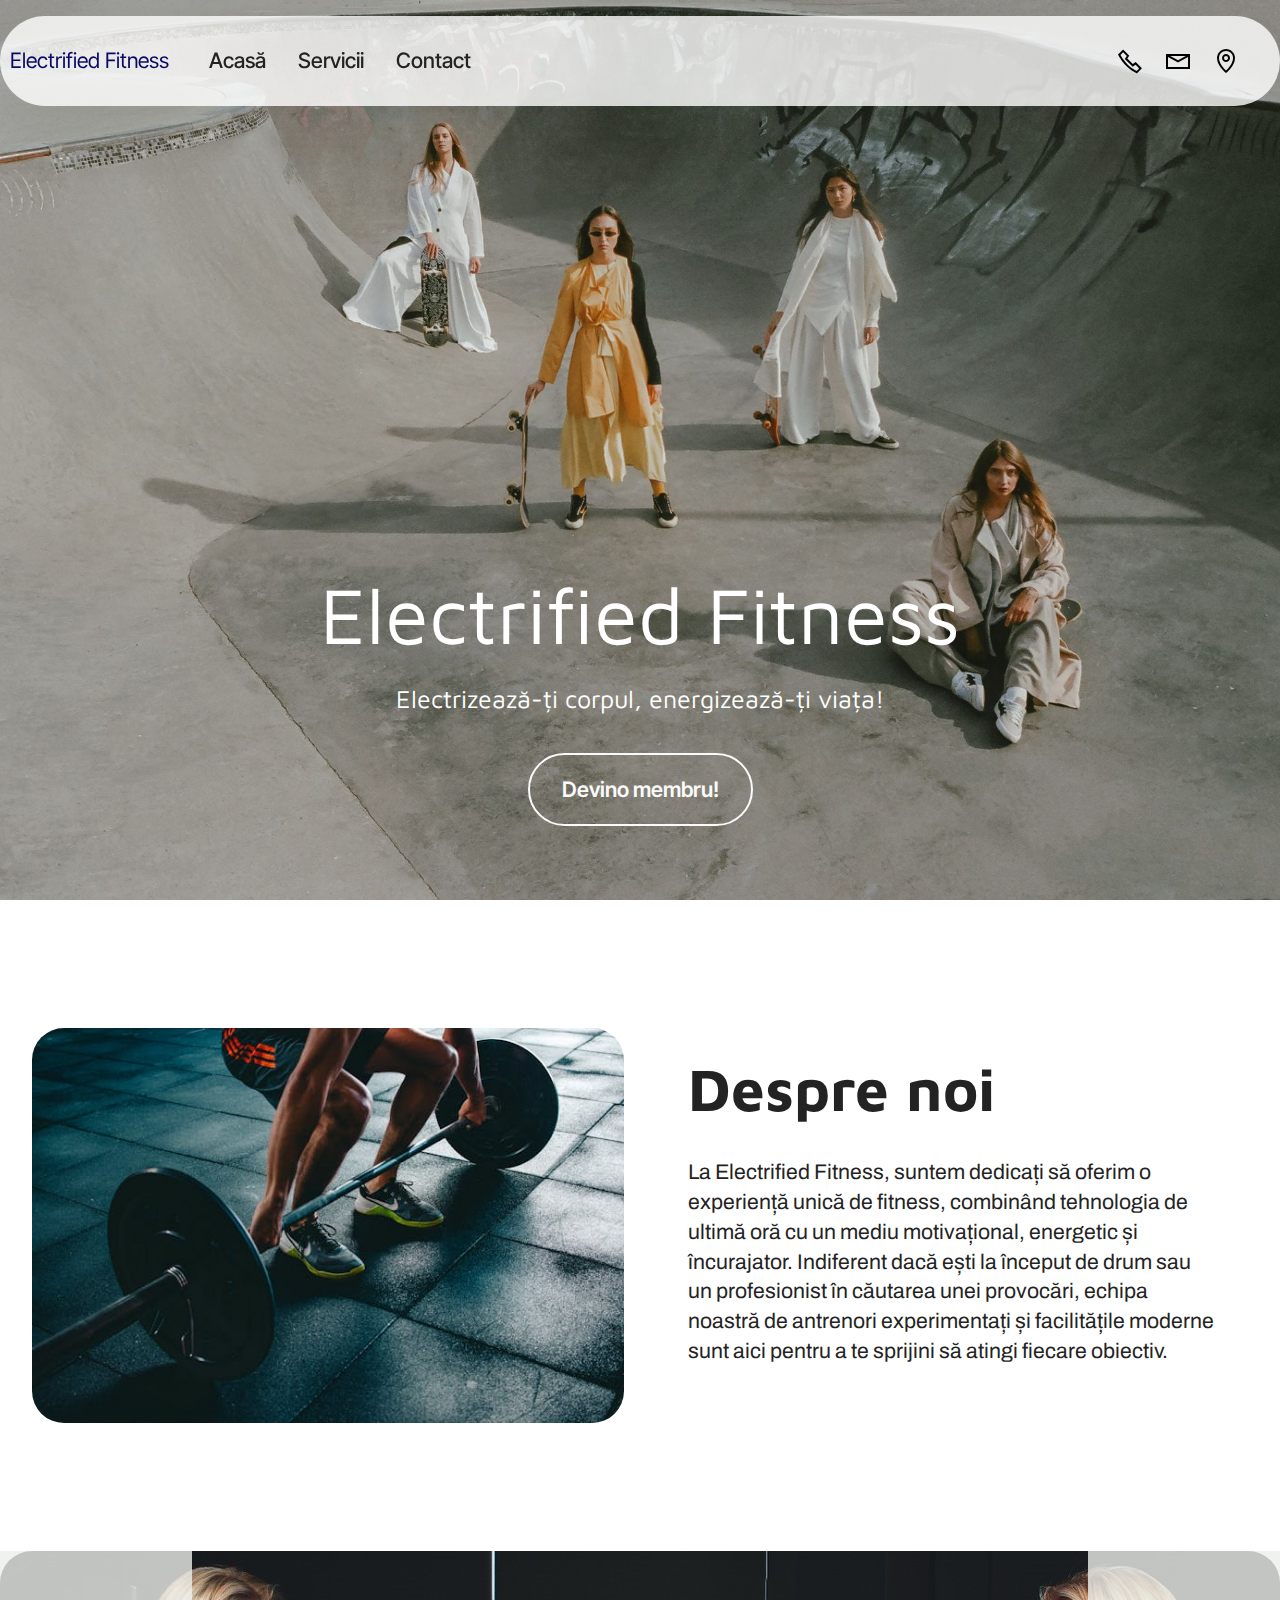
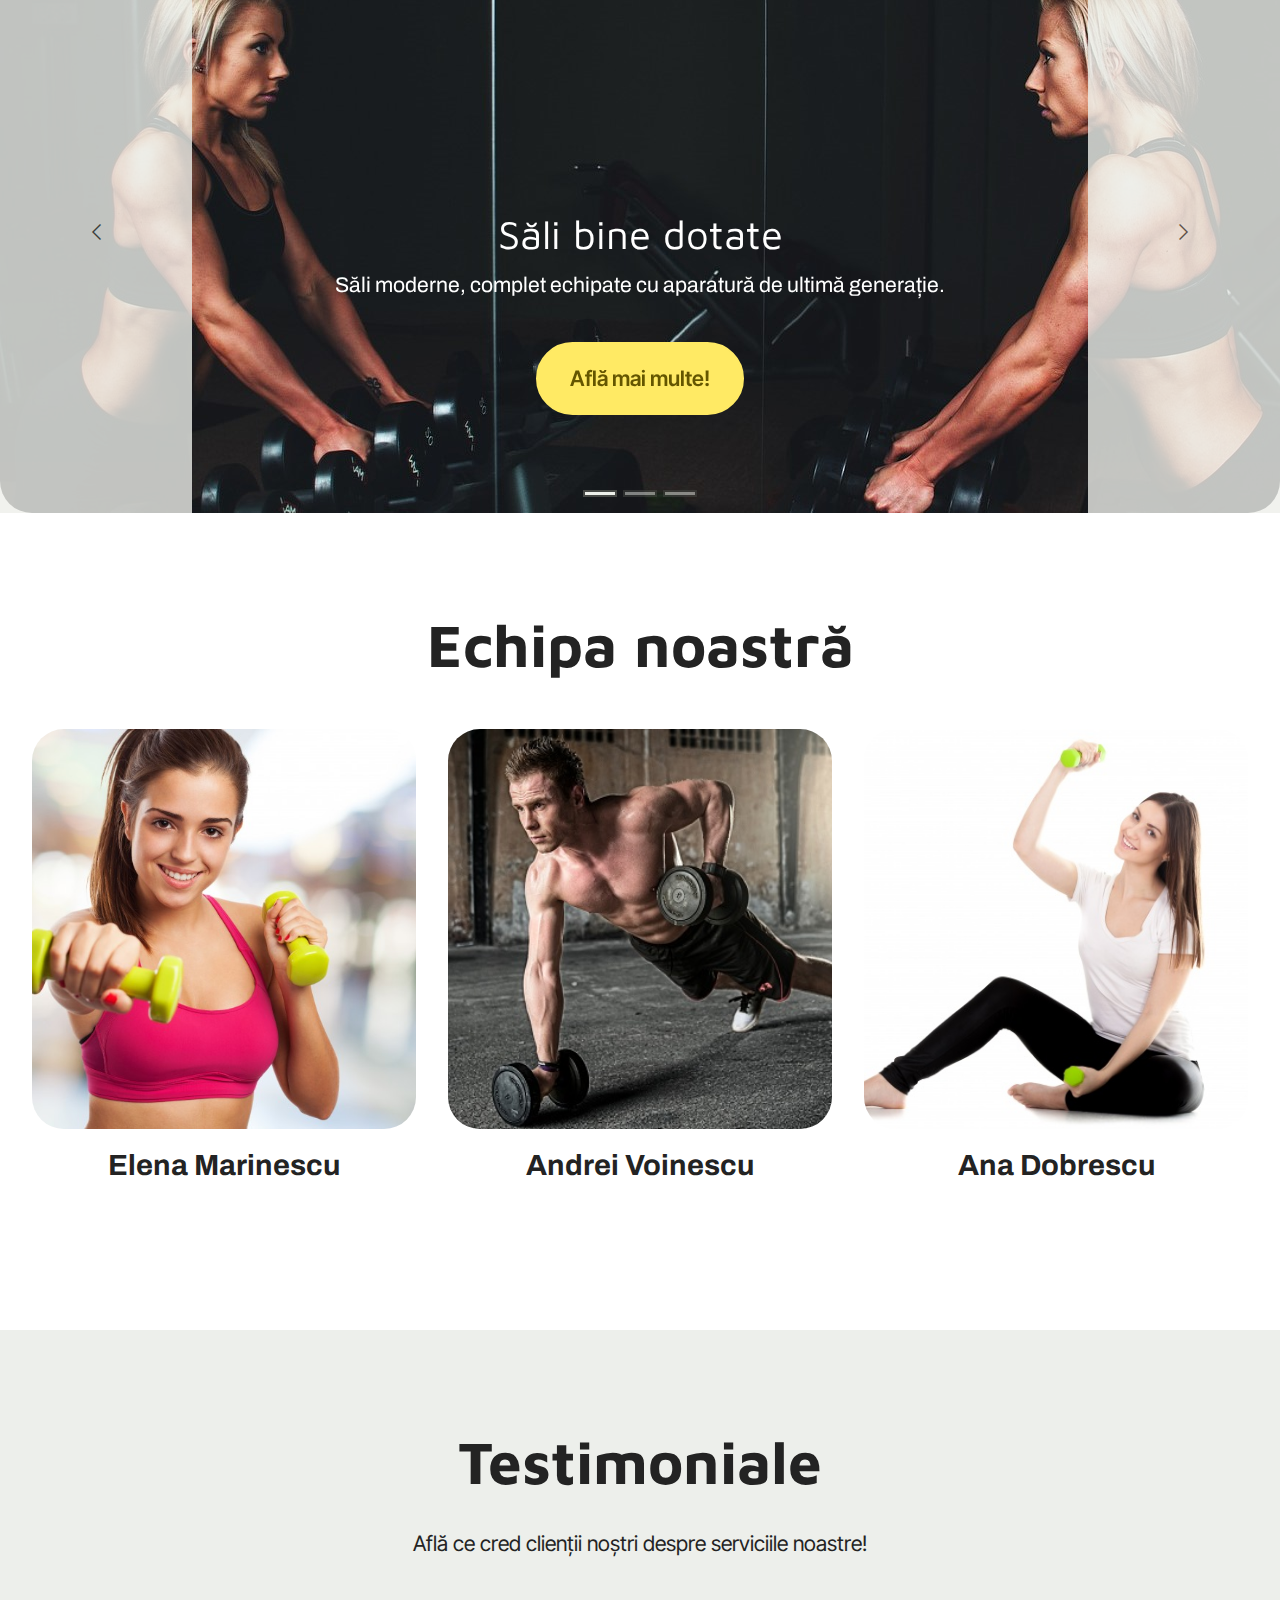
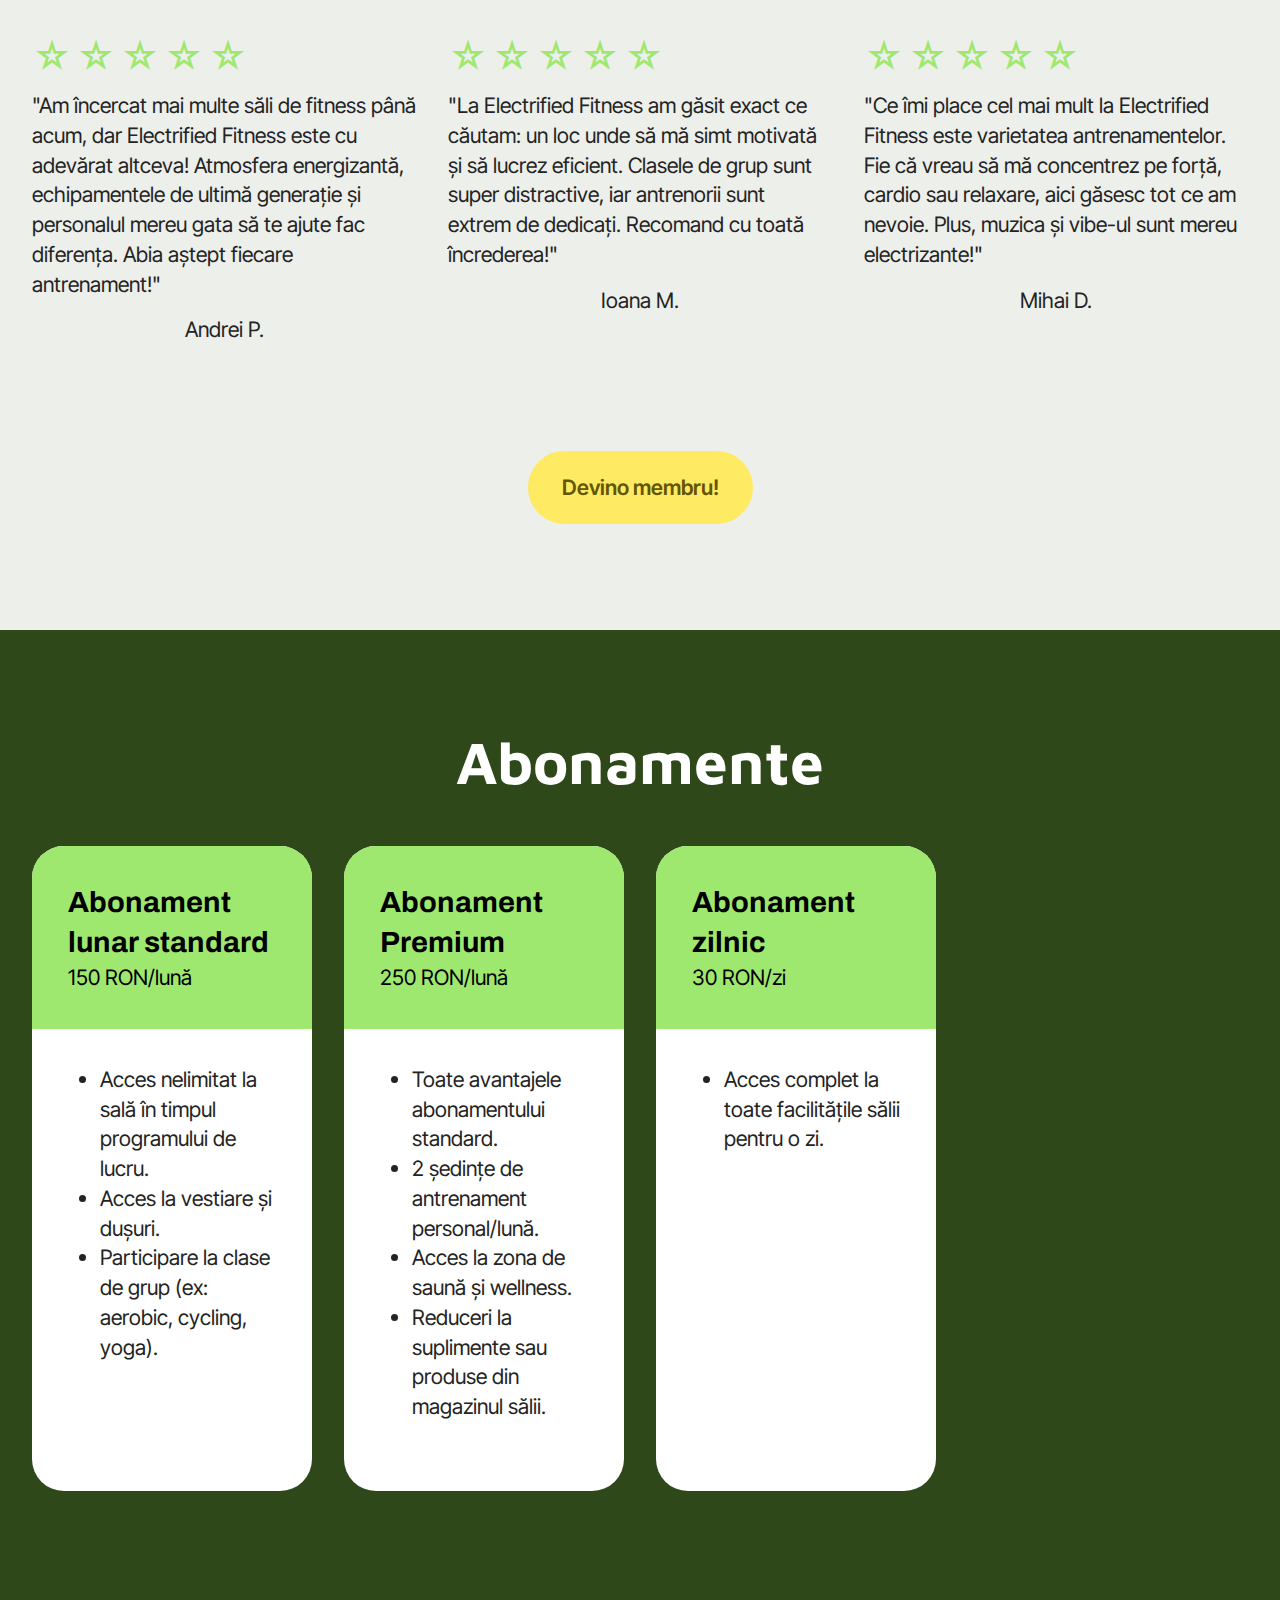
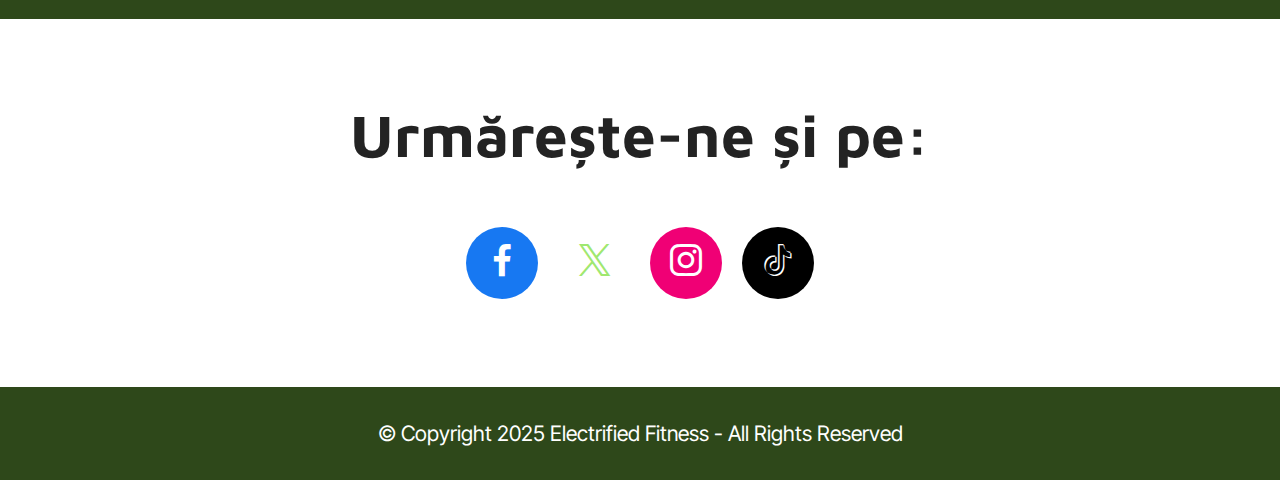
<file: index.html>
<!DOCTYPE html>
<html lang="ro">
<head>
  
  <meta charset="UTF-8">
  <meta name="author" content="Orșanu Iulia-Marina">
  <meta name="keywords" content="fitness, sală">
  <meta name="description" content="Electrified Fitness - O sală de fitness dedicată transformării tale, unde te susținem cu echipamente de top, antrenamente personalizate și un mediu care te inspiră să depășești orice limită.">
  <meta name="viewport" content="width=device-width, initial-scale=1, minimum-scale=1">

  <link rel="shortcut icon" href="person-running.jpg" type="image/x-icon">

  <link rel="preconnect" href="https://fonts.googleapis.com">
  <link rel="preconnect" href="https://fonts.gstatic.com" crossorigin>
  <link href="https://fonts.googleapis.com/css2?family=Aleo:ital,wght@0,100..900;1,100..900&family=Archivo+Narrow:ital,wght@0,400..700;1,400..700&family=Archivo:ital,wght@0,100..900;1,100..900&family=Audiowide&family=Coda:wght@400;800&family=Exo+2:ital,wght@0,100..900;1,100..900&family=Gelasio:ital,wght@0,400..700;1,400..700&family=Maven+Pro:wght@400..900&family=Orbitron:wght@400..900&display=swap" rel="stylesheet">

  <link rel="preconnect" href="https://fonts.googleapis.com">
  <link rel="preconnect" href="https://fonts.gstatic.com" crossorigin>
  <link href="https://fonts.googleapis.com/css2?family=Aleo:ital,wght@0,100..900;1,100..900&family=Archivo+Narrow:ital,wght@0,400..700;1,400..700&family=Archivo:ital,wght@0,100..900;1,100..900&family=Audiowide&family=Coda:wght@400;800&family=Exo+2:ital,wght@0,100..900;1,100..900&family=Gelasio:ital,wght@0,400..700;1,400..700&family=Maven+Pro:wght@400..900&family=Orbitron:wght@400..900&display=swap" rel="stylesheet">

  <link rel="stylesheet" href="assets/web/assets/mobirise-icons2/mobirise2.css">
  <link rel="stylesheet" href="assets/bootstrap/css/bootstrap.min.css">
  <link rel="stylesheet" href="assets/bootstrap/css/bootstrap-grid.min.css">
  <link rel="stylesheet" href="assets/bootstrap/css/bootstrap-reboot.min.css">
  <link rel="stylesheet" href="assets/parallax/jarallax.css">
  <link rel="stylesheet" href="assets/dropdown/css/style.css">
  <link rel="stylesheet" href="assets/socicon/css/styles.css">
  <link rel="stylesheet" href="assets/theme/css/style.css">
  <link rel="preload" href="https://fonts.googleapis.com/css2?family=Inter+Tight:wght@400;700&display=swap&display=swap" as="style" onload="this.onload=null;this.rel='stylesheet'">
  <noscript><link rel="stylesheet" href="https://fonts.googleapis.com/css2?family=Inter+Tight:wght@400;700&display=swap&display=swap"></noscript>
  <link rel="preload" as="style" href="assets/mobirise/css/mbr-additional.css?v=VzykZX"><link rel="stylesheet" href="assets/mobirise/css/mbr-additional.css?v=VzykZX" type="text/css">
 
  <link href="style.css" rel="stylesheet">
  <title>Electrified Fitness</title>
</head>


<body>
  
<section data-bs-version="5.1" class="menu menu3 cid-uzoM6aMpAP" id="menu03-0">
	<nav class="navbar navbar-dropdown navbar-fixed-top navbar-expand-lg">
		<div class="container">
			<div class="navbar-brand">
					<p>
            <a href="index.html" class="logo-title-navbar d-flex display-4 mt-3">
              Electrified Fitness
            </a>
          </p>
				
			</div>
      
      <button class="navbar-toggler" type="button" data-toggle="collapse" data-bs-toggle="collapse" data-target="#navbarSupportedContent" data-bs-target="#navbarSupportedContent" aria-controls="navbarNavAltMarkup" aria-expanded="false" aria-label="Toggle navigation">
        <span class="navbar-toggler-icon"></span>
      </button>
  
			<div class="collapse navbar-collapse" id="navbarSupportedContent">
				<ul class="navbar-nav nav-dropdown nav-right" data-app-modern-menu="true"><li class="nav-item">
						<a class="nav-link link text-black display-4" href="index.html">Acasă</a>
					</li>
					<li class="nav-item">
						<a class="nav-link link text-black show display-4" href="servicii.html" aria-expanded="false">Servicii</a>
					</li>
					<li class="nav-item">
						<a class="nav-link link text-black display-4" href="contact.html">Contact</a>
					</li></ul>
				<div class="icons-menu">
					<a class="iconfont-wrapper" href="contact.html">
						<span class="p-2 mbr-iconfont mobi-mbri-phone mobi-mbri"></span>
					</a>
					<a class="iconfont-wrapper" href="contact.html">
						<span class="p-2 mbr-iconfont mobi-mbri-letter mobi-mbri"></span>
					</a>
					<a class="iconfont-wrapper" href="contact.html">
						<span class="p-2 mbr-iconfont mobi-mbri-map-pin mobi-mbri"></span>
					</a>
					
				</div>
				
			</div>
		</div>
	</nav>
</section>

<section data-bs-version="5.1" class="header16 cid-uzoM7s8Oeb mbr-fullscreen mbr-parallax-background" id="header17-1">
  <div class="container-fluid">
    <div class="row">
      <div class="content-wrap col-12 col-md-12">
        <h1 class="h1-title mb-4">Electrified Fitness</h1>
        <p class="slogan-text mb-4">Electrizează-ți corpul, energizează-ți viața!</p>
        <div class="mbr-section-btn"><a class="btn btn-white-outline display-7" href="contact.html">Devino membru!</a></div>
      </div>
    </div>
  </div>
</section>

<section data-bs-version="5.1" class="start article2 cid-uzoMl8EUOg" id="article02-2">
	<div class="container">
		<div class="row justify-content-center">
			<div class="col-12 col-md-12 col-lg-6 image-wrapper">
				<img class="w-100" src="pexels-man-heavy.jpg" alt="n această imagine, o persoană ridică o bară de haltere într-o sală de sport. Persoana este în poziție de ridicare, ținând bara cu ambele mâini, pregătită pentru exercițiul fizic.">
			</div>
			<div class="col-12 col-md-12 col-lg">
				<div class="text-wrapper align-left">
					<h2 class="h2-title mb-4 display-2">Despre noi</h2>
					<p class="h2-section-text align-left mb-4 display-7">La Electrified Fitness, suntem dedicați să oferim o experiență unică de fitness, combinând tehnologia de ultimă oră cu un mediu motivațional, energetic și încurajator. Indiferent dacă ești la început de drum sau un profesionist în căutarea unei provocări, echipa noastră de antrenori experimentați și facilitățile moderne sunt aici pentru a te sprijini să atingi fiecare obiectiv.</p>
				</div>
			</div>
		</div>
	</div>
</section>


<section data-bs-version="5.1" class="slider3">
    <div class="carousel slide" data-interval="5000" data-bs-interval="5000">
        <ol class="carousel-indicators">
            <li data-slide-to="0" data-bs-slide-to="0" class="active" data-target="#uzoV2SiCL2" data-bs-target="#uzoV2SiCL2"></li>
            <li data-slide-to="1" data-bs-slide-to="1" data-target="#uzoV2SiCL2" data-bs-target="#uzoV2SiCL2"></li>
            <li data-slide-to="2" data-bs-slide-to="2" data-target="#uzoV2SiCL2" data-bs-target="#uzoV2SiCL2"></li>
        </ol>
        <div class="carousel-inner">
            <div class="carousel-item slider-image item active">
                <div class="item-wrapper">
                    <img class="d-block w-100" src="training-828726_1280.jpg" alt="O femeie antrenată, îmbrăcată în echipament sportiv negru, ține gantere într-o sală de fitness. Ea se privește în oglindă, concentrată, într-o poziție de antrenament.">
                    
                    <div class="carousel-caption">
                        <p class="title-slider mb-3 display-5">
                          Săli bine dotate
                        </p>
                        <p class="text-slider mb-4 display-7">Săli moderne, complet echipate cu aparatură de ultimă generație.</p>
                        <div class="mbr-section-btn mb-5">
                          <a class="btn btn-danger display-7" href="servicii.html">Află mai multe!</a>
                        </div>     
                    </div>
                </div>
            </div>

            <div class="carousel-item slider-image item">
                <div class="item-wrapper">
                    <img class="d-block w-100" src="pexels-pixabay-414029.jpg" alt="O femeie execută un exercițiu de suspensie folosind benzi TRX, lucrând intens partea superioară a corpului. Alături, un antrenor îmbrăcat în tricou galben o urmărește atent.">
                    
                    <div class="carousel-caption">
                        <p class="title-slider mb-3 display-5">
                            Servicii
                        </p>
                        <p class="text-slider mb-4 display-7">Oferă antrenamente personalizate, echipamente de top și clase variate pentru toate nivelurile!</p>
                        <div class="mbr-section-btn mb-5">
                          <a class="btn btn-danger display-7" href="servicii.html">Află mai multe!</a>
                        </div>     
                    </div>
                </div>
            </div>
            <div class="carousel-item slider-image item">
                <div class="item-wrapper">
                    <img class="d-block w-100" src="sport-2250970_640.jpg" alt="O femeie face un exercițiu de abdomene pe o saltea de antrenament, fiind concentrată și în formă fizică bună. Ea își susține capul cu mâinile și își ridică trunchiul pentru a activa mușchii abdominali.">
                    
                    <div class="carousel-caption">
                        <p class="title-slider mb-3 display-5">
                            Antrenamente de slăbire
                        </p>
                        <p class="text-slider mb-4 display-7">Antrenamentele de slăbire de la Electrified Fitness sunt intense, eficiente și personalizate pentru rezultate garantate!</p>
                        <div class="mbr-section-btn mb-5">
                          <a class="btn btn-danger display-7" href="servicii.html">Află mai multe!</a>
                        </div> 
                    </div>
                </div>
            </div>
        </div>
        <div>
          <a class="carousel-control carousel-control-prev" role="button" data-slide="prev" data-bs-slide="prev" href="#uzoV2SiCL2">
            <span class="mobi-mbri mobi-mbri-arrow-prev" aria-hidden="true"></span>
            <span class="sr-only visually-hidden">Previous</span>
          </a>
          <a class="carousel-control carousel-control-next" role="button" data-slide="next" data-bs-slide="next" href="#uzoV2SiCL2">
            <span class="mobi-mbri mobi-mbri-arrow-next" aria-hidden="true"></span>
            <span class="sr-only visually-hidden">Next</span>
          </a>
        </div>
    </div>
</section>


<section data-bs-version="5.1" class="people03 cid-uzoMqjmcpt" id="people03-4">
	<div class="container">
		<div class="row justify-content-center">
			<div class="col-12 content-head">
				<div class="mbr-section-head mb-5">
					<h2 class="h2-title align-center mb-0 display-2">Echipa noastră</h2>
				</div>
			</div>
		</div>

		<div class="row">
			<div class="item features-image col-12 col-md-6 col-lg-4">
				<div class="item-wrapper">
					<div class="item-img mb-3">
						<img src="woman-with-dumbbells.jpg" alt="Femeie cu gantere în mână">
					</div>
					<div class="item-content align-left">
						<p class="item-title display-5">Elena Marinescu</p>
					</div>
				</div>
			</div>

			<div class="item features-image col-12 col-md-6 col-lg-4">
				<div class="item-wrapper">
					<div class="item-img mb-3">
						<img src="people-2604149_1280.jpg" alt="Bărbat care face flotări și are gantere în mâini">
					</div>
					<div class="item-content align-left">
						<p class="item-title display-5">Andrei Voinescu</p>
					</div>
				</div>
			</div>

			<div class="item features-image col-12 col-md-6 col-lg-4">
				<div class="item-wrapper">
					<div class="item-img mb-3">
						<img src="young-woman-working-out.jpg" alt="O femeie pe un fundal alb care stă pe jos">
					</div>
					<div class="item-content align-left">
						<p class="item-title display-5">Ana Dobrescu</p>	
					</div>	
				</div>
			</div>
		</div>
	</div>
</section>

<section data-bs-version="5.1" class="people02 cid-uzoMtabzVh" id="people02-5">
	<div class="container">
		<div class="row mb-5 justify-content-center">
			<div class="col-12 content-head">
				<h2 class="h2-title align-center mb-4 display-2">
					Testimoniale
				</h2>
				<p class="mbr-section-subtitle align-center mb-4 display-7">Află ce cred clienții noștri despre serviciile noastre!</p>
			</div>
		</div>
		<div class="row">
				<div class="item features-without-image col-12 col-md-6 col-lg-4 mb-5">
					<div class="item-wrapper">
						<div class="card-box align-center">
							<div class="iconfont-wrapper mb-3">
								<span class="mbr-iconfont mobi-mbri-star mobi-mbri"></span>
                <span class="mbr-iconfont mobi-mbri-star mobi-mbri"></span>
                <span class="mbr-iconfont mobi-mbri-star mobi-mbri"></span>
                <span class="mbr-iconfont mobi-mbri-star mobi-mbri"></span>
                <span class="mbr-iconfont mobi-mbri-star mobi-mbri"></span>
							</div>
							<p class="card-title mb-3 display-7">"Am încercat mai multe săli de fitness până acum, dar Electrified Fitness este cu adevărat altceva! Atmosfera energizantă, echipamentele de ultimă generație și personalul mereu gata să te ajute fac diferența. Abia aștept fiecare antrenament!"</p>
							<p class="card-text mb-0 display-7">
								Andrei P.
							</p>
						</div>
					</div>
				</div>
				<div class="item features-without-image col-12 col-md-6 col-lg-4 mb-5">
					<div class="item-wrapper">
						<div class="card-box align-center">
							<div class="iconfont-wrapper mb-3">
								<span class="mbr-iconfont mobi-mbri-star mobi-mbri"></span>
								<span class="mbr-iconfont mobi-mbri-star mobi-mbri"></span>
								<span class="mbr-iconfont mobi-mbri-star mobi-mbri"></span>
								<span class="mbr-iconfont mobi-mbri-star mobi-mbri"></span>
								<span class="mbr-iconfont mobi-mbri-star mobi-mbri"></span>
							</div>
							<p class="card-title mb-3 display-7">"La Electrified Fitness am găsit exact ce căutam: un loc unde să mă simt motivată și să lucrez eficient. Clasele de grup sunt super distractive, iar antrenorii sunt extrem de dedicați. Recomand cu toată încrederea!"</p>
							<p class="card-text mb-0 display-7">
								Ioana M.
							</p>
						</div>
					</div>
				</div>
				<div class="item features-without-image col-12 col-md-6 col-lg-4 mb-5">
					<div class="item-wrapper">
						<div class="card-box align-center">
							<div class="iconfont-wrapper mb-3">
								<span class="mbr-iconfont mobi-mbri-star mobi-mbri"></span>
								<span class="mbr-iconfont mobi-mbri-star mobi-mbri"></span>
								<span class="mbr-iconfont mobi-mbri-star mobi-mbri"></span>
								<span class="mbr-iconfont mobi-mbri-star mobi-mbri"></span>
								<span class="mbr-iconfont mobi-mbri-star mobi-mbri"></span>
							</div>
							<p class="card-title mb-3 display-7">"Ce îmi place cel mai mult la Electrified Fitness este varietatea antrenamentelor. Fie că vreau să mă concentrez pe forță, cardio sau relaxare, aici găsesc tot ce am nevoie. Plus, muzica și vibe-ul sunt mereu electrizante!"</p>
							<p class="card-text mb-0 display-7">
								Mihai D.
							</p>
						</div>
					</div>
				</div>
			</div>
		<div class="row mt-0 mt-md-5">
			<div class="col-12 align-center">
				<div class="mbr-section-btn"><a class="btn btn-danger display-7" href="contact.html">Devino membru!</a></div>
			</div>
		</div>
	</div>
</section>



<section data-bs-version="5.1" class="pricing cid-uzoMvGTDFx">
  <div class="container">
    <div class="row justify-content-center">
      <div class="col-12 content-head">
        <div class="mbr-section-head mb-5">
          <h2 class="h2-title-abonamente align-center mb-0 display-2">
            Abonamente
          </h2> 
        </div>
      </div>
    </div>

    <div class="row"> 
      <div class="item features-without-image col-12 col-md-6 col-lg-3 item-mb">
        <div class="item-wrapper">
          <div class="item-head">
            <h3 class="item-title mb-0 display-5">Abonament lunar standard</h3>
            <p class="item-subtitle mt-0 mb-0 display-7">150 RON/lună</p>
          </div>
          <div class="item-content">
            <ul class="display-7">
              <li>Acces nelimitat la sală în timpul programului de lucru.</li>
              <li>Acces la vestiare și dușuri.</li>
              <li>Participare la clase de grup (ex: aerobic, cycling, yoga).</li>
            </ul>
          </div>
        </div>
      </div>

      <div class="item features-without-image col-12 col-md-6 col-lg-3 item-mb">
        <div class="item-wrapper">
          <div class="item-head">
            <h3 class="item-title mb-0 display-5">Abonament Premium</h3>
            <p class="item-subtitle mt-0 mb-0 display-7">250 RON/lună</p>
          </div>
          <div class="item-content">
            <ul class="display-7">
              <li>Toate avantajele abonamentului standard.</li>
              <li>2 ședințe de antrenament personal/lună.</li>
              <li>Acces la zona de saună și wellness.</li>
              <li>Reduceri la suplimente sau produse din magazinul sălii.</li>
            </ul>
          </div>
        </div>
      </div>

      <div class="item features-without-image col-12 col-md-6 col-lg-3 item-mb">
        <div class="item-wrapper">
          <div class="item-head">
            <h3 class="item-title mb-0 display-5">Abonament zilnic</h3>
            <p class="item-subtitle mt-0 mb-0 display-7">30 RON/zi</p>
          </div>
          <div class="item-content">
            <ul class="display-7">
              <li>Acces complet la toate facilitățile sălii pentru o zi.</li>
            </ul>
          </div>
        </div>
      </div>
    </div>
  </div>
</section>

<section data-bs-version="5.1" class="social4 cid-uzoMAixJSq" id="social04-7">
    <div class="container">
        <div class="media-container-row">
            <div class="col-12">
                <h2 class="h2-title align-center mb-5 mbr-fonts-style display-2">Urmărește-ne și pe:</h2>
                <div class="social-list align-center">
                    <a class="iconfont-wrapper bg-facebook m-2" href="https://www.facebook.com/?locale=ro_RO" target="_blank">
                        <span class="socicon-facebook socicon"></span>
                    </a>
                    <a class="iconfont-wrapper bg-x m-2" href="https://x.com/?lang=ro&mx=2" target="_blank">
                        <span class="socicon-twitter socicon"></span>
                    </a>
                    <a class="iconfont-wrapper bg-instagram m-2" href="https://www.instagram.com/" target="_blank">
                        <span class="socicon-instagram socicon"></span>
                    </a>
                    <a class="iconfont-wrapper bg-tiktok m-2" href="https://www.tiktok.com/en/" target="_blank">
                        <span class="socicon-tiktok socicon"></span>
                    </a>  
                </div>
            </div>
        </div>
    </div>
</section>

<section data-bs-version="5.1" class="footer4 cid-uzoMC4kwP8" id="footer04-8">
    <div class="container">
        <div class="media-container-row align-center mbr-white">
            <div class="col-12">
                <p class="mbr-text mb-0 mbr-fonts-style display-7">
                    © Copyright 2025 Electrified Fitness - All Rights Reserved
                </p>
            </div>
        </div>
    </div>   
</section>

</body>
</html>
</file>
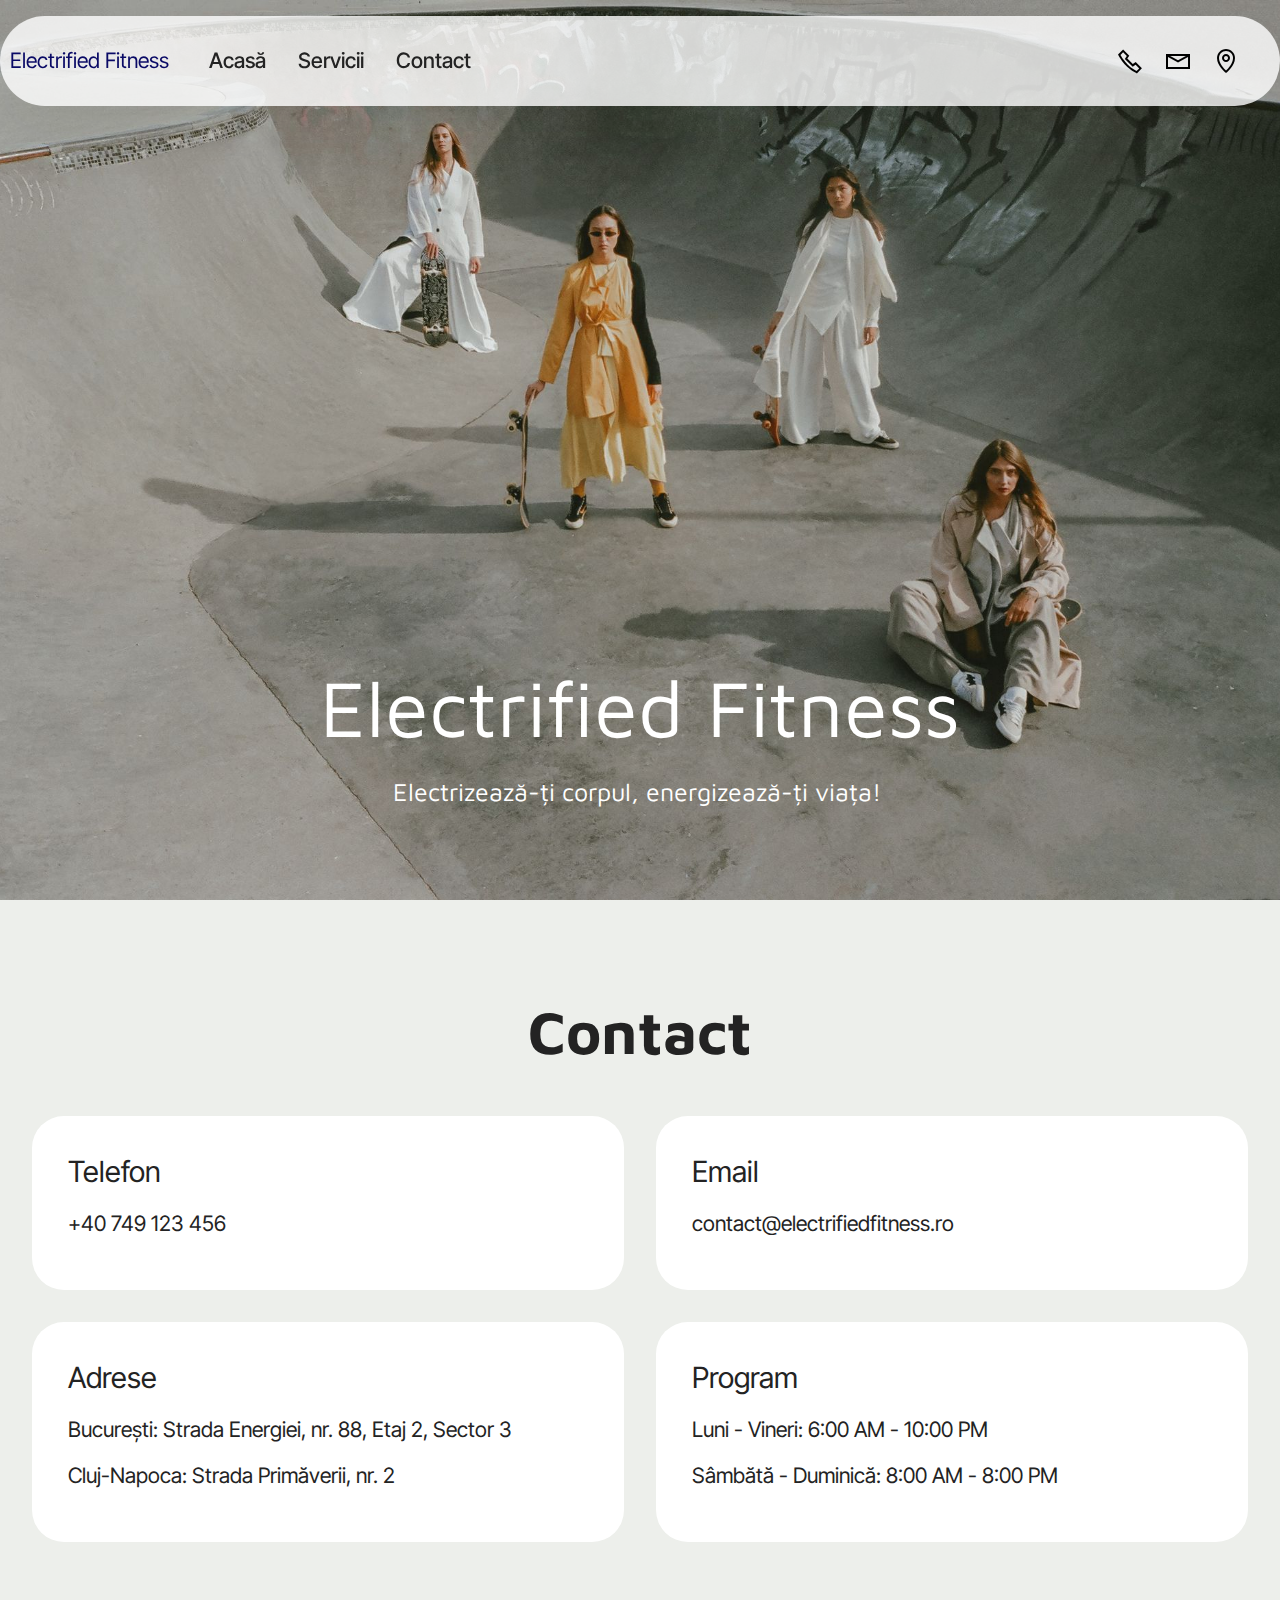
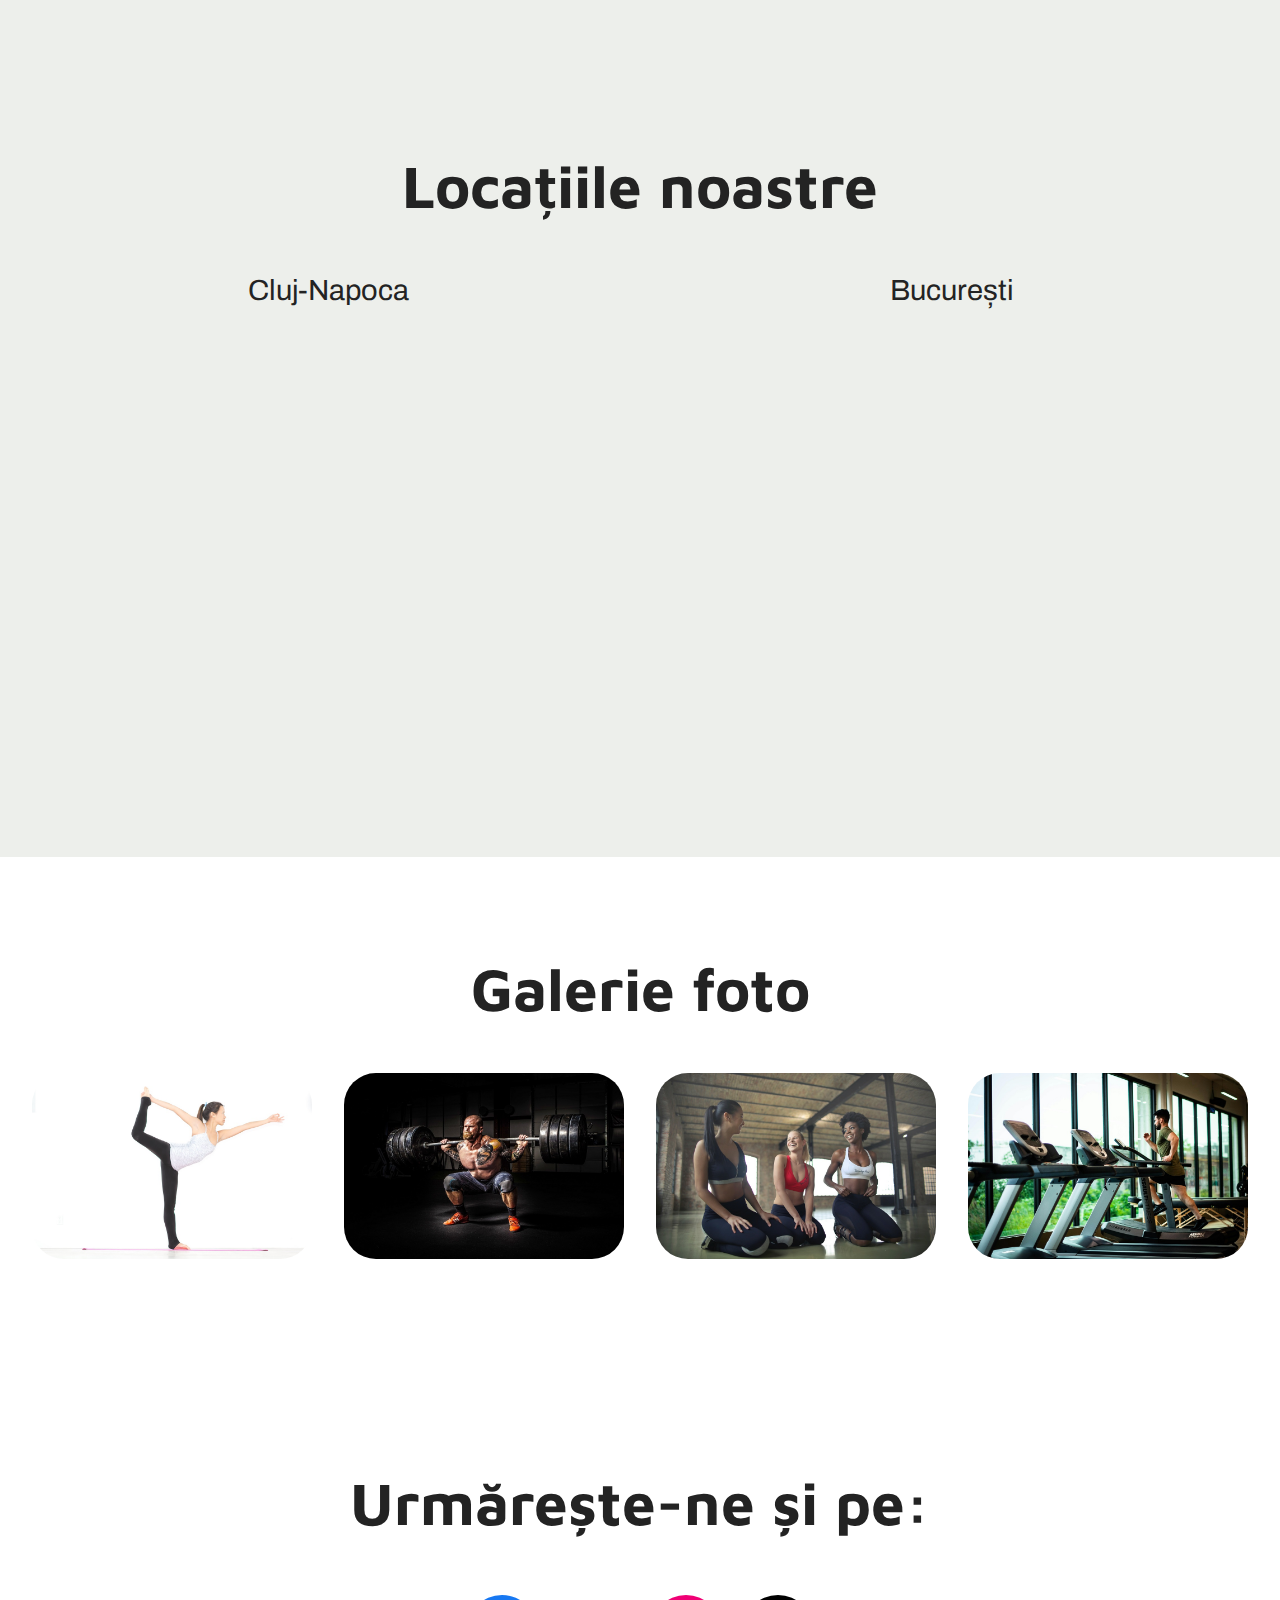
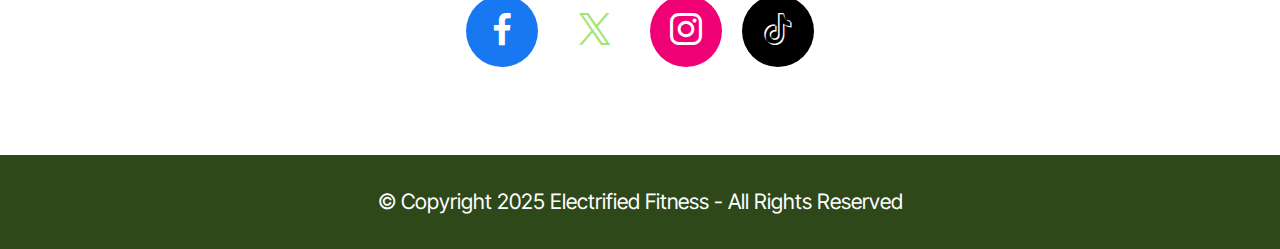
<file: contact.html>
<!DOCTYPE html>
<html lang="ro" >
<head>
  
  <meta charset="UTF-8">
  <meta name="author" content="Orșanu Iulia-Marina">
  <meta name="keywords" content="fitness, sală">
  <meta name="description" content="Electrified Fitness - O sală de fitness dedicată transformării tale, unde te susținem cu echipamente de top, antrenamente personalizate și un mediu care te inspiră să depășești orice limită.">
  <meta name="viewport" content="width=device-width, initial-scale=1, minimum-scale=1">
  
  <link rel="shortcut icon" href="person-running.jpg" type="image/x-icon">

  <link rel="preconnect" href="https://fonts.googleapis.com">
  <link rel="preconnect" href="https://fonts.gstatic.com" crossorigin>
  <link href="https://fonts.googleapis.com/css2?family=Aleo:ital,wght@0,100..900;1,100..900&family=Archivo+Narrow:ital,wght@0,400..700;1,400..700&family=Archivo:ital,wght@0,100..900;1,100..900&family=Audiowide&family=Coda:wght@400;800&family=Exo+2:ital,wght@0,100..900;1,100..900&family=Gelasio:ital,wght@0,400..700;1,400..700&family=Maven+Pro:wght@400..900&family=Orbitron:wght@400..900&display=swap" rel="stylesheet">

  <link rel="preconnect" href="https://fonts.googleapis.com">
  <link rel="preconnect" href="https://fonts.gstatic.com" crossorigin>
  <link href="https://fonts.googleapis.com/css2?family=Aleo:ital,wght@0,100..900;1,100..900&family=Archivo+Narrow:ital,wght@0,400..700;1,400..700&family=Archivo:ital,wght@0,100..900;1,100..900&family=Audiowide&family=Coda:wght@400;800&family=Exo+2:ital,wght@0,100..900;1,100..900&family=Gelasio:ital,wght@0,400..700;1,400..700&family=Maven+Pro:wght@400..900&family=Orbitron:wght@400..900&display=swap" rel="stylesheet">
  
  <link rel="stylesheet" href="assets/web/assets/mobirise-icons2/mobirise2.css">
  <link rel="stylesheet" href="assets/bootstrap/css/bootstrap.min.css">
  <link rel="stylesheet" href="assets/bootstrap/css/bootstrap-grid.min.css">
  <link rel="stylesheet" href="assets/bootstrap/css/bootstrap-reboot.min.css">
  <link rel="stylesheet" href="assets/parallax/jarallax.css">
  <link rel="stylesheet" href="assets/dropdown/css/style.css">
  <link rel="stylesheet" href="assets/socicon/css/styles.css">
  <link rel="stylesheet" href="assets/theme/css/style.css">
  <link rel="preload" href="https://fonts.googleapis.com/css2?family=Inter+Tight:wght@400;700&display=swap&display=swap" as="style" onload="this.onload=null;this.rel='stylesheet'">
  <noscript><link rel="stylesheet" href="https://fonts.googleapis.com/css2?family=Inter+Tight:wght@400;700&display=swap&display=swap"></noscript>
  <link rel="preload" as="style" href="assets/mobirise/css/mbr-additional.css?v=pYT2sg"><link rel="stylesheet" href="assets/mobirise/css/mbr-additional.css?v=pYT2sg" type="text/css">

  
  <link href="style.css" rel="stylesheet">
  <title>Electrified Fitness</title>
</head>


<body>
  
  <section data-bs-version="5.1" class="menu menu3 cid-uzoR16fIZK" id="menu03-m">
	<nav class="navbar navbar-dropdown navbar-fixed-top navbar-expand-lg">
		<div class="container">
			<div class="navbar-brand">
				
				  <p>
            <a href="index.html" class="logo-title-navbar d-flex display-4 mt-3">
              Electrified Fitness
            </a>
          </p>
			</div>

			<button class="navbar-toggler" type="button" data-toggle="collapse" data-bs-toggle="collapse" data-target="#navbarSupportedContent" data-bs-target="#navbarSupportedContent" aria-controls="navbarNavAltMarkup" aria-expanded="false" aria-label="Toggle navigation">	
        <span class="navbar-toggler-icon"></span>
      </button>

			<div class="collapse navbar-collapse" id="navbarSupportedContent">
				<ul class="navbar-nav nav-dropdown nav-right" data-app-modern-menu="true">
          <li class="nav-item">
						<a class="nav-link link text-black display-4" href="index.html">Acasă</a>
					</li>
					<li class="nav-item">
						<a class="nav-link link text-black show display-4" href="servicii.html" aria-expanded="false">Servicii</a>
					</li>
					<li class="nav-item">
						<a class="nav-link link text-black display-4" href="contact.html">Contact</a>
					</li></ul>
				<div class="icons-menu">
					<a class="iconfont-wrapper" href="#telefon">
						<span class="p-2 mbr-iconfont mobi-mbri-phone mobi-mbri"></span>
					</a>
					<a class="iconfont-wrapper" href="#email">
						<span class="p-2 mbr-iconfont mobi-mbri-letter mobi-mbri"></span>
					</a>
					<a class="iconfont-wrapper" href="#locatie">
						<span class="p-2 mbr-iconfont mobi-mbri-map-pin mobi-mbri"></span>
					</a>
					
				</div>
				
			</div>
		</div>
	</nav>
</section>


<section data-bs-version="5.1" class="header16 cid-uzoStN5IMm mbr-fullscreen mbr-parallax-background" id="header17-o">
  <div class="container-fluid">
    <div class="row">
      <div class="content-wrap col-12 col-md-12">
        <h1 class="h1-title mb-4">Electrified Fitness</h1>
        <p class="slogan-text mb-4">Electrizează-ți corpul, energizează-ți viața!&nbsp;</p>
      </div>
    </div>
  </div>
</section>

<section data-bs-version="5.1" class="contacts01 cid-uzoSEQqg4J" id="contacts01-p">
    <div class="container">
        <div class="row justify-content-center">
            <div class="col-12 content-head">
                <div class="mbr-section-head mb-5">
                    <h2 class="h2-title align-center mb-0 display-2">Contact</h2> 
                </div>
            </div>
        </div>
        <div class="row">
            <div class="item features-without-image col-12 col-md-6 active">
                <div class="item-wrapper">
                    <div class="text-wrapper">
                        <h3 class="card-title mb-3 display-5" id="telefon">
                            Telefon
                        </h3>
                        <p class="display-7"> +40 749 123 456</p>
                    </div>
                </div>
            </div>
            <div class="item features-without-image col-12 col-md-6">
                <div class="item-wrapper">
                    <div class="text-wrapper">
                        <h3 class="card-title mb-3 display-5" id="email">
                            Email
                        </h3>
                        <p class="display-7">contact@electrifiedfitness.ro</p>
                    </div>
                </div>
            </div>
            <div class="item features-without-image col-12 col-md-6">
                <div class="item-wrapper">
                    <div class="text-wrapper">
                        <h3 class="card-title mb-3 display-5">
                            Adrese
                          </h3>
                        <p class="display-7">București: Strada Energiei, nr. 88, Etaj 2, Sector 3</p>
                        <p class="display-7">Cluj-Napoca: Strada Primăverii, nr. 2</p>
                    </div>
                </div>
            </div>
            <div class="item features-without-image col-12 col-md-6">
                <div class="item-wrapper">
                    <div class="text-wrapper">
                        <h3 class="card-title mb-3 display-5">
                          Program
                        </h3>
                        <p class="display-7">Luni - Vineri: 6:00 AM - 10:00 PM</p>
                        <p class="display-7">Sâmbătă - Duminică: 8:00 AM - 8:00 PM</p>
                    </div>
                </div>
            </div>
        </div>
    </div>
</section>

<section data-bs-version="5.1" class="contacts2 map1 cid-uzoSFY0CNg" id="map02-q">
	

	
	<div class="container">
		<div class="row justify-content-center">
			<div class="col-12 content-head">
				<div class="mbr-section-head mb-5">
					<h2 class="h2-title align-center mb-0 display-2">
						Locațiile noastre
          </h2>
				</div>
			</div>
		</div>
		<div class="row justify-content-center" id="locatie">
			<div class="map-wrapper col-12 col-md-6">
				<h3 class="h2-section-text mb-3 align-center mbr-fonts-style display-5">
					Cluj-Napoca
        </h3>
			  <iframe src="https://www.google.com/maps/embed?pb=!1m18!1m12!1m3!1d2733.327039238385!2d23.55444811284541!3d46.75844981872616!2m3!1f0!2f0!3f0!3m2!1i1024!2i768!4f13.1!3m3!1m2!1s0x47490e669b703b7d%3A0xba0c0d57f5435da!2sStrada%20Prim%C4%83verii%20Nr%202%2C%20Cluj-Napoca%20400540!5e0!3m2!1sro!2sro!4v1736934342015!5m2!1sro!2sro" width="600" height="450" style="border:0;" allowfullscreen="" loading="lazy" referrerpolicy="no-referrer-when-downgrade"></iframe>
      </div>  
			<div class="map-wrapper col-12 col-md-6">
				<h3 class="h2-section-text mb-3 align-center mbr-fonts-style display-5">
				  București
        </h3>
				<iframe src="https://www.google.com/maps/embed?pb=!1m18!1m12!1m3!1d2848.5472792018163!2d26.119160099999995!3d44.442448!2m3!1f0!2f0!3f0!3m2!1i1024!2i768!4f13.1!3m3!1m2!1s0x40b1ff33754a6df7%3A0xa22d2efca1aa3363!2sStrada%20Energiei%208%2C%20Bucure%C8%99ti%20030167!5e0!3m2!1sro!2sro!4v1734174014928!5m2!1sro!2sro" width="600" height="450" style="border:0;" allowfullscreen="" loading="lazy" referrerpolicy="no-referrer-when-downgrade"></iframe>
			</div>
		</div>
	</div>
</section>

<section data-bs-version="5.1" class="gallery3 cid-uzoSYGDnzR" id="gallery03-s">
    
    
    <div class="container-fluid">
      <div class="row justify-content-center">
        <div class="col-12 content-head">
          <div class="mbr-section-head mb-5">
            <h2 class="h2-title align-center mb-0 display-2">
              Galerie foto
            </h2>
          </div>
        </div>
      </div>
      <div class="row">
        <div class="item features-image col-12 col-md-6 col-lg-3">
          <div class="item-wrapper">
            <div class="item-img">
              <img src="action-energy-active-adult-373919.jpg" alt="În imagine se vede o femeie practicând yoga, executând o poziție de echilibru pe un picior pe un fundal alb" data-slide-to="0" data-bs-slide-to="0">
            </div>
          </div>
        </div>

        <div class="item features-image col-12 col-md-6 col-lg-3">
          <div class="item-wrapper">
            <div class="item-img">
              <img src="man-1282232_1280.jpg" alt="Imaginea arată un bărbat puternic, cu tatuaje, efectuând un exercițiu de genuflexiuni cu o halteră grea pe umeri." data-slide-to="1" data-bs-slide-to="1">
            </div>
          </div>
        </div>

        <div class="item features-image col-12 col-md-6 col-lg-3">
          <div class="item-wrapper">
            <div class="item-img">
              <img src="class3.jpg" alt="Imaginea prezintă trei femei tinere, îmbrăcate în echipament sportiv, care stau pe genunchi și râd împreună într-un spațiu luminos, probabil o sală de antrenament sau de yoga. Femeia din stânga are părul prins în coadă, iar cea din dreapta poartă o bustieră albă și are părul natural, voluminos. Femeia din mijloc, îmbrăcată în roșu, radiază bucurie." data-slide-to="2" data-bs-slide-to="2">
            </div>
            
          </div>
        </div>
        <div class="item features-image col-12 col-md-6 col-lg-3">
          <div class="item-wrapper">
            <div class="item-img">
              <img src="pexels-willpicturethis-1954524.jpg" alt="O sală de fitness cu benzi de alergat, cu un bărbat alergând pe una dintre benzi." data-slide-to="3" data-bs-slide-to="3">
            </div>
          </div>
        </div>
      </div>
    </div>
  </section>

<section data-bs-version="5.1" class="social4 cid-uzoT1riUVG" id="social04-t">
    
    
    

    <div class="container">
        <div class="media-container-row">
            <div class="col-12">
                <h2 class="h2-title align-center mb-5 mbr-fonts-style display-2" id="h2Title">Urmărește-ne și pe:</h2>
                <div class="social-list align-center">
                    <a class="iconfont-wrapper bg-facebook m-2 " href="https://www.facebook.com/?locale=ro_RO" target="_blank">
                        <span class="socicon-facebook socicon"></span>
                    </a>
                    <a class="iconfont-wrapper bg-x m-2" href="https://x.com/?lang=ro&mx=2" target="_blank">
                        <span class="socicon-twitter socicon"></span>
                    </a>
                    <a class="iconfont-wrapper bg-instagram m-2" href="https://www.instagram.com/" target="_blank">
                        <span class="socicon-instagram socicon"></span>
                    </a>
                    <a class="iconfont-wrapper bg-tiktok m-2" href="https://www.tiktok.com/en/" target="_blank">
                        <span class="socicon-tiktok socicon"></span>
                    </a>
                    
                    
                </div>
            </div>
        </div>
    </div>
</section>

  <section data-bs-version="5.1" class="footer4 cid-uzoQWnzAr2" id="footer04-n">
    <div class="container">
      <div class="media-container-row align-center mbr-white">
            <div class="col-12">
                <p class="mbr-text mb-0 mbr-fonts-style display-7">
                    © Copyright 2025 Electrified Fitness - All Rights Reserved
                </p>
            </div>
      </div>
    </div>
  </section>
   
</body>
</html>
</file>
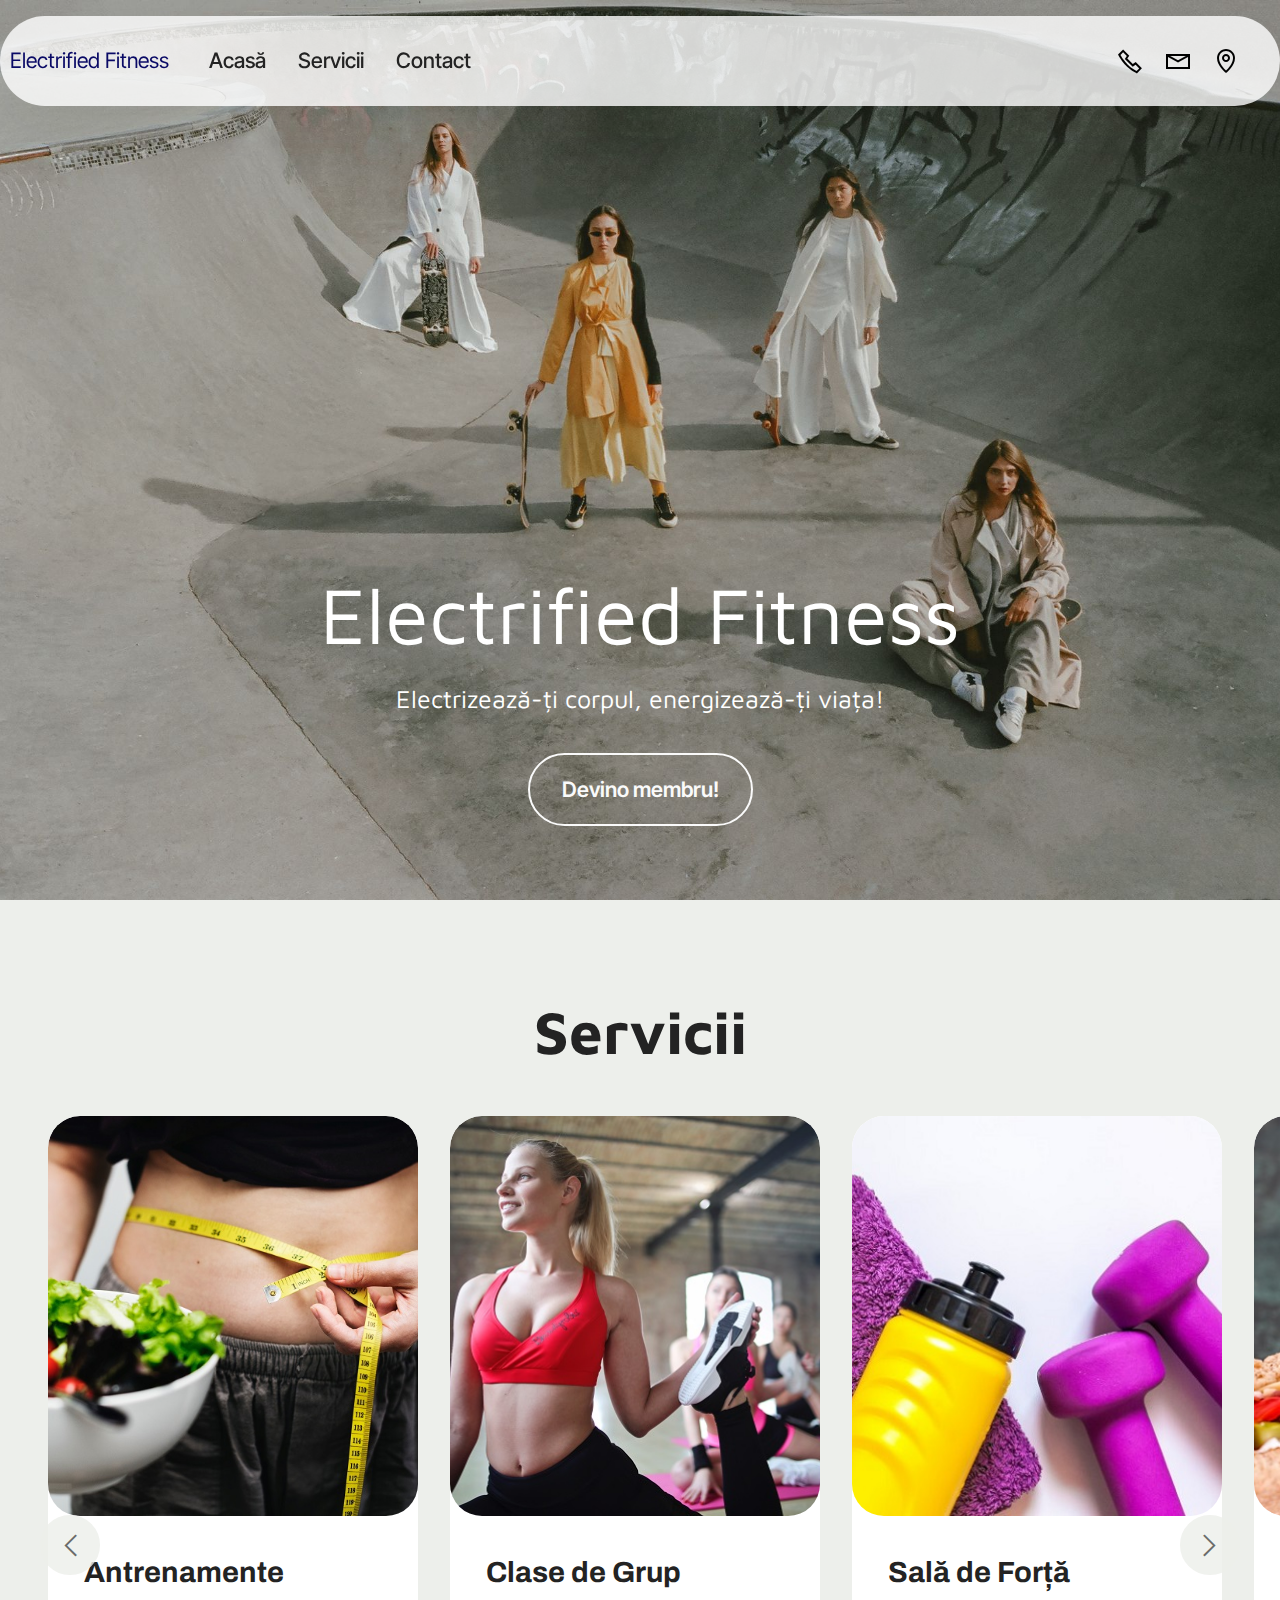
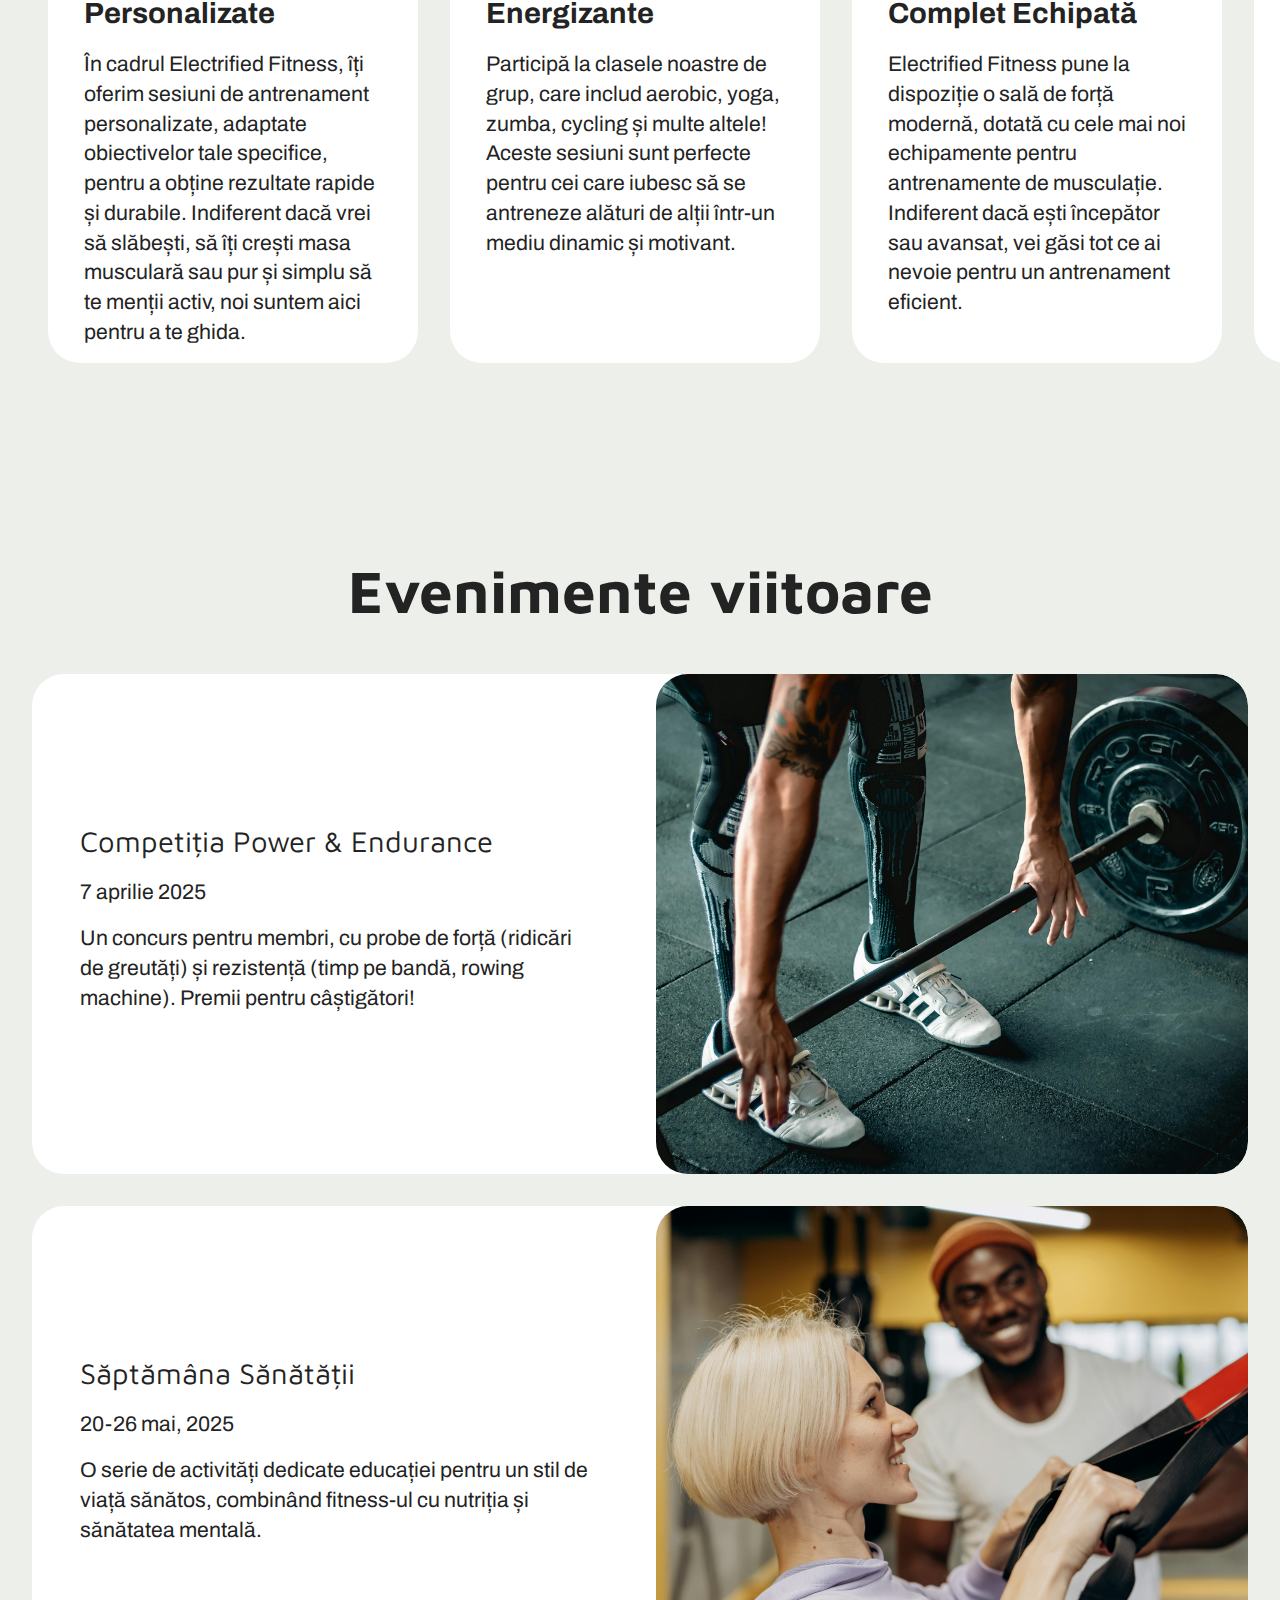
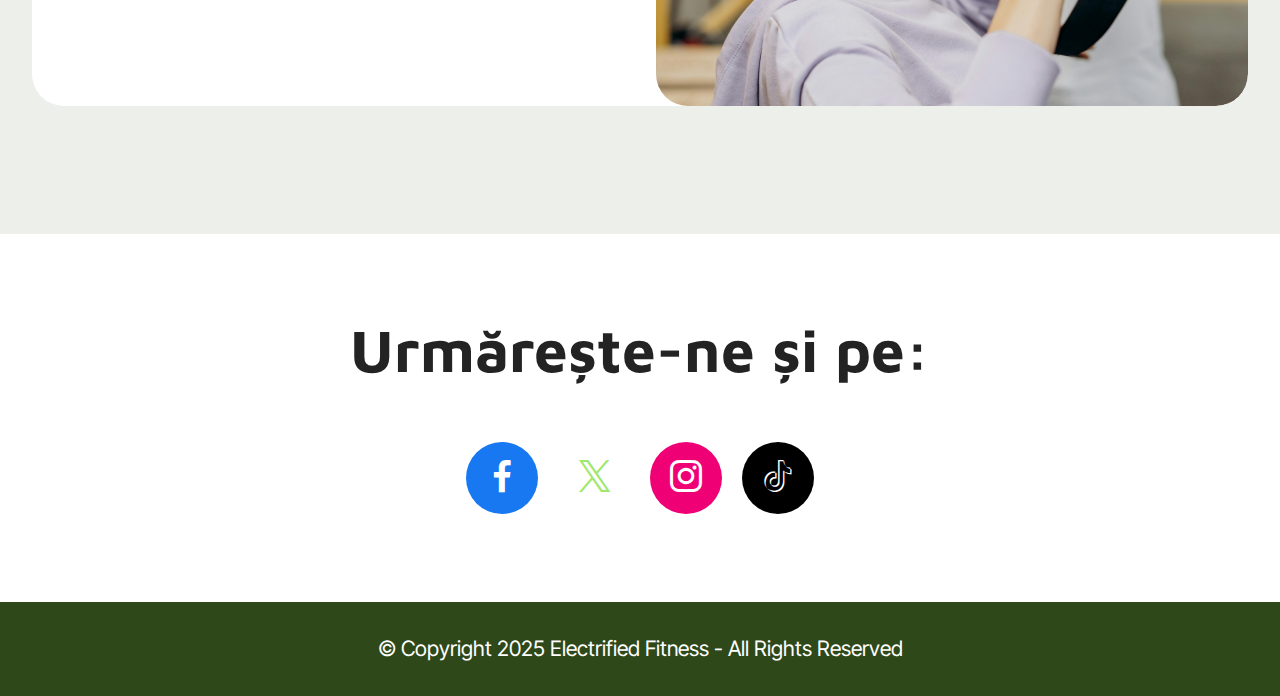
<file: servicii.html>
<!DOCTYPE html>
<html lang="ro" >
<head>
  
  <meta charset="UTF-8">
  <meta name="author" content="Orșanu Iulia-Marina">
  <meta name="keywords" content="fitness, sală">
  <meta name="description" content="Electrified Fitness - O sală de fitness dedicată transformării tale, unde te susținem cu echipamente de top, antrenamente personalizate și un mediu care te inspiră să depășești orice limită.">
  <meta name="viewport" content="width=device-width, initial-scale=1, minimum-scale=1">
  
  <link rel="shortcut icon" href="person-running.jpg" type="image/x-icon">

  <link rel="preconnect" href="https://fonts.googleapis.com">
  <link rel="preconnect" href="https://fonts.gstatic.com" crossorigin>
  <link href="https://fonts.googleapis.com/css2?family=Aleo:ital,wght@0,100..900;1,100..900&family=Archivo+Narrow:ital,wght@0,400..700;1,400..700&family=Archivo:ital,wght@0,100..900;1,100..900&family=Audiowide&family=Coda:wght@400;800&family=Exo+2:ital,wght@0,100..900;1,100..900&family=Gelasio:ital,wght@0,400..700;1,400..700&family=Maven+Pro:wght@400..900&family=Orbitron:wght@400..900&display=swap" rel="stylesheet">
  
  <link rel="stylesheet" href="assets/web/assets/mobirise-icons2/mobirise2.css">
  <link rel="stylesheet" href="assets/bootstrap/css/bootstrap.min.css">
  <link rel="stylesheet" href="assets/bootstrap/css/bootstrap-grid.min.css">
  <link rel="stylesheet" href="assets/bootstrap/css/bootstrap-reboot.min.css">
  <link rel="stylesheet" href="assets/parallax/jarallax.css">
  <link rel="stylesheet" href="assets/dropdown/css/style.css">
  <link rel="stylesheet" href="assets/socicon/css/styles.css">
  <link rel="stylesheet" href="assets/theme/css/style.css">
  <link rel="preload" href="https://fonts.googleapis.com/css2?family=Inter+Tight:wght@400;700&display=swap&display=swap" as="style" onload="this.onload=null;this.rel='stylesheet'">
  <noscript><link rel="stylesheet" href="https://fonts.googleapis.com/css2?family=Inter+Tight:wght@400;700&display=swap&display=swap"></noscript>
  <link rel="preload" as="style" href="assets/mobirise/css/mbr-additional.css?v=oVLMzh"><link rel="stylesheet" href="assets/mobirise/css/mbr-additional.css?v=oVLMzh" type="text/css">

  
  <link href="style.css" rel="stylesheet">
  <title>Electrified Fitness</title>
</head>
<body>
  
  <section data-bs-version="5.1" class="menu menu3 cid-uzoR16fIZK" id="menu03-l">
	<nav class="navbar navbar-dropdown navbar-fixed-top navbar-expand-lg">
		<div class="container">
			<div class="navbar-brand">
				
					<p>
						<a href="index.html" class="logo-title-navbar d-flex display-4 mt-3">
						  Electrified Fitness
						</a>
					  </p>	
			</div>

			<button class="navbar-toggler" type="button" data-toggle="collapse" data-bs-toggle="collapse" data-target="#navbarSupportedContent" data-bs-target="#navbarSupportedContent" aria-controls="navbarNavAltMarkup" aria-expanded="false" aria-label="Toggle navigation">	
				<span class="navbar-toggler-icon"></span>
			</button>
			
			<div class="collapse navbar-collapse" id="navbarSupportedContent">
				<ul class="navbar-nav nav-dropdown nav-right" data-app-modern-menu="true"><li class="nav-item">
						<a class="nav-link link text-black display-4" href="index.html">Acasă</a>
					</li>
					<li class="nav-item">
						<a class="nav-link link text-black show display-4" href="servicii.html" aria-expanded="false">Servicii</a>
					</li>
					<li class="nav-item">
						<a class="nav-link link text-black display-4" href="contact.html">Contact</a>
					</li></ul>
				<div class="icons-menu">
					<a class="iconfont-wrapper" href="contact.html">
						<span class="p-2 mbr-iconfont mobi-mbri-phone mobi-mbri"></span>
					</a>
					<a class="iconfont-wrapper" href="contact.html">
						<span class="p-2 mbr-iconfont mobi-mbri-letter mobi-mbri"></span>
					</a>
					<a class="iconfont-wrapper" href="contact.html">
						<span class="p-2 mbr-iconfont mobi-mbri-map-pin mobi-mbri"></span>
					</a>
					
				</div>
				
			</div>
		</div>
	</nav>
</section>

<section data-bs-version="5.1" class="header16 cid-uzoPNXwvCe mbr-fullscreen mbr-parallax-background" id="header17-f">
  
  
  <div class="container-fluid">
    <div class="row">
      <div class="content-wrap col-12 col-md-12">
        <h1 class="h1-title mb-4">Electrified Fitness</h1>
        
        <p class="slogan-text mb-4">Electrizează-ți corpul, energizează-ți viața!</p>
        <div class="mbr-section-btn"><a class="btn btn-white-outline display-7" href="contact.html">Devino membru!</a></div>
      </div>
    </div>
  </div>
</section>

<section data-bs-version="5.1" class="features017 mbr-embla cid-uzoQ4xnbVi" id="features017-g">
	<div class="position-relative">
		<div class="container-fluid">
			<div class="row justify-content-center">
				<div class="col-12 content-head">
					<div class="mbr-section-head mb-5">
						<h2 class="h2-title mb-4 display-2 align-center">Servicii</h2>
					</div>
				</div>
			</div>
		</div>

		<div class="embla" data-skip-snaps="true" data-align="center" data-contain-scroll="trimSnaps" data-auto-play-interval="5" data-draggable="true">
			<div class="embla__viewport container-fluid">
				<div class="embla__container">
					<div class="embla__slide slider-image item active" style="margin-left: 1rem; margin-right: 1rem;">
						<div class="slide-content">
							<div class="item-img">
								<div class="item-wrapper">
									<img src="appetite-bowl.jpg" alt="O femeie care își măsoară talia cu un metru și are un bol cu legume în mână" title="" data-slide-to="1" data-bs-slide-to="1">
								</div>
							</div>
							<div class="item-content">
								<h3 class="item-title display-5">Antrenamente Personalizate</h3>
								
								<p class="h2-section-text mt-3 display-7">
									În cadrul Electrified Fitness, îți oferim sesiuni de antrenament personalizate, adaptate obiectivelor tale specifice, pentru a obține rezultate rapide și durabile. Indiferent dacă vrei să slăbești, să îți crești masa musculară sau pur și simplu să te menții activ, noi suntem aici pentru a te ghida.
								</p>
							</div>
						</div>
					</div>
					<div class="embla__slide slider-image item" style="margin-left: 1rem; margin-right: 1rem;">
						<div class="slide-content">
							<div class="item-img">
								<div class="item-wrapper">
									<img src="active-activity1.jpg" alt="Femeie în prim plan care face exerciții cu piciorul" data-slide-to="2" data-bs-slide-to="2">
								</div>
							</div>
							<div class="item-content">
								<h3 class="item-title display-5">Clase de Grup Energizante</h3>
								
								<p class="h2-section-text mt-3 display-7">
									Participă la clasele noastre de grup, care includ aerobic, yoga, zumba, cycling și multe altele! Aceste sesiuni sunt perfecte pentru cei care iubesc să se antreneze alături de alții într-un mediu dinamic și motivant.
								</p>
							</div>
						</div>
					</div>

					<div class="embla__slide slider-image item" style="margin-left: 1rem; margin-right: 1rem;">
						<div class="slide-content">
							<div class="item-img">
								<div class="item-wrapper">
									<img src="fitness-gym-equipment-dumbbells-with-towel.jpg" alt="O imagine cu o pereche de gantere violet, o sticlă pentro apă și un prosop violet pe fundal alb." data-slide-to="3" data-bs-slide-to="3">
								</div>
							</div>
							<div class="item-content">
								<h3 class="item-title display-5">Sală de Forță Complet Echipată</h3>
								
								<p class="h2-section-text mt-3 display-7">
									Electrified Fitness pune la dispoziție o sală de forță modernă, dotată cu cele mai noi echipamente pentru antrenamente de musculație. Indiferent dacă ești începător sau avansat, vei găsi tot ce ai nevoie pentru un antrenament eficient.
								</p>
							</div>
						</div>
					</div>

					<div class="embla__slide slider-image item" style="margin-left: 1rem; margin-right: 1rem;">
						<div class="slide-content">
							<div class="item-img">
								<div class="item-wrapper">
									<img src="diet-695723_1280.jpg" alt="În imagine se vede un sandviș măsurat cu un șubler." data-slide-to="4" data-bs-slide-to="4">
								</div>
							</div>
							<div class="item-content">
								<h3 class="item-title display-5">Consultanță Nutrițională</h3>
								
								<p class="h2-section-text mt-3 display-7">
									Colaborează cu nutriționiștii noștri pentru a crea un plan alimentar personalizat care să susțină obiectivele tale de fitness. Indiferent dacă vrei să pierzi în greutate, să câștigi masă musculară sau doar să ai un stil de viață mai sănătos, îți vom oferi ghidajul necesar.
								</p>
							</div>
						</div>
					</div>

					<div class="embla__slide slider-image item" style="margin-left: 1rem; margin-right: 1rem;">
						<div class="slide-content">
							<div class="item-img">
								<div class="item-wrapper">
									<img src="happy-women-showing-their-flexibility.jpg" alt="Trei femei care sunt așezate pe podea și fac exerciții cu brațele și picioarele." data-slide-to="5" data-bs-slide-to="5">
								</div>
							</div>
							<div class="item-content">
								<h3 class="item-title display-5">Fitness pentru Femei</h3>
								
								<p class="h2-section-text mt-3 display-7">
									Îți punem la dispoziție programe și clase dedicate femeilor, pentru a-ți sculpta corpul, a crește flexibilitatea și a îmbunătăți rezistența. Indiferent de obiectivele tale, avem soluții pentru fiecare etapă a călătoriei tale de fitness.
								</p>
							</div>
						</div>
					</div>
					<div class="embla__slide slider-image item" style="margin-left: 1rem; margin-right: 1rem;">
						<div class="slide-content">
							<div class="item-img">
								<div class="item-wrapper">
									<img src="class2.jpg" alt="Un grup de femei așezate pe jos într-o sală." data-slide-to="6" data-bs-slide-to="6">
								</div>
							</div>
							<div class="item-content">
								<h3 class="item-title display-5">Programe pentru Începători</h3>
								
								<p class="h2-section-text mt-3 display-7">
									Îți punem la dispoziție programe și clase dedicate femeilor, pentru a-ți sculpta corpul, a crește flexibilitatea și a îmbunătăți rezistența. Indiferent de obiectivele tale, avem soluții pentru fiecare etapă a călătoriei tale de fitness.
								</p>
							</div>
						</div>
					</div>
				</div>
			</div>
			<button class="embla__button embla__button--prev">
				<span class="mobi-mbri mobi-mbri-arrow-prev mbr-iconfont" aria-hidden="true"></span>
				<span class="sr-only visually-hidden visually-hidden visually-hidden">Previous</span>
			</button>
			<button class="embla__button embla__button--next">
				<span class="mobi-mbri mobi-mbri-arrow-next mbr-iconfont" aria-hidden="true"></span>
				<span class="sr-only visually-hidden visually-hidden visually-hidden">Next</span>
			</button>
		</div>
	</div>
</section>


<section data-bs-version="5.1" class="news06 cid-uzoQhgC2om" id="news06-h">
  <div class="container">
    <div class="row justify-content-center">
      <div class="col-12 mb-5 content-head">
        <h2 class="h2-title align-center mb-0 mbr-section-maintitle display-2">Evenimente viitoare</h2>
      </div>
    </div>

    <div class="row justify-content-center align-items-center item features-image">
      <div class="col-12 ">
        <div class="item-wrapper">
          <div class="row">
            <div class="col-12 col-md-12 col-lg-6 image-wrapper">
              <img class="w-100" src="gym-force.jpg" alt="Mobirise Website Builder">
            </div>
            <div class="col-12 col-lg col-md-12">
              <div class="text-wrapper align-left">
                <h3 class="h3-title mb-3 display-5">Competiția Power &amp; Endurance</h3>
                <p class="h2-section-text mb-3 display-7">
                  7 aprilie 2025
                </p>
                <p class="h2-section-text mb-3 display-7">
                  Un concurs pentru membri, cu probe de forță (ridicări de greutăți) și rezistență (timp pe bandă, rowing machine). Premii pentru câștigători!
                </p>
              </div>
            </div>
          </div>
        </div>
      </div>
    </div>
    <div class="row justify-content-center align-items-center item features-image">
      <div class="col-12">
        <div class="item-wrapper">
          <div class="row">
            <div class="col-12 col-md-12 col-lg-6 image-wrapper">
              <img class="w-100" src="healthy-gym.jpg" alt="Mobirise Website Builder">
            </div>
            <div class="col-12 col-lg col-md-12">
              <div class="text-wrapper align-left">
                <h3 class="h3-title mb-3 display-5">Săptămâna Sănătății</h3>
                <p class="h2-section-text mb-3 display-7">
                  20-26 mai, 2025
                </p>
                <p class="h2-section-text mb-3 display-7">
                  O serie de activități dedicate educației pentru un stil de viață sănătos, combinând fitness-ul cu nutriția și sănătatea mentală.
                </p>
              </div>
            </div>
          </div>
        </div>
      </div>
    </div>
  </div>
</section>

<section data-bs-version="5.1" class="social4 cid-uzoQqKZyyE" id="social04-i">
    <div class="container">
        <div class="media-container-row">
            <div class="col-12">
                <h2 class="h2-title align-center mb-5 mbr-fonts-style display-2">Urmărește-ne și pe:</h2>
                <div class="social-list align-center">
                    <a class="iconfont-wrapper bg-facebook m-2"  href="https://www.facebook.com/?locale=ro_RO" target="_blank">
                        <span class="socicon-facebook socicon"></span>
                    </a>
                    <a class="iconfont-wrapper bg-x m-2" href="https://x.com/?lang=ro&mx=2" target="_blank">
                        <span class="socicon-twitter socicon"></span>
                    </a>
                    <a class="iconfont-wrapper bg-instagram m-2" href="https://www.instagram.com/" target="_blank">
                        <span class="socicon-instagram socicon"></span>
                    </a>
                    <a class="iconfont-wrapper bg-tiktok m-2" href="https://www.tiktok.com/en/" target="_blank">
                        <span class="socicon-tiktok socicon"></span>
                    </a> 
                </div>
            </div>
        </div>
    </div>
</section>

<section data-bs-version="5.1" class="footer4 cid-uzoQWnzAr2" id="footer04-k">
    <div class="container">
        <div class="media-container-row align-center mbr-white">
            <div class="col-12">
                <p class="mbr-text mb-0 mbr-fonts-style display-7">
                    © Copyright 2025 Electrified Fitness - All Rights Reserved
                </p>
            </div>
        </div>
    </div>
</section>
   
</body>
</html>
</file>
<file: assets/web/assets/mobirise-icons2/mobirise2.css>
@font-face {
  font-family: 'Moririse2';
  font-display: swap;
  src:  url('mobirise2.eot?f2bix4');
  src:  url('mobirise2.eot?f2bix4#iefix') format('embedded-opentype'),
    url('mobirise2.ttf?f2bix4') format('truetype'),
    url('mobirise2.woff?f2bix4') format('woff'),
    url('mobirise2.svg?f2bix4#mobirise2') format('svg');
  font-weight: normal;
  font-style: normal;
}

[class^="mobi-"], [class*=" mobi-"] {
  /* use !important to prevent issues with browser extensions that change fonts */
  font-family: 'Moririse2' !important;
  speak: none;
  font-style: normal;
  font-weight: normal;
  font-variant: normal;
  text-transform: none;
  line-height: 1;

  /* Better Font Rendering =========== */
  -webkit-font-smoothing: antialiased;
  -moz-osx-font-smoothing: grayscale;
}

.mobi-mbri-add-submenu:before {
  content: "\e900";
}
.mobi-mbri-alert:before {
  content: "\e901";
}
.mobi-mbri-align-center:before {
  content: "\e902";
}
.mobi-mbri-align-justify:before {
  content: "\e903";
}
.mobi-mbri-align-left:before {
  content: "\e904";
}
.mobi-mbri-align-right:before {
  content: "\e905";
}
.mobi-mbri-android:before {
  content: "\e906";
}
.mobi-mbri-apple:before {
  content: "\e907";
}
.mobi-mbri-arrow-down:before {
  content: "\e908";
}
.mobi-mbri-arrow-next:before {
  content: "\e909";
}
.mobi-mbri-arrow-prev:before {
  content: "\e90a";
}
.mobi-mbri-arrow-up:before {
  content: "\e90b";
}
.mobi-mbri-bold:before {
  content: "\e90c";
}
.mobi-mbri-bookmark:before {
  content: "\e90d";
}
.mobi-mbri-bootstrap:before {
  content: "\e90e";
}
.mobi-mbri-briefcase:before {
  content: "\e90f";
}
.mobi-mbri-browse:before {
  content: "\e910";
}
.mobi-mbri-bulleted-list:before {
  content: "\e911";
}
.mobi-mbri-calendar:before {
  content: "\e912";
}
.mobi-mbri-camera:before {
  content: "\e913";
}
.mobi-mbri-cart-add:before {
  content: "\e914";
}
.mobi-mbri-cart-full:before {
  content: "\e915";
}
.mobi-mbri-cash:before {
  content: "\e916";
}
.mobi-mbri-change-style:before {
  content: "\e917";
}
.mobi-mbri-chat:before {
  content: "\e918";
}
.mobi-mbri-clock:before {
  content: "\e919";
}
.mobi-mbri-close:before {
  content: "\e91a";
}
.mobi-mbri-cloud:before {
  content: "\e91b";
}
.mobi-mbri-code:before {
  content: "\e91c";
}
.mobi-mbri-contact-form:before {
  content: "\e91d";
}
.mobi-mbri-credit-card:before {
  content: "\e91e";
}
.mobi-mbri-cursor-click:before {
  content: "\e91f";
}
.mobi-mbri-cust-feedback:before {
  content: "\e920";
}
.mobi-mbri-database:before {
  content: "\e921";
}
.mobi-mbri-delivery:before {
  content: "\e922";
}
.mobi-mbri-desktop:before {
  content: "\e923";
}
.mobi-mbri-devices:before {
  content: "\e924";
}
.mobi-mbri-down:before {
  content: "\e925";
}
.mobi-mbri-download-2:before {
  content: "\e926";
}
.mobi-mbri-download:before {
  content: "\e927";
}
.mobi-mbri-drag-n-drop-2:before {
  content: "\e928";
}
.mobi-mbri-drag-n-drop:before {
  content: "\e929";
}
.mobi-mbri-edit-2:before {
  content: "\e92a";
}
.mobi-mbri-edit:before {
  content: "\e92b";
}
.mobi-mbri-error:before {
  content: "\e92c";
}
.mobi-mbri-extension:before {
  content: "\e92d";
}
.mobi-mbri-features:before {
  content: "\e92e";
}
.mobi-mbri-file:before {
  content: "\e92f";
}
.mobi-mbri-flag:before {
  content: "\e930";
}
.mobi-mbri-folder:before {
  content: "\e931";
}
.mobi-mbri-gift:before {
  content: "\e932";
}
.mobi-mbri-github:before {
  content: "\e933";
}
.mobi-mbri-globe-2:before {
  content: "\e934";
}
.mobi-mbri-globe:before {
  content: "\e935";
}
.mobi-mbri-growing-chart:before {
  content: "\e936";
}
.mobi-mbri-hearth:before {
  content: "\e937";
}
.mobi-mbri-help:before {
  content: "\e938";
}
.mobi-mbri-home:before {
  content: "\e939";
}
.mobi-mbri-hot-cup:before {
  content: "\e93a";
}
.mobi-mbri-idea:before {
  content: "\e93b";
}
.mobi-mbri-image-gallery:before {
  content: "\e93c";
}
.mobi-mbri-image-slider:before {
  content: "\e93d";
}
.mobi-mbri-info:before {
  content: "\e93e";
}
.mobi-mbri-italic:before {
  content: "\e93f";
}
.mobi-mbri-key:before {
  content: "\e940";
}
.mobi-mbri-laptop:before {
  content: "\e941";
}
.mobi-mbri-layers:before {
  content: "\e942";
}
.mobi-mbri-left-right:before {
  content: "\e943";
}
.mobi-mbri-left:before {
  content: "\e944";
}
.mobi-mbri-letter:before {
  content: "\e945";
}
.mobi-mbri-like:before {
  content: "\e946";
}
.mobi-mbri-link:before {
  content: "\e947";
}
.mobi-mbri-lock:before {
  content: "\e948";
}
.mobi-mbri-login:before {
  content: "\e949";
}
.mobi-mbri-logout:before {
  content: "\e94a";
}
.mobi-mbri-magic-stick:before {
  content: "\e94b";
}
.mobi-mbri-map-pin:before {
  content: "\e94c";
}
.mobi-mbri-menu:before {
  content: "\e94d";
}
.mobi-mbri-mobile-2:before {
  content: "\e94e";
}
.mobi-mbri-mobile-horizontal:before {
  content: "\e94f";
}
.mobi-mbri-mobile:before {
  content: "\e950";
}
.mobi-mbri-mobirise:before {
  content: "\e951";
}
.mobi-mbri-more-horizontal:before {
  content: "\e952";
}
.mobi-mbri-more-vertical:before {
  content: "\e953";
}
.mobi-mbri-music:before {
  content: "\e954";
}
.mobi-mbri-new-file:before {
  content: "\e955";
}
.mobi-mbri-numbered-list:before {
  content: "\e956";
}
.mobi-mbri-opened-folder:before {
  content: "\e957";
}
.mobi-mbri-pages:before {
  content: "\e958";
}
.mobi-mbri-paper-plane:before {
  content: "\e959";
}
.mobi-mbri-paperclip:before {
  content: "\e95a";
}
.mobi-mbri-phone:before {
  content: "\e95b";
}
.mobi-mbri-photo:before {
  content: "\e95c";
}
.mobi-mbri-photos:before {
  content: "\e95d";
}
.mobi-mbri-pin:before {
  content: "\e95e";
}
.mobi-mbri-play:before {
  content: "\e95f";
}
.mobi-mbri-plus:before {
  content: "\e960";
}
.mobi-mbri-preview:before {
  content: "\e961";
}
.mobi-mbri-print:before {
  content: "\e962";
}
.mobi-mbri-protect:before {
  content: "\e963";
}
.mobi-mbri-question:before {
  content: "\e964";
}
.mobi-mbri-quote-left:before {
  content: "\e965";
}
.mobi-mbri-quote-right:before {
  content: "\e966";
}
.mobi-mbri-redo:before {
  content: "\e967";
}
.mobi-mbri-refresh:before {
  content: "\e968";
}
.mobi-mbri-responsive-2:before {
  content: "\e969";
}
.mobi-mbri-responsive:before {
  content: "\e96a";
}
.mobi-mbri-right:before {
  content: "\e96b";
}
.mobi-mbri-rocket:before {
  content: "\e96c";
}
.mobi-mbri-sad-face:before {
  content: "\e96d";
}
.mobi-mbri-sale:before {
  content: "\e96e";
}
.mobi-mbri-save:before {
  content: "\e96f";
}
.mobi-mbri-search:before {
  content: "\e970";
}
.mobi-mbri-setting-2:before {
  content: "\e971";
}
.mobi-mbri-setting-3:before {
  content: "\e972";
}
.mobi-mbri-setting:before {
  content: "\e973";
}
.mobi-mbri-share:before {
  content: "\e974";
}
.mobi-mbri-shopping-bag:before {
  content: "\e975";
}
.mobi-mbri-shopping-basket:before {
  content: "\e976";
}
.mobi-mbri-shopping-cart:before {
  content: "\e977";
}
.mobi-mbri-sites:before {
  content: "\e978";
}
.mobi-mbri-smile-face:before {
  content: "\e979";
}
.mobi-mbri-speed:before {
  content: "\e97a";
}
.mobi-mbri-star:before {
  content: "\e97b";
}
.mobi-mbri-success:before {
  content: "\e97c";
}
.mobi-mbri-sun:before {
  content: "\e97d";
}
.mobi-mbri-sun2:before {
  content: "\e97e";
}
.mobi-mbri-tablet-vertical:before {
  content: "\e97f";
}
.mobi-mbri-tablet:before {
  content: "\e980";
}
.mobi-mbri-target:before {
  content: "\e981";
}
.mobi-mbri-timer:before {
  content: "\e982";
}
.mobi-mbri-to-ftp:before {
  content: "\e983";
}
.mobi-mbri-to-local-drive:before {
  content: "\e984";
}
.mobi-mbri-touch-swipe:before {
  content: "\e985";
}
.mobi-mbri-touch:before {
  content: "\e986";
}
.mobi-mbri-trash:before {
  content: "\e987";
}
.mobi-mbri-underline:before {
  content: "\e988";
}
.mobi-mbri-undo:before {
  content: "\e989";
}
.mobi-mbri-unlink:before {
  content: "\e98a";
}
.mobi-mbri-unlock:before {
  content: "\e98b";
}
.mobi-mbri-up-down:before {
  content: "\e98c";
}
.mobi-mbri-up:before {
  content: "\e98d";
}
.mobi-mbri-update:before {
  content: "\e98e";
}
.mobi-mbri-upload-2:before {
  content: "\e98f";
}
.mobi-mbri-upload:before {
  content: "\e990";
}
.mobi-mbri-user-2:before {
  content: "\e991";
}
.mobi-mbri-user:before {
  content: "\e992";
}
.mobi-mbri-users:before {
  content: "\e993";
}
.mobi-mbri-video-play:before {
  content: "\e994";
}
.mobi-mbri-video:before {
  content: "\e995";
}
.mobi-mbri-watch:before {
  content: "\e996";
}
.mobi-mbri-website-theme-2:before {
  content: "\e997";
}
.mobi-mbri-website-theme:before {
  content: "\e998";
}
.mobi-mbri-wifi:before {
  content: "\e999";
}
.mobi-mbri-windows:before {
  content: "\e99a";
}
.mobi-mbri-zoom-in:before {
  content: "\e99b";
}
.mobi-mbri-zoom-out:before {
  content: "\e99c";
}
</file>
<file: assets/parallax/jarallax.css>
.jarallax {
    position: relative;
    z-index: 0;
}
.jarallax > .jarallax-img {
    position: absolute;
    object-fit: cover;
    /* support for plugin https://github.com/bfred-it/object-fit-images */
    font-family: 'object-fit: cover;';
    top: 0;
    left: 0;
    width: 100%;
    height: 100%;
    z-index: -1;
}
</file>
<file: assets/dropdown/css/style.css>
.navbar-dropdown {
  left: 0;
  padding: 0;
  position: absolute;
  right: 0;
  top: 0;
  transition: all 0.45s ease;
  z-index: 1030;
  background: #282828; }
  .navbar-dropdown .navbar-logo {
    margin-right: 0.8rem;
    transition: margin 0.3s ease-in-out;
    vertical-align: middle; }
    .navbar-dropdown .navbar-logo img {
      height: 3.125rem;
      transition: all 0.3s ease-in-out; }
    .navbar-dropdown .navbar-logo.mbr-iconfont {
      font-size: 3.125rem;
      line-height: 3.125rem; }
  .navbar-dropdown .navbar-caption {
    font-weight: 700;
    white-space: normal;
    vertical-align: -4px;
    line-height: 3.125rem !important; }
    .navbar-dropdown .navbar-caption, .navbar-dropdown .navbar-caption:hover {
      color: inherit;
      text-decoration: none; }
  .navbar-dropdown .mbr-iconfont + .navbar-caption {
    vertical-align: -1px; }
  .navbar-dropdown.navbar-fixed-top {
    position: fixed; }
  .navbar-dropdown .navbar-brand span {
    vertical-align: -4px; }
  .navbar-dropdown.bg-color.transparent {
    background: none; }
  .navbar-dropdown.navbar-short .navbar-brand {
    padding: 0.625rem 0; }
    .navbar-dropdown.navbar-short .navbar-brand span {
      vertical-align: -1px; }
  .navbar-dropdown.navbar-short .navbar-caption {
    line-height: 2.375rem !important;
    vertical-align: -2px; }
  .navbar-dropdown.navbar-short .navbar-logo {
    margin-right: 0.5rem; }
    .navbar-dropdown.navbar-short .navbar-logo img {
      height: 2.375rem; }
    .navbar-dropdown.navbar-short .navbar-logo.mbr-iconfont {
      font-size: 2.375rem;
      line-height: 2.375rem; }
  .navbar-dropdown.navbar-short .mbr-table-cell {
    height: 3.625rem; }
  .navbar-dropdown .navbar-close {
    left: 0.6875rem;
    position: fixed;
    top: 0.75rem;
    z-index: 1000; }
  .navbar-dropdown .hamburger-icon {
    content: "";
    display: inline-block;
    vertical-align: middle;
    width: 16px;
    -webkit-box-shadow: 0 -6px 0 1px #282828,0 0 0 1px #282828,0 6px 0 1px #282828;
    -moz-box-shadow: 0 -6px 0 1px #282828,0 0 0 1px #282828,0 6px 0 1px #282828;
    box-shadow: 0 -6px 0 1px #282828,0 0 0 1px #282828,0 6px 0 1px #282828; }

.dropdown-menu .dropdown-toggle[data-toggle="dropdown-submenu"]::after {
  border-bottom: 0.35em solid transparent;
  border-left: 0.35em solid;
  border-right: 0;
  border-top: 0.35em solid transparent;
  margin-left: 0.3rem; }

.dropdown-menu .dropdown-item:focus {
  outline: 0; }

.nav-dropdown {
  font-size: 0.75rem;
  font-weight: 500;
  height: auto !important; }
  .nav-dropdown .nav-btn {
    padding-left: 1rem; }
  .nav-dropdown .link {
    margin: .667em 1.667em;
    font-weight: 500;
    padding: 0;
    transition: color .2s ease-in-out; }
    .nav-dropdown .link.dropdown-toggle {
      margin-right: 2.583em; }
      .nav-dropdown .link.dropdown-toggle::after {
        margin-left: .25rem;
        border-top: 0.35em solid;
        border-right: 0.35em solid transparent;
        border-left: 0.35em solid transparent;
        border-bottom: 0; }
      .nav-dropdown .link.dropdown-toggle[aria-expanded="true"] {
        margin: 0;
        padding: 0.667em 3.263em  0.667em 1.667em; }
  .nav-dropdown .link::after,
  .nav-dropdown .dropdown-item::after {
    color: inherit; }
  .nav-dropdown .btn {
    font-size: 0.75rem;
    font-weight: 700;
    letter-spacing: 0;
    margin-bottom: 0;
    padding-left: 1.25rem;
    padding-right: 1.25rem; }
  .nav-dropdown .dropdown-menu {
    border-radius: 0;
    border: 0;
    left: 0;
    margin: 0;
    padding-bottom: 1.25rem;
    padding-top: 1.25rem;
    position: relative; }
  .nav-dropdown .dropdown-submenu {
    margin-left: 0.125rem;
    top: 0; }
  .nav-dropdown .dropdown-item {
    font-weight: 500;
    line-height: 2;
    padding: 0.3846em 4.615em 0.3846em 1.5385em;
    position: relative;
    transition: color .2s ease-in-out, background-color .2s ease-in-out; }
    .nav-dropdown .dropdown-item::after {
      margin-top: -0.3077em;
      position: absolute;
      right: 1.1538em;
      top: 50%; }
    .nav-dropdown .dropdown-item:focus, .nav-dropdown .dropdown-item:hover {
      background: none; }

@media (max-width: 767px) {
  .nav-dropdown.navbar-toggleable-sm {
    bottom: 0;
    display: none;
    left: 0;
    overflow-x: hidden;
    position: fixed;
    top: 0;
    transform: translateX(-100%);
    -ms-transform: translateX(-100%);
    -webkit-transform: translateX(-100%);
    width: 18.75rem;
    z-index: 999; } }
.nav-dropdown.navbar-toggleable-xl {
  bottom: 0;
  display: none;
  left: 0;
  overflow-x: hidden;
  position: fixed;
  top: 0;
  transform: translateX(-100%);
  -ms-transform: translateX(-100%);
  -webkit-transform: translateX(-100%);
  width: 18.75rem;
  z-index: 999; }

.nav-dropdown-sm {
  display: block !important;
  overflow-x: hidden;
  overflow: auto;
  padding-top: 3.875rem; }
  .nav-dropdown-sm::after {
    content: "";
    display: block;
    height: 3rem;
    width: 100%; }
  .nav-dropdown-sm.collapse.in ~ .navbar-close {
    display: block !important; }
  .nav-dropdown-sm.collapsing, .nav-dropdown-sm.collapse.in {
    transform: translateX(0);
    -ms-transform: translateX(0);
    -webkit-transform: translateX(0);
    transition: all 0.25s ease-out;
    -webkit-transition: all 0.25s ease-out;
    background: #282828; }
  .nav-dropdown-sm.collapsing[aria-expanded="false"] {
    transform: translateX(-100%);
    -ms-transform: translateX(-100%);
    -webkit-transform: translateX(-100%); }
  .nav-dropdown-sm .nav-item {
    display: block;
    margin-left: 0 !important;
    padding-left: 0; }
  .nav-dropdown-sm .link,
  .nav-dropdown-sm .dropdown-item {
    border-top: 1px dotted rgba(255, 255, 255, 0.1);
    font-size: 0.8125rem;
    line-height: 1.6;
    margin: 0 !important;
    padding: 0.875rem 2.4rem 0.875rem 1.5625rem !important;
    position: relative;
    white-space: normal; }
    .nav-dropdown-sm .link:focus, .nav-dropdown-sm .link:hover,
    .nav-dropdown-sm .dropdown-item:focus,
    .nav-dropdown-sm .dropdown-item:hover {
      background: rgba(0, 0, 0, 0.2) !important;
      color: #c0a375; }
  .nav-dropdown-sm .nav-btn {
    position: relative;
    padding: 1.5625rem 1.5625rem 0 1.5625rem; }
    .nav-dropdown-sm .nav-btn::before {
      border-top: 1px dotted rgba(255, 255, 255, 0.1);
      content: "";
      left: 0;
      position: absolute;
      top: 0;
      width: 100%; }
    .nav-dropdown-sm .nav-btn + .nav-btn {
      padding-top: 0.625rem; }
      .nav-dropdown-sm .nav-btn + .nav-btn::before {
        display: none; }
  .nav-dropdown-sm .btn {
    padding: 0.625rem 0; }
  .nav-dropdown-sm .dropdown-toggle[data-toggle="dropdown-submenu"]::after {
    margin-left: .25rem;
    border-top: 0.35em solid;
    border-right: 0.35em solid transparent;
    border-left: 0.35em solid transparent;
    border-bottom: 0; }
  .nav-dropdown-sm .dropdown-toggle[data-toggle="dropdown-submenu"][aria-expanded="true"]::after {
    border-top: 0;
    border-right: 0.35em solid transparent;
    border-left: 0.35em solid transparent;
    border-bottom: 0.35em solid; }
  .nav-dropdown-sm .dropdown-menu {
    margin: 0;
    padding: 0;
    position: relative;
    top: 0;
    left: 0;
    width: 100%;
    border: 0;
    float: none;
    border-radius: 0;
    background: none; }
  .nav-dropdown-sm .dropdown-submenu {
    left: 100%;
    margin-left: 0.125rem;
    margin-top: -1.25rem;
    top: 0; }

.navbar-toggleable-sm .nav-dropdown .dropdown-menu {
  position: absolute; }

.navbar-toggleable-sm .nav-dropdown .dropdown-submenu {
  left: 100%;
  margin-left: 0.125rem;
  margin-top: -1.25rem;
  top: 0; }

.navbar-toggleable-sm.opened .nav-dropdown .dropdown-menu {
  position: relative; }

.navbar-toggleable-sm.opened .nav-dropdown .dropdown-submenu {
  left: 0;
  margin-left: 00rem;
  margin-top: 0rem;
  top: 0; }

.is-builder .nav-dropdown.collapsing {
  transition: none !important; }
</file>
<file: assets/socicon/css/styles.css>
@charset "UTF-8";

@font-face {
  font-family: 'Socicon';
  src:  url('../fonts/socicon.eot');
  src:  url('../fonts/socicon.eot?#iefix') format('embedded-opentype'),
    url('../fonts/socicon.woff2') format('woff2'),
    url('../fonts/socicon.ttf') format('truetype'),
    url('../fonts/socicon.woff') format('woff'),
    url('../fonts/socicon.svg#socicon') format('svg');
  font-weight: normal;
  font-style: normal;
  font-display: swap;
}

[data-icon]:before {
  font-family: "socicon" !important;
  content: attr(data-icon);
  font-style: normal !important;
  font-weight: normal !important;
  font-variant: normal !important;
  text-transform: none !important;
  speak: none;
  line-height: 1;
  -webkit-font-smoothing: antialiased;
  -moz-osx-font-smoothing: grayscale;
}

[class^="socicon-"], [class*=" socicon-"] {
  /* use !important to prevent issues with browser extensions that change fonts */
  font-family: 'Socicon' !important;
  speak: none;
  font-style: normal;
  font-weight: normal;
  font-variant: normal;
  text-transform: none;
  line-height: 1;

  /* Better Font Rendering =========== */
  -webkit-font-smoothing: antialiased;
  -moz-osx-font-smoothing: grayscale;
}

.socicon-500px:before {
  content: "\e000";
}
.socicon-8tracks:before {
  content: "\e001";
}
.socicon-airbnb:before {
  content: "\e002";
}
.socicon-alliance:before {
  content: "\e003";
}
.socicon-amazon:before {
  content: "\e004";
}
.socicon-amplement:before {
  content: "\e005";
}
.socicon-android:before {
  content: "\e006";
}
.socicon-angellist:before {
  content: "\e007";
}
.socicon-apple:before {
  content: "\e008";
}
.socicon-appnet:before {
  content: "\e009";
}
.socicon-baidu:before {
  content: "\e00a";
}
.socicon-bandcamp:before {
  content: "\e00b";
}
.socicon-battlenet:before {
  content: "\e00c";
}
.socicon-mixer:before {
  content: "\e00d";
}
.socicon-bebee:before {
  content: "\e00e";
}
.socicon-bebo:before {
  content: "\e00f";
}
.socicon-behance:before {
  content: "\e010";
}
.socicon-blizzard:before {
  content: "\e011";
}
.socicon-blogger:before {
  content: "\e012";
}
.socicon-buffer:before {
  content: "\e013";
}
.socicon-chrome:before {
  content: "\e014";
}
.socicon-coderwall:before {
  content: "\e015";
}
.socicon-curse:before {
  content: "\e016";
}
.socicon-dailymotion:before {
  content: "\e017";
}
.socicon-deezer:before {
  content: "\e018";
}
.socicon-delicious:before {
  content: "\e019";
}
.socicon-deviantart:before {
  content: "\e01a";
}
.socicon-diablo:before {
  content: "\e01b";
}
.socicon-digg:before {
  content: "\e01c";
}
.socicon-discord:before {
  content: "\e01d";
}
.socicon-disqus:before {
  content: "\e01e";
}
.socicon-douban:before {
  content: "\e01f";
}
.socicon-draugiem:before {
  content: "\e020";
}
.socicon-dribbble:before {
  content: "\e021";
}
.socicon-drupal:before {
  content: "\e022";
}
.socicon-ebay:before {
  content: "\e023";
}
.socicon-ello:before {
  content: "\e024";
}
.socicon-endomodo:before {
  content: "\e025";
}
.socicon-envato:before {
  content: "\e026";
}
.socicon-etsy:before {
  content: "\e027";
}
.socicon-facebook:before {
  content: "\e028";
}
.socicon-feedburner:before {
  content: "\e029";
}
.socicon-filmweb:before {
  content: "\e02a";
}
.socicon-firefox:before {
  content: "\e02b";
}
.socicon-flattr:before {
  content: "\e02c";
}
.socicon-flickr:before {
  content: "\e02d";
}
.socicon-formulr:before {
  content: "\e02e";
}
.socicon-forrst:before {
  content: "\e02f";
}
.socicon-foursquare:before {
  content: "\e030";
}
.socicon-friendfeed:before {
  content: "\e031";
}
.socicon-github:before {
  content: "\e032";
}
.socicon-goodreads:before {
  content: "\e033";
}
.socicon-google:before {
  content: "\e034";
}
.socicon-googlescholar:before {
  content: "\e035";
}
.socicon-googlegroups:before {
  content: "\e036";
}
.socicon-googlephotos:before {
  content: "\e037";
}
.socicon-googleplus:before {
  content: "\e038";
}
.socicon-grooveshark:before {
  content: "\e039";
}
.socicon-hackerrank:before {
  content: "\e03a";
}
.socicon-hearthstone:before {
  content: "\e03b";
}
.socicon-hellocoton:before {
  content: "\e03c";
}
.socicon-heroes:before {
  content: "\e03d";
}
.socicon-smashcast:before {
  content: "\e03e";
}
.socicon-horde:before {
  content: "\e03f";
}
.socicon-houzz:before {
  content: "\e040";
}
.socicon-icq:before {
  content: "\e041";
}
.socicon-identica:before {
  content: "\e042";
}
.socicon-imdb:before {
  content: "\e043";
}
.socicon-instagram:before {
  content: "\e044";
}
.socicon-issuu:before {
  content: "\e045";
}
.socicon-istock:before {
  content: "\e046";
}
.socicon-itunes:before {
  content: "\e047";
}
.socicon-keybase:before {
  content: "\e048";
}
.socicon-lanyrd:before {
  content: "\e049";
}
.socicon-lastfm:before {
  content: "\e04a";
}
.socicon-line:before {
  content: "\e04b";
}
.socicon-linkedin:before {
  content: "\e04c";
}
.socicon-livejournal:before {
  content: "\e04d";
}
.socicon-lyft:before {
  content: "\e04e";
}
.socicon-macos:before {
  content: "\e04f";
}
.socicon-mail:before {
  content: "\e050";
}
.socicon-medium:before {
  content: "\e051";
}
.socicon-meetup:before {
  content: "\e052";
}
.socicon-mixcloud:before {
  content: "\e053";
}
.socicon-modelmayhem:before {
  content: "\e054";
}
.socicon-mumble:before {
  content: "\e055";
}
.socicon-myspace:before {
  content: "\e056";
}
.socicon-newsvine:before {
  content: "\e057";
}
.socicon-nintendo:before {
  content: "\e058";
}
.socicon-npm:before {
  content: "\e059";
}
.socicon-odnoklassniki:before {
  content: "\e05a";
}
.socicon-openid:before {
  content: "\e05b";
}
.socicon-opera:before {
  content: "\e05c";
}
.socicon-outlook:before {
  content: "\e05d";
}
.socicon-overwatch:before {
  content: "\e05e";
}
.socicon-patreon:before {
  content: "\e05f";
}
.socicon-paypal:before {
  content: "\e060";
}
.socicon-periscope:before {
  content: "\e061";
}
.socicon-persona:before {
  content: "\e062";
}
.socicon-pinterest:before {
  content: "\e063";
}
.socicon-play:before {
  content: "\e064";
}
.socicon-player:before {
  content: "\e065";
}
.socicon-playstation:before {
  content: "\e066";
}
.socicon-pocket:before {
  content: "\e067";
}
.socicon-qq:before {
  content: "\e068";
}
.socicon-quora:before {
  content: "\e069";
}
.socicon-raidcall:before {
  content: "\e06a";
}
.socicon-ravelry:before {
  content: "\e06b";
}
.socicon-reddit:before {
  content: "\e06c";
}
.socicon-renren:before {
  content: "\e06d";
}
.socicon-researchgate:before {
  content: "\e06e";
}
.socicon-residentadvisor:before {
  content: "\e06f";
}
.socicon-reverbnation:before {
  content: "\e070";
}
.socicon-rss:before {
  content: "\e071";
}
.socicon-sharethis:before {
  content: "\e072";
}
.socicon-skype:before {
  content: "\e073";
}
.socicon-slideshare:before {
  content: "\e074";
}
.socicon-smugmug:before {
  content: "\e075";
}
.socicon-snapchat:before {
  content: "\e076";
}
.socicon-songkick:before {
  content: "\e077";
}
.socicon-soundcloud:before {
  content: "\e078";
}
.socicon-spotify:before {
  content: "\e079";
}
.socicon-stackexchange:before {
  content: "\e07a";
}
.socicon-stackoverflow:before {
  content: "\e07b";
}
.socicon-starcraft:before {
  content: "\e07c";
}
.socicon-stayfriends:before {
  content: "\e07d";
}
.socicon-steam:before {
  content: "\e07e";
}
.socicon-storehouse:before {
  content: "\e07f";
}
.socicon-strava:before {
  content: "\e080";
}
.socicon-streamjar:before {
  content: "\e081";
}
.socicon-stumbleupon:before {
  content: "\e082";
}
.socicon-swarm:before {
  content: "\e083";
}
.socicon-teamspeak:before {
  content: "\e084";
}
.socicon-teamviewer:before {
  content: "\e085";
}
.socicon-technorati:before {
  content: "\e086";
}
.socicon-telegram:before {
  content: "\e087";
}
.socicon-tripadvisor:before {
  content: "\e088";
}
.socicon-tripit:before {
  content: "\e089";
}
.socicon-triplej:before {
  content: "\e08a";
}
.socicon-tumblr:before {
  content: "\e08b";
}
.socicon-twitch:before {
  content: "\e08c";
}
.socicon-twitter:before {
  content: "\e08d";
}
.socicon-uber:before {
  content: "\e08e";
}
.socicon-ventrilo:before {
  content: "\e08f";
}
.socicon-viadeo:before {
  content: "\e090";
}
.socicon-viber:before {
  content: "\e091";
}
.socicon-viewbug:before {
  content: "\e092";
}
.socicon-vimeo:before {
  content: "\e093";
}
.socicon-vine:before {
  content: "\e094";
}
.socicon-vkontakte:before {
  content: "\e095";
}
.socicon-warcraft:before {
  content: "\e096";
}
.socicon-wechat:before {
  content: "\e097";
}
.socicon-weibo:before {
  content: "\e098";
}
.socicon-whatsapp:before {
  content: "\e099";
}
.socicon-wikipedia:before {
  content: "\e09a";
}
.socicon-windows:before {
  content: "\e09b";
}
.socicon-wordpress:before {
  content: "\e09c";
}
.socicon-wykop:before {
  content: "\e09d";
}
.socicon-xbox:before {
  content: "\e09e";
}
.socicon-xing:before {
  content: "\e09f";
}
.socicon-yahoo:before {
  content: "\e0a0";
}
.socicon-yammer:before {
  content: "\e0a1";
}
.socicon-yandex:before {
  content: "\e0a2";
}
.socicon-yelp:before {
  content: "\e0a3";
}
.socicon-younow:before {
  content: "\e0a4";
}
.socicon-youtube:before {
  content: "\e0a5";
}
.socicon-zapier:before {
  content: "\e0a6";
}
.socicon-zerply:before {
  content: "\e0a7";
}
.socicon-zomato:before {
  content: "\e0a8";
}
.socicon-zynga:before {
  content: "\e0a9";
}
.socicon-spreadshirt:before {
  content: "\e901";
}
.socicon-gamejolt:before {
  content: "\e902";
}
.socicon-trello:before {
  content: "\e903";
}
.socicon-tunein:before {
  content: "\e904";
}
.socicon-bloglovin:before {
  content: "\e905";
}
.socicon-gamewisp:before {
  content: "\e906";
}
.socicon-messenger:before {
  content: "\e907";
}
.socicon-pandora:before {
  content: "\e908";
}
.socicon-augment:before {
  content: "\e909";
}
.socicon-bitbucket:before {
  content: "\e90a";
}
.socicon-fyuse:before {
  content: "\e90b";
}
.socicon-yt-gaming:before {
  content: "\e90c";
}
.socicon-sketchfab:before {
  content: "\e90d";
}
.socicon-mobcrush:before {
  content: "\e90e";
}
.socicon-microsoft:before {
  content: "\e90f";
}
.socicon-realtor:before {
  content: "\e910";
}
.socicon-tidal:before {
  content: "\e911";
}
.socicon-qobuz:before {
  content: "\e912";
}
.socicon-natgeo:before {
  content: "\e913";
}
.socicon-mastodon:before {
  content: "\e914";
}
.socicon-unsplash:before {
  content: "\e915";
}
.socicon-homeadvisor:before {
  content: "\e916";
}
.socicon-angieslist:before {
  content: "\e917";
}
.socicon-codepen:before {
  content: "\e918";
}
.socicon-slack:before {
  content: "\e919";
}
.socicon-openaigym:before {
  content: "\e91a";
}
.socicon-logmein:before {
  content: "\e91b";
}
.socicon-fiverr:before {
  content: "\e91c";
}
.socicon-gotomeeting:before {
  content: "\e91d";
}
.socicon-aliexpress:before {
  content: "\e91e";
}
.socicon-guru:before {
  content: "\e91f";
}
.socicon-appstore:before {
  content: "\e920";
}
.socicon-homes:before {
  content: "\e921";
}
.socicon-zoom:before {
  content: "\e922";
}
.socicon-alibaba:before {
  content: "\e923";
}
.socicon-craigslist:before {
  content: "\e924";
}
.socicon-wix:before {
  content: "\e925";
}
.socicon-redfin:before {
  content: "\e926";
}
.socicon-googlecalendar:before {
  content: "\e927";
}
.socicon-shopify:before {
  content: "\e928";
}
.socicon-freelancer:before {
  content: "\e929";
}
.socicon-seedrs:before {
  content: "\e92a";
}
.socicon-bing:before {
  content: "\e92b";
}
.socicon-doodle:before {
  content: "\e92c";
}
.socicon-bonanza:before {
  content: "\e92d";
}
.socicon-squarespace:before {
  content: "\e92e";
}
.socicon-toptal:before {
  content: "\e92f";
}
.socicon-gust:before {
  content: "\e930";
}
.socicon-ask:before {
  content: "\e931";
}
.socicon-trulia:before {
  content: "\e932";
}
.socicon-loomly:before {
  content: "\e933";
}
.socicon-ghost:before {
  content: "\e934";
}
.socicon-upwork:before {
  content: "\e935";
}
.socicon-fundable:before {
  content: "\e936";
}
.socicon-booking:before {
  content: "\e937";
}
.socicon-googlemaps:before {
  content: "\e938";
}
.socicon-zillow:before {
  content: "\e939";
}
.socicon-niconico:before {
  content: "\e93a";
}
.socicon-toneden:before {
  content: "\e93b";
}
.socicon-crunchbase:before {
  content: "\e93c";
}
.socicon-homefy:before {
  content: "\e93d";
}
.socicon-calendly:before {
  content: "\e93e";
}
.socicon-livemaster:before {
  content: "\e93f";
}
.socicon-udemy:before {
  content: "\e940";
}
.socicon-codered:before {
  content: "\e941";
}
.socicon-origin:before {
  content: "\e942";
}
.socicon-nextdoor:before {
  content: "\e943";
}
.socicon-portfolio:before {
  content: "\e944";
}
.socicon-instructables:before {
  content: "\e945";
}
.socicon-gitlab:before {
  content: "\e946";
}
.socicon-hackernews:before {
  content: "\e947";
}
.socicon-smashwords:before {
  content: "\e948";
}
.socicon-kobo:before {
  content: "\e949";
}
.socicon-bookbub:before {
  content: "\e94a";
}
.socicon-mailru:before {
  content: "\e94b";
}
.socicon-moddb:before {
  content: "\e94c";
}
.socicon-indiedb:before {
  content: "\e94d";
}
.socicon-traxsource:before {
  content: "\e94e";
}
.socicon-gamefor:before {
  content: "\e94f";
}
.socicon-pixiv:before {
  content: "\e950";
}
.socicon-myanimelist:before {
  content: "\e951";
}
.socicon-blackberry:before {
  content: "\e952";
}
.socicon-wickr:before {
  content: "\e953";
}
.socicon-spip:before {
  content: "\e954";
}
.socicon-napster:before {
  content: "\e955";
}
.socicon-beatport:before {
  content: "\e956";
}
.socicon-hackerone:before {
  content: "\e957";
}
.socicon-internet:before {
  content: "\e958";
}
.socicon-ubuntu:before {
  content: "\e959";
}
.socicon-artstation:before {
  content: "\e95a";
}
.socicon-invision:before {
  content: "\e95b";
}
.socicon-torial:before {
  content: "\e95c";
}
.socicon-collectorz:before {
  content: "\e95d";
}
.socicon-seenthis:before {
  content: "\e95e";
}
.socicon-googleplaymusic:before {
  content: "\e95f";
}
.socicon-debian:before {
  content: "\e960";
}
.socicon-filmfreeway:before {
  content: "\e961";
}
.socicon-gnome:before {
  content: "\e962";
}
.socicon-itchio:before {
  content: "\e963";
}
.socicon-jamendo:before {
  content: "\e964";
}
.socicon-mix:before {
  content: "\e965";
}
.socicon-sharepoint:before {
  content: "\e966";
}
.socicon-tinder:before {
  content: "\e967";
}
.socicon-windguru:before {
  content: "\e968";
}
.socicon-cdbaby:before {
  content: "\e969";
}
.socicon-elementaryos:before {
  content: "\e96a";
}
.socicon-stage32:before {
  content: "\e96b";
}
.socicon-tiktok:before {
  content: "\e96c";
}
.socicon-gitter:before {
  content: "\e96d";
}
.socicon-letterboxd:before {
  content: "\e96e";
}
.socicon-threema:before {
  content: "\e96f";
}
.socicon-splice:before {
  content: "\e970";
}
.socicon-metapop:before {
  content: "\e971";
}
.socicon-naver:before {
  content: "\e972";
}
.socicon-remote:before {
  content: "\e973";
}
.socicon-flipboard:before {
  content: "\e974";
}
.socicon-googlehangouts:before {
  content: "\e975";
}
.socicon-dlive:before {
  content: "\e976";
}
.socicon-vsco:before {
  content: "\e977";
}
.socicon-stitcher:before {
  content: "\e978";
}
.socicon-avvo:before {
  content: "\e979";
}
.socicon-redbubble:before {
  content: "\e97a";
}
.socicon-society6:before {
  content: "\e97b";
}
.socicon-zazzle:before {
  content: "\e97c";
}
.socicon-eitaa:before {
  content: "\e97d";
}
.socicon-soroush:before {
  content: "\e97e";
}
.socicon-bale:before {
  content: "\e97f";
}
</file>
<file: assets/theme/css/style.css>
@charset "UTF-8";
section {
  background-color: #ffffff;
}

body {
  font-style: normal;
  line-height: 1.5;
  font-weight: 400;
  color: #232323;
  position: relative;
}

button {
  background-color: transparent;
  border-color: transparent;
}

.embla__button,
.carousel-control {
  background-color: #edefea !important;
  opacity: 0.8 !important;
  color: #464845 !important;
  border-color: #edefea !important;
}

.carousel .close,
.modalWindow .close {
  background-color: #edefea !important;
  color: #464845 !important;
  border-color: #edefea !important;
  opacity: 0.8 !important;
}

.carousel .close:hover,
.modalWindow .close:hover {
  opacity: 1 !important;
}

.carousel-indicators li {
  background-color: #edefea !important;
  border: 2px solid #464845 !important;
}

.carousel-indicators li:hover,
.carousel-indicators li:active {
  opacity: 0.8 !important;
}

.embla__button:hover,
.carousel-control:hover {
  background-color: #edefea !important;
  opacity: 1 !important;
}

.modalWindow-video-container {
  height: 80%;
}

section,
.container,
.container-fluid {
  position: relative;
  word-wrap: break-word;
}

a.mbr-iconfont:hover {
  text-decoration: none;
}

.article .lead p,
.article .lead ul,
.article .lead ol,
.article .lead pre,
.article .lead blockquote {
  margin-bottom: 0;
}

a {
  font-style: normal;
  font-weight: 400;
  cursor: pointer;
}
a, a:hover {
  text-decoration: none;
}

.mbr-section-title {
  font-style: normal;
  line-height: 1.3;
}

.mbr-section-subtitle {
  line-height: 1.3;
}

.mbr-text {
  font-style: normal;
  line-height: 1.7;
}

h1,
h2,
h3,
h4,
h5,
h6,
.display-1,
.display-2,
.display-4,
.display-5,
.display-7,
span,
p,
a {
  line-height: 1;
  word-break: break-word;
  word-wrap: break-word;
  font-weight: 400;
}

b,
strong {
  font-weight: bold;
}

input:-webkit-autofill, input:-webkit-autofill:hover, input:-webkit-autofill:focus, input:-webkit-autofill:active {
  transition-delay: 9999s;
  -webkit-transition-property: background-color, color;
  transition-property: background-color, color;
}

textarea[type=hidden] {
  display: none;
}

section {
  background-position: 50% 50%;
  background-repeat: no-repeat;
  background-size: cover;
}
section .mbr-background-video,
section .mbr-background-video-preview {
  position: absolute;
  bottom: 0;
  left: 0;
  right: 0;
  top: 0;
}

.hidden {
  visibility: hidden;
}

.mbr-z-index20 {
  z-index: 20;
}

/*! Base colors */
.mbr-white {
  color: #ffffff;
}

.mbr-black {
  color: #111111;
}

.mbr-bg-white {
  background-color: #ffffff;
}

.mbr-bg-black {
  background-color: #000000;
}

/*! Text-aligns */
.align-left {
  text-align: left;
}

.align-center {
  text-align: center;
}

.align-right {
  text-align: right;
}

/*! Font-weight  */
.mbr-light {
  font-weight: 300;
}

.mbr-regular {
  font-weight: 400;
}

.mbr-semibold {
  font-weight: 500;
}

.mbr-bold {
  font-weight: 700;
}

/*! Media  */
.media-content {
  flex-basis: 100%;
}

.media-container-row {
  display: flex;
  flex-direction: row;
  flex-wrap: wrap;
  justify-content: center;
  align-content: center;
  align-items: start;
}
.media-container-row .media-size-item {
  width: 400px;
}

.media-container-column {
  display: flex;
  flex-direction: column;
  flex-wrap: wrap;
  justify-content: center;
  align-content: center;
  align-items: stretch;
}
.media-container-column > * {
  width: 100%;
}

@media (min-width: 992px) {
  .media-container-row {
    flex-wrap: nowrap;
  }
}
figure {
  margin-bottom: 0;
  overflow: hidden;
}

figure[mbr-media-size] {
  transition: width 0.1s;
}

img,
iframe {
  display: block;
  width: 100%;
}

.card {
  background-color: transparent;
  border: none;
}

.card-box {
  width: 100%;
}

.card-img {
  text-align: center;
  flex-shrink: 0;
  -webkit-flex-shrink: 0;
}

.media {
  max-width: 100%;
  margin: 0 auto;
}

.mbr-figure {
  align-self: center;
}

.media-container > div {
  max-width: 100%;
}

.mbr-figure img,
.card-img img {
  width: 100%;
}

@media (max-width: 991px) {
  .media-size-item {
    width: auto !important;
  }
  .media {
    width: auto;
  }
  .mbr-figure {
    width: 100% !important;
  }
}
/*! Buttons */
.mbr-section-btn {
  margin-left: -0.6rem;
  margin-right: -0.6rem;
  font-size: 0;
}

.btn {
  font-weight: 600;
  border-width: 1px;
  font-style: normal;
  margin: 0.6rem 0.6rem;
  white-space: normal;
  transition: all 0.2s ease-in-out;
  display: inline-flex;
  align-items: center;
  justify-content: center;
  word-break: break-word;
}

.btn-sm {
  font-weight: 600;
  letter-spacing: 0px;
  transition: all 0.3s ease-in-out;
}

.btn-md {
  font-weight: 600;
  letter-spacing: 0px;
  transition: all 0.3s ease-in-out;
}

.btn-lg {
  font-weight: 600;
  letter-spacing: 0px;
  transition: all 0.3s ease-in-out;
}

.btn-form {
  margin: 0;
}
.btn-form:hover {
  cursor: pointer;
}

nav .mbr-section-btn {
  margin-left: 0rem;
  margin-right: 0rem;
}

/*! Btn icon margin */
.btn .mbr-iconfont,
.btn.btn-sm .mbr-iconfont {
  order: 1;
  cursor: pointer;
  margin-left: 0.5rem;
  vertical-align: sub;
}

.btn.btn-md .mbr-iconfont,
.btn.btn-md .mbr-iconfont {
  margin-left: 0.8rem;
}

.mbr-regular {
  font-weight: 400;
}

.mbr-semibold {
  font-weight: 500;
}

.mbr-bold {
  font-weight: 700;
}

[type=submit] {
  -webkit-appearance: none;
}

/*! Full-screen */
.mbr-fullscreen .mbr-overlay {
  min-height: 100vh;
}

.mbr-fullscreen {
  display: flex;
  display: -moz-flex;
  display: -ms-flex;
  display: -o-flex;
  align-items: center;
  min-height: 100vh;
  padding-top: 3rem;
  padding-bottom: 3rem;
}

/*! Map */
.map {
  height: 25rem;
  position: relative;
}
.map iframe {
  width: 100%;
  height: 100%;
}

/*! Scroll to top arrow */
.mbr-arrow-up {
  bottom: 25px;
  right: 90px;
  position: fixed;
  text-align: right;
  z-index: 5000;
  color: #ffffff;
  font-size: 22px;
}

.mbr-arrow-up a {
  background: rgba(0, 0, 0, 0.2);
  border-radius: 50%;
  color: #fff;
  display: inline-block;
  height: 60px;
  width: 60px;
  border: 2px solid #fff;
  outline-style: none !important;
  position: relative;
  text-decoration: none;
  transition: all 0.3s ease-in-out;
  cursor: pointer;
  text-align: center;
}
.mbr-arrow-up a:hover {
  background-color: rgba(0, 0, 0, 0.4);
}
.mbr-arrow-up a i {
  line-height: 60px;
}

.mbr-arrow-up-icon {
  display: block;
  color: #fff;
}

.mbr-arrow-up-icon::before {
  content: "›";
  display: inline-block;
  font-family: serif;
  font-size: 22px;
  line-height: 1;
  font-style: normal;
  position: relative;
  top: 6px;
  left: -4px;
  transform: rotate(-90deg);
}

/*! Arrow Down */
.mbr-arrow {
  position: absolute;
  bottom: 45px;
  left: 50%;
  width: 60px;
  height: 60px;
  cursor: pointer;
  background-color: rgba(80, 80, 80, 0.5);
  border-radius: 50%;
  transform: translateX(-50%);
}
@media (max-width: 767px) {
  .mbr-arrow {
    display: none;
  }
}
.mbr-arrow > a {
  display: inline-block;
  text-decoration: none;
  outline-style: none;
  animation: arrowdown 1.7s ease-in-out infinite;
  color: #ffffff;
}
.mbr-arrow > a > i {
  position: absolute;
  top: -2px;
  left: 15px;
  font-size: 2rem;
}

#scrollToTop a i::before {
  content: "";
  position: absolute;
  display: block;
  border-bottom: 2.5px solid #fff;
  border-left: 2.5px solid #fff;
  width: 27.8%;
  height: 27.8%;
  left: 50%;
  top: 51%;
  transform: translateY(-30%) translateX(-50%) rotate(135deg);
}

@keyframes arrowdown {
  0% {
    transform: translateY(0px);
  }
  50% {
    transform: translateY(-5px);
  }
  100% {
    transform: translateY(0px);
  }
}
@media (max-width: 500px) {
  .mbr-arrow-up {
    left: 0;
    right: 0;
    text-align: center;
  }
}
/*Gradients animation*/
@keyframes gradient-animation {
  from {
    background-position: 0% 100%;
    animation-timing-function: ease-in-out;
  }
  to {
    background-position: 100% 0%;
    animation-timing-function: ease-in-out;
  }
}
.bg-gradient {
  background-size: 200% 200%;
  animation: gradient-animation 5s infinite alternate;
  -webkit-animation: gradient-animation 5s infinite alternate;
}

.menu .navbar-brand {
  display: -webkit-flex;
}
.menu .navbar-brand span {
  display: flex;
  display: -webkit-flex;
}
.menu .navbar-brand .navbar-caption-wrap {
  display: -webkit-flex;
}
.menu .navbar-brand .navbar-logo img {
  display: -webkit-flex;
  width: auto;
}
@media (min-width: 768px) and (max-width: 991px) {
  .menu .navbar-toggleable-sm .navbar-nav {
    display: -ms-flexbox;
  }
}
@media (max-width: 991px) {
  .menu .navbar-collapse {
    max-height: 93.5vh;
  }
  .menu .navbar-collapse.show {
    overflow: auto;
  }
}
@media (min-width: 992px) {
  .menu .navbar-nav.nav-dropdown {
    display: -webkit-flex;
  }
  .menu .navbar-toggleable-sm .navbar-collapse {
    display: -webkit-flex !important;
  }
  .menu .collapsed .navbar-collapse {
    max-height: 93.5vh;
  }
  .menu .collapsed .navbar-collapse.show {
    overflow: auto;
  }
}
@media (max-width: 767px) {
  .menu .navbar-collapse {
    max-height: 80vh;
  }
}

.nav-link .mbr-iconfont {
  margin-right: 0.5rem;
}

.navbar {
  display: -webkit-flex;
  -webkit-flex-wrap: wrap;
  -webkit-align-items: center;
  -webkit-justify-content: space-between;
}

.navbar-collapse {
  -webkit-flex-basis: 100%;
  -webkit-flex-grow: 1;
  -webkit-align-items: center;
}

.nav-dropdown .link {
  padding: 0.667em 1.667em !important;
  margin: 0 !important;
}

.nav {
  display: -webkit-flex;
  -webkit-flex-wrap: wrap;
}

.row {
  display: -webkit-flex;
  -webkit-flex-wrap: wrap;
}

.justify-content-center {
  -webkit-justify-content: center;
}

.form-inline {
  display: -webkit-flex;
}

.card-wrapper {
  -webkit-flex: 1;
}

.carousel-control {
  z-index: 10;
  display: -webkit-flex;
}

.carousel-controls {
  display: -webkit-flex;
}

.media {
  display: -webkit-flex;
}

.form-group:focus {
  outline: none;
}

.jq-selectbox__select {
  padding: 7px 0;
  position: relative;
}

.jq-selectbox__dropdown {
  overflow: hidden;
  border-radius: 10px;
  position: absolute;
  top: 100%;
  left: 0 !important;
  width: 100% !important;
}

.jq-selectbox__trigger-arrow {
  right: 0;
  transform: translateY(-50%);
}

.jq-selectbox li {
  padding: 1.07em 0.5em;
}

input[type=range] {
  padding-left: 0 !important;
  padding-right: 0 !important;
}

.modal-dialog,
.modal-content {
  height: 100%;
}

.modal-dialog .carousel-inner {
  height: calc(100vh - 1.75rem);
}
@media (max-width: 575px) {
  .modal-dialog .carousel-inner {
    height: calc(100vh - 1rem);
  }
}

.carousel-item {
  text-align: center;
}

.carousel-item img {
  margin: auto;
}

.navbar-toggler {
  align-self: flex-start;
  padding: 0.25rem 0.75rem;
  font-size: 1.25rem;
  line-height: 1;
  background: transparent;
  border: 1px solid transparent;
  border-radius: 0.25rem;
}

.navbar-toggler:focus,
.navbar-toggler:hover {
  text-decoration: none;
  box-shadow: none;
}

.navbar-toggler-icon {
  display: inline-block;
  width: 1.5em;
  height: 1.5em;
  vertical-align: middle;
  content: "";
  background: no-repeat center center;
  background-size: 100% 100%;
}

.navbar-toggler-left {
  position: absolute;
  left: 1rem;
}

.navbar-toggler-right {
  position: absolute;
  right: 1rem;
}

.card-img {
  width: auto;
}

.menu .navbar.collapsed:not(.beta-menu) {
  flex-direction: column;
}

.carousel-item.active,
.carousel-item-next,
.carousel-item-prev {
  display: flex;
}

.note-air-layout .dropup .dropdown-menu,
.note-air-layout .navbar-fixed-bottom .dropdown .dropdown-menu {
  bottom: initial !important;
}

html,
body {
  height: auto;
  min-height: 100vh;
}

.dropup .dropdown-toggle::after {
  display: none;
}

.form-asterisk {
  font-family: initial;
  position: absolute;
  top: -2px;
  font-weight: normal;
}

.form-control-label {
  position: relative;
  cursor: pointer;
  margin-bottom: 0.357em;
  padding: 0;
}

.alert {
  color: #ffffff;
  border-radius: 0;
  border: 0;
  font-size: 1.1rem;
  line-height: 1.5;
  margin-bottom: 1.875rem;
  padding: 1.25rem;
  position: relative;
  text-align: center;
}
.alert.alert-form::after {
  background-color: inherit;
  bottom: -7px;
  content: "";
  display: block;
  height: 14px;
  left: 50%;
  margin-left: -7px;
  position: absolute;
  transform: rotate(45deg);
  width: 14px;
}

.form-control {
  background-color: #ffffff;
  background-clip: border-box;
  color: #232323;
  line-height: 1rem !important;
  height: auto;
  padding: 1.2rem 2rem;
  transition: border-color 0.25s ease 0s;
  border: 1px solid transparent !important;
  border-radius: 4px;
  box-shadow: rgba(0, 0, 0, 0.07) 0px 1px 1px 0px, rgba(0, 0, 0, 0.07) 0px 1px 3px 0px, rgba(0, 0, 0, 0.03) 0px 0px 0px 1px;
}
.form-active .form-control:invalid {
  border-color: red;
}

.row > * {
  padding-right: 1rem;
  padding-left: 1rem;
}

form .row {
  margin-left: -0.6rem;
  margin-right: -0.6rem;
}
form .row [class*=col] {
  padding-left: 0.6rem;
  padding-right: 0.6rem;
}

form .mbr-section-btn {
  padding-left: 0.6rem;
  padding-right: 0.6rem;
}

form .form-check-input {
  margin-top: 0.5;
}

textarea.form-control {
  line-height: 1.5rem !important;
}

.form-group {
  margin-bottom: 1.2rem;
}

.form-control,
form .btn {
  min-height: 48px;
}

.gdpr-block label span.textGDPR input[name=gdpr] {
  top: 7px;
}

.form-control:focus {
  box-shadow: none;
}

:focus {
  outline: none;
}

.mbr-overlay {
  background-color: #000;
  bottom: 0;
  left: 0;
  opacity: 0.5;
  position: absolute;
  right: 0;
  top: 0;
  z-index: 0;
  pointer-events: none;
}

blockquote {
  font-style: italic;
  padding: 3rem;
  font-size: 1.09rem;
  position: relative;
  border-left: 3px solid;
}

ul,
ol,
pre,
blockquote {
  margin-bottom: 2.3125rem;
}

.mt-4 {
  margin-top: 2rem !important;
}

.mb-4 {
  margin-bottom: 2rem !important;
}

.container,
.container-fluid {
  padding-left: 16px;
  padding-right: 16px;
}

.row {
  margin-left: -16px;
  margin-right: -16px;
}
.row > [class*=col] {
  padding-left: 16px;
  padding-right: 16px;
}

@media (min-width: 992px) {
  .container-fluid {
    padding-left: 32px;
    padding-right: 32px;
  }
}
@media (max-width: 991px) {
  .mbr-container {
    padding-left: 16px;
    padding-right: 16px;
  }
}
.app-video-wrapper > img {
  opacity: 1;
}

.app-video-wrapper {
  background: transparent;
}

.item {
  position: relative;
}

.dropdown-menu .dropdown-menu {
  left: 100%;
}

.dropdown-item + .dropdown-menu {
  display: none;
}

.dropdown-item:hover + .dropdown-menu,
.dropdown-menu:hover {
  display: block;
}

@media (min-aspect-ratio: 16/9) {
  .mbr-video-foreground {
    height: 300% !important;
    top: -100% !important;
  }
}
@media (max-aspect-ratio: 16/9) {
  .mbr-video-foreground {
    width: 300% !important;
    left: -100% !important;
  }
}.engine {
	position: absolute;
	text-indent: -2400px;
	text-align: center;
	padding: 0;
	top: 0;
	left: -2400px;
}
</file>
<file: assets/mobirise/css/mbr-additional.css>
.btn {
  border-width: 2px;
}
img,
.card-wrap,
.card-wrapper,
.video-wrapper,
.mbr-figure iframe,
.google-map iframe,
.slide-content,
.plan,
.card,
.item-wrapper {
  border-radius: 2rem !important;
}
.video-wrapper {
  overflow: hidden;
}
body {
  font-family: Inter Tight;
}
.display-1 {
  font-family: 'Inter Tight', sans-serif;
  font-size: 5rem;
  line-height: 1;
}
.display-1 > .mbr-iconfont {
  font-size: 6.25rem;
}
.display-2 {
  font-family: 'Inter Tight', sans-serif;
  font-size: 4rem;
  line-height: 1;
}
.display-2 > .mbr-iconfont {
  font-size: 5rem;
}
.display-4 {
  font-family: 'Inter Tight', sans-serif;
  font-size: 1.4rem;
  line-height: 1.5;
}
.display-4 > .mbr-iconfont {
  font-size: 1.75rem;
}
.display-5 {
  font-family: 'Inter Tight', sans-serif;
  font-size: 2rem;
  line-height: 1.5;
}
.display-5 > .mbr-iconfont {
  font-size: 2.5rem;
}
.display-7 {
  font-family: 'Inter Tight', sans-serif;
  font-size: 1.4rem;
  line-height: 1.3;
}
.display-7 > .mbr-iconfont {
  font-size: 1.75rem;
}
/* ---- Fluid typography for mobile devices ---- */
/* 1.4 - font scale ratio ( bootstrap == 1.42857 ) */
/* 100vw - current viewport width */
/* (48 - 20)  48 == 48rem == 768px, 20 == 20rem == 320px(minimal supported viewport) */
/* 0.65 - min scale variable, may vary */
@media (max-width: 992px) {
  .display-1 {
    font-size: 4rem;
  }
}
@media (max-width: 768px) {
  .display-1 {
    font-size: 3.5rem;
    font-size: calc( 2.4rem + (5 - 2.4) * ((100vw - 20rem) / (48 - 20)));
    line-height: calc( 1.1 * (2.4rem + (5 - 2.4) * ((100vw - 20rem) / (48 - 20))));
  }
  .display-2 {
    font-size: 3.2rem;
    font-size: calc( 2.05rem + (4 - 2.05) * ((100vw - 20rem) / (48 - 20)));
    line-height: calc( 1.3 * (2.05rem + (4 - 2.05) * ((100vw - 20rem) / (48 - 20))));
  }
  .display-4 {
    font-size: 1.12rem;
    font-size: calc( 1.14rem + (1.4 - 1.14) * ((100vw - 20rem) / (48 - 20)));
    line-height: calc( 1.4 * (1.14rem + (1.4 - 1.14) * ((100vw - 20rem) / (48 - 20))));
  }
  .display-5 {
    font-size: 1.6rem;
    font-size: calc( 1.35rem + (2 - 1.35) * ((100vw - 20rem) / (48 - 20)));
    line-height: calc( 1.4 * (1.35rem + (2 - 1.35) * ((100vw - 20rem) / (48 - 20))));
  }
  .display-7 {
    font-size: 1.12rem;
    font-size: calc( 1.14rem + (1.4 - 1.14) * ((100vw - 20rem) / (48 - 20)));
    line-height: calc( 1.4 * (1.14rem + (1.4 - 1.14) * ((100vw - 20rem) / (48 - 20))));
  }
}
@media (min-width: 992px) and (max-width: 1400px) {
  .display-1 {
    font-size: 3.5rem;
    font-size: calc( 2.4rem + (5 - 2.4) * ((100vw - 62rem) / (87 - 62)));
    line-height: calc( 1.1 * (2.4rem + (5 - 2.4) * ((100vw - 62rem) / (87 - 62))));
  }
  .display-2 {
    font-size: 3.2rem;
    font-size: calc( 2.05rem + (4 - 2.05) * ((100vw - 62rem) / (87 - 62)));
    line-height: calc( 1.3 * (2.05rem + (4 - 2.05) * ((100vw - 62rem) / (87 - 62))));
  }
  .display-4 {
    font-size: 1.12rem;
    font-size: calc( 1.14rem + (1.4 - 1.14) * ((100vw - 62rem) / (87 - 62)));
    line-height: calc( 1.4 * (1.14rem + (1.4 - 1.14) * ((100vw - 62rem) / (87 - 62))));
  }
  .display-5 {
    font-size: 1.6rem;
    font-size: calc( 1.35rem + (2 - 1.35) * ((100vw - 62rem) / (87 - 62)));
    line-height: calc( 1.4 * (1.35rem + (2 - 1.35) * ((100vw - 62rem) / (87 - 62))));
  }
  .display-7 {
    font-size: 1.12rem;
    font-size: calc( 1.14rem + (1.4 - 1.14) * ((100vw - 62rem) / (87 - 62)));
    line-height: calc( 1.4 * (1.14rem + (1.4 - 1.14) * ((100vw - 62rem) / (87 - 62))));
  }
}
/* Buttons */
.btn {
  padding: 1.25rem 2rem;
  border-radius: 4px;
}
@media (max-width: 767px) {
  .btn {
    padding: 0.75rem 1.5rem;
  }
}
.btn-sm {
  padding: 0.6rem 1.2rem;
  border-radius: 4px;
}
.btn-md {
  padding: 0.6rem 1.2rem;
  border-radius: 4px;
}
.btn-lg {
  padding: 1.25rem 2rem;
  border-radius: 4px;
}
.bg-primary {
  background-color: #9fe870 !important;
}
.bg-success {
  background-color: #3a341c !important;
}
.bg-info {
  background-color: #320707 !important;
}
.bg-warning {
  background-color: #a0e2e1 !important;
}
.bg-danger {
  background-color: #ffea64 !important;
}
.btn-primary,
.btn-primary:active {
  background-color: #9fe870 !important;
  border-color: #9fe870 !important;
  color: #264d0c !important;
  box-shadow: none;
}
.btn-primary:hover,
.btn-primary:focus,
.btn-primary.focus,
.btn-primary.active {
  color: inherit;
  background-color: #bcef9c !important;
  border-color: #bcef9c !important;
  box-shadow: none;
}
.btn-primary.disabled,
.btn-primary:disabled {
  color: #264d0c !important;
  background-color: #bcef9c !important;
  border-color: #bcef9c !important;
}
.btn-secondary,
.btn-secondary:active {
  background-color: #ffd7ef !important;
  border-color: #ffd7ef !important;
  color: #d70081 !important;
  box-shadow: none;
}
.btn-secondary:hover,
.btn-secondary:focus,
.btn-secondary.focus,
.btn-secondary.active {
  color: inherit;
  background-color: #ffffff !important;
  border-color: #ffffff !important;
  box-shadow: none;
}
.btn-secondary.disabled,
.btn-secondary:disabled {
  color: #d70081 !important;
  background-color: #ffffff !important;
  border-color: #ffffff !important;
}
.btn-info,
.btn-info:active {
  background-color: #320707 !important;
  border-color: #320707 !important;
  color: #ffffff !important;
  box-shadow: none;
}
.btn-info:hover,
.btn-info:focus,
.btn-info.focus,
.btn-info.active {
  color: inherit;
  background-color: #5f0d0d !important;
  border-color: #5f0d0d !important;
  box-shadow: none;
}
.btn-info.disabled,
.btn-info:disabled {
  color: #ffffff !important;
  background-color: #5f0d0d !important;
  border-color: #5f0d0d !important;
}
.btn-success,
.btn-success:active {
  background-color: #3a341c !important;
  border-color: #3a341c !important;
  color: #ffffff !important;
  box-shadow: none;
}
.btn-success:hover,
.btn-success:focus,
.btn-success.focus,
.btn-success.active {
  color: inherit;
  background-color: #5c532d !important;
  border-color: #5c532d !important;
  box-shadow: none;
}
.btn-success.disabled,
.btn-success:disabled {
  color: #ffffff !important;
  background-color: #5c532d !important;
  border-color: #5c532d !important;
}
.btn-warning,
.btn-warning:active {
  background-color: #a0e2e1 !important;
  border-color: #a0e2e1 !important;
  color: #1f6463 !important;
  box-shadow: none;
}
.btn-warning:hover,
.btn-warning:focus,
.btn-warning.focus,
.btn-warning.active {
  color: inherit;
  background-color: #c7eeed !important;
  border-color: #c7eeed !important;
  box-shadow: none;
}
.btn-warning.disabled,
.btn-warning:disabled {
  color: #1f6463 !important;
  background-color: #c7eeed !important;
  border-color: #c7eeed !important;
}
.btn-danger,
.btn-danger:active {
  background-color: #ffea64 !important;
  border-color: #ffea64 !important;
  color: #645600 !important;
  box-shadow: none;
}
.btn-danger:hover,
.btn-danger:focus,
.btn-danger.focus,
.btn-danger.active {
  color: inherit;
  background-color: #fff197 !important;
  border-color: #fff197 !important;
  box-shadow: none;
}
.btn-danger.disabled,
.btn-danger:disabled {
  color: #645600 !important;
  background-color: #fff197 !important;
  border-color: #fff197 !important;
}
.btn-white,
.btn-white:active {
  background-color: #eff0ec !important;
  border-color: #eff0ec !important;
  color: #757b62 !important;
  box-shadow: none;
}
.btn-white:hover,
.btn-white:focus,
.btn-white.focus,
.btn-white.active {
  color: inherit;
  background-color: #ffffff !important;
  border-color: #ffffff !important;
  box-shadow: none;
}
.btn-white.disabled,
.btn-white:disabled {
  color: #757b62 !important;
  background-color: #ffffff !important;
  border-color: #ffffff !important;
}
.btn-black,
.btn-black:active {
  background-color: #232323 !important;
  border-color: #232323 !important;
  color: #ffffff !important;
  box-shadow: none;
}
.btn-black:hover,
.btn-black:focus,
.btn-black.focus,
.btn-black.active {
  color: inherit;
  background-color: #3d3d3d !important;
  border-color: #3d3d3d !important;
  box-shadow: none;
}
.btn-black.disabled,
.btn-black:disabled {
  color: #ffffff !important;
  background-color: #3d3d3d !important;
  border-color: #3d3d3d !important;
}
.btn-primary-outline,
.btn-primary-outline:active {
  background-color: transparent !important;
  border-color: #9fe870;
  color: #9fe870;
}
.btn-primary-outline:hover,
.btn-primary-outline:focus,
.btn-primary-outline.focus,
.btn-primary-outline.active {
  color: #6ddc25 !important;
  background-color: transparent !important;
  border-color: #6ddc25 !important;
  box-shadow: none !important;
}
.btn-primary-outline.disabled,
.btn-primary-outline:disabled {
  color: #264d0c !important;
  background-color: #9fe870 !important;
  border-color: #9fe870 !important;
}
.btn-secondary-outline,
.btn-secondary-outline:active {
  background-color: transparent !important;
  border-color: #ffd7ef;
  color: #ffd7ef;
}
.btn-secondary-outline:hover,
.btn-secondary-outline:focus,
.btn-secondary-outline.focus,
.btn-secondary-outline.active {
  color: #ff80cc !important;
  background-color: transparent !important;
  border-color: #ff80cc !important;
  box-shadow: none !important;
}
.btn-secondary-outline.disabled,
.btn-secondary-outline:disabled {
  color: #d70081 !important;
  background-color: #ffd7ef !important;
  border-color: #ffd7ef !important;
}
.btn-info-outline,
.btn-info-outline:active {
  background-color: transparent !important;
  border-color: #320707;
  color: #320707;
}
.btn-info-outline:hover,
.btn-info-outline:focus,
.btn-info-outline.focus,
.btn-info-outline.active {
  color: #000000 !important;
  background-color: transparent !important;
  border-color: #000000 !important;
  box-shadow: none !important;
}
.btn-info-outline.disabled,
.btn-info-outline:disabled {
  color: #ffffff !important;
  background-color: #320707 !important;
  border-color: #320707 !important;
}
.btn-success-outline,
.btn-success-outline:active {
  background-color: transparent !important;
  border-color: #3a341c;
  color: #3a341c;
}
.btn-success-outline:hover,
.btn-success-outline:focus,
.btn-success-outline.focus,
.btn-success-outline.active {
  color: #000000 !important;
  background-color: transparent !important;
  border-color: #000000 !important;
  box-shadow: none !important;
}
.btn-success-outline.disabled,
.btn-success-outline:disabled {
  color: #ffffff !important;
  background-color: #3a341c !important;
  border-color: #3a341c !important;
}
.btn-warning-outline,
.btn-warning-outline:active {
  background-color: transparent !important;
  border-color: #a0e2e1;
  color: #a0e2e1;
}
.btn-warning-outline:hover,
.btn-warning-outline:focus,
.btn-warning-outline.focus,
.btn-warning-outline.active {
  color: #5ececc !important;
  background-color: transparent !important;
  border-color: #5ececc !important;
  box-shadow: none !important;
}
.btn-warning-outline.disabled,
.btn-warning-outline:disabled {
  color: #1f6463 !important;
  background-color: #a0e2e1 !important;
  border-color: #a0e2e1 !important;
}
.btn-danger-outline,
.btn-danger-outline:active {
  background-color: transparent !important;
  border-color: #ffea64;
  color: #ffea64;
}
.btn-danger-outline:hover,
.btn-danger-outline:focus,
.btn-danger-outline.focus,
.btn-danger-outline.active {
  color: #ffde0d !important;
  background-color: transparent !important;
  border-color: #ffde0d !important;
  box-shadow: none !important;
}
.btn-danger-outline.disabled,
.btn-danger-outline:disabled {
  color: #645600 !important;
  background-color: #ffea64 !important;
  border-color: #ffea64 !important;
}
.btn-black-outline,
.btn-black-outline:active {
  background-color: transparent !important;
  border-color: #232323;
  color: #232323;
}
.btn-black-outline:hover,
.btn-black-outline:focus,
.btn-black-outline.focus,
.btn-black-outline.active {
  color: #000000 !important;
  background-color: transparent !important;
  border-color: #000000 !important;
  box-shadow: none !important;
}
.btn-black-outline.disabled,
.btn-black-outline:disabled {
  color: #ffffff !important;
  background-color: #232323 !important;
  border-color: #232323 !important;
}
.btn-white-outline,
.btn-white-outline:active {
  background-color: transparent !important;
  border-color: #fafafa;
  color: #fafafa;
}
.btn-white-outline:hover,
.btn-white-outline:focus,
.btn-white-outline.focus,
.btn-white-outline.active {
  color: #cfcfcf !important;
  background-color: transparent !important;
  border-color: #cfcfcf !important;
  box-shadow: none !important;
}
.btn-white-outline.disabled,
.btn-white-outline:disabled {
  color: #7a7a7a !important;
  background-color: #fafafa !important;
  border-color: #fafafa !important;
}
.text-primary {
  color: #9fe870 !important;
}
.text-secondary {
  color: #ffd7ef !important;
}
.text-success {
  color: #3a341c !important;
}
.text-info {
  color: #320707 !important;
}
.text-warning {
  color: #a0e2e1 !important;
}
.text-danger {
  color: #ffea64 !important;
}
.text-white {
  color: #fafafa !important;
}
.text-black {
  color: #232323 !important;
}
a.text-primary:hover,
a.text-primary:focus,
a.text-primary.active {
  color: #66d022 !important;
}
a.text-secondary:hover,
a.text-secondary:focus,
a.text-secondary.active {
  color: #ff71c6 !important;
}
a.text-success:hover,
a.text-success:focus,
a.text-success.active {
  color: #000000 !important;
}
a.text-info:hover,
a.text-info:focus,
a.text-info.active {
  color: #000000 !important;
}
a.text-warning:hover,
a.text-warning:focus,
a.text-warning.active {
  color: #52cac8 !important;
}
a.text-danger:hover,
a.text-danger:focus,
a.text-danger.active {
  color: #fddb00 !important;
}
a.text-white:hover,
a.text-white:focus,
a.text-white.active {
  color: #c7c7c7 !important;
}
a.text-black:hover,
a.text-black:focus,
a.text-black.active {
  color: #000000 !important;
}
a[class*="text-"]:not(.nav-link):not(.dropdown-item):not([role]):not(.navbar-caption) {
  position: relative;
  background-image: transparent;
  background-size: 10000px 2px;
  background-repeat: no-repeat;
  background-position: 0px 1.2em;
  background-position: -10000px 1.2em;
}
a[class*="text-"]:not(.nav-link):not(.dropdown-item):not([role]):not(.navbar-caption):hover {
  transition: background-position 2s ease-in-out;
  background-image: linear-gradient(currentColor 50%, currentColor 50%);
  background-position: 0px 1.2em;
}
.nav-tabs .nav-link.active {
  color: #9fe870;
}
.nav-tabs .nav-link:not(.active) {
  color: #232323;
}
.alert-success {
  background-color: #70c770;
}
.alert-info {
  background-color: #320707;
}
.alert-warning {
  background-color: #a0e2e1;
}
.alert-danger {
  background-color: #ffea64;
}
.mbr-section-btn .btn:not(.btn-form) {
  border-radius: 100px;
}
.mbr-gallery-filter li a {
  border-radius: 100px !important;
}
.mbr-gallery-filter li.active .btn {
  background-color: #9fe870;
  border-color: #9fe870;
  color: #306310;
}
.mbr-gallery-filter li.active .btn:focus {
  box-shadow: none;
}
.nav-tabs .nav-link {
  border-radius: 100px !important;
}
a,
a:hover {
  color: #9fe870;
}
.mbr-plan-header.bg-primary .mbr-plan-subtitle,
.mbr-plan-header.bg-primary .mbr-plan-price-desc {
  color: #ffffff;
}
.mbr-plan-header.bg-success .mbr-plan-subtitle,
.mbr-plan-header.bg-success .mbr-plan-price-desc {
  color: #c0b27c;
}
.mbr-plan-header.bg-info .mbr-plan-subtitle,
.mbr-plan-header.bg-info .mbr-plan-price-desc {
  color: #f3abab;
}
.mbr-plan-header.bg-warning .mbr-plan-subtitle,
.mbr-plan-header.bg-warning .mbr-plan-price-desc {
  color: #ffffff;
}
.mbr-plan-header.bg-danger .mbr-plan-subtitle,
.mbr-plan-header.bg-danger .mbr-plan-price-desc {
  color: #ffffff;
}
/* Scroll to top button*/
.scrollToTop_wraper {
  display: none;
}
.form-control {
  font-family: 'Inter Tight', sans-serif;
  font-size: 1.4rem;
  line-height: 1.3;
  font-weight: 400;
  border-radius: 40px !important;
}
.form-control > .mbr-iconfont {
  font-size: 1.75rem;
}
.form-control:hover,
.form-control:focus {
  box-shadow: rgba(0, 0, 0, 0.07) 0px 1px 1px 0px, rgba(0, 0, 0, 0.07) 0px 1px 3px 0px, rgba(0, 0, 0, 0.03) 0px 0px 0px 1px;
  border-color: #9fe870 !important;
}
.form-control:-webkit-input-placeholder {
  font-family: 'Inter Tight', sans-serif;
  font-size: 1.4rem;
  line-height: 1.3;
  font-weight: 400;
}
.form-control:-webkit-input-placeholder > .mbr-iconfont {
  font-size: 1.75rem;
}
blockquote {
  border-color: #9fe870;
}
/* Forms */
.mbr-form .input-group-btn .btn {
  border-radius: 100px !important;
}
.mbr-form .input-group-btn .btn:hover {
  box-shadow: 0 10px 40px 0 rgba(0, 0, 0, 0.2);
}
.mbr-form .input-group-btn button[type="submit"] {
  border-radius: 100px !important;
  padding: 1rem 3rem;
}
.mbr-form .input-group-btn button[type="submit"]:hover {
  box-shadow: 0 10px 40px 0 rgba(0, 0, 0, 0.2);
}
.jq-selectbox li:hover,
.jq-selectbox li.selected {
  background-color: #9fe870;
  color: #000000;
}
.jq-number__spin {
  transition: 0.25s ease;
}
.jq-number__spin:hover {
  border-color: #9fe870;
}
.jq-selectbox .jq-selectbox__trigger-arrow,
.jq-number__spin.minus:after,
.jq-number__spin.plus:after {
  transition: 0.4s;
  border-top-color: #232323;
  border-bottom-color: #232323;
}
.jq-selectbox:hover .jq-selectbox__trigger-arrow,
.jq-number__spin.minus:hover:after,
.jq-number__spin.plus:hover:after {
  border-top-color: #9fe870;
  border-bottom-color: #9fe870;
}
.xdsoft_datetimepicker .xdsoft_calendar td.xdsoft_default,
.xdsoft_datetimepicker .xdsoft_calendar td.xdsoft_current,
.xdsoft_datetimepicker .xdsoft_timepicker .xdsoft_time_box > div > div.xdsoft_current {
  color: #000000 !important;
  background-color: #9fe870 !important;
  box-shadow: none !important;
}
.xdsoft_datetimepicker .xdsoft_calendar td:hover,
.xdsoft_datetimepicker .xdsoft_timepicker .xdsoft_time_box > div > div:hover {
  color: #000000 !important;
  background: #ffd7ef !important;
  box-shadow: none !important;
}
.lazy-bg {
  background-image: none !important;
}
.lazy-placeholder:not(section),
.lazy-none {
  display: block;
  position: relative;
  padding-bottom: 56.25%;
  width: 100%;
  height: auto;
}
iframe.lazy-placeholder,
.lazy-placeholder:after {
  content: '';
  position: absolute;
  width: 200px;
  height: 200px;
  background: transparent no-repeat center;
  background-size: contain;
  top: 50%;
  left: 50%;
  transform: translateX(-50%) translateY(-50%);
  background-image: url("data:image/svg+xml;charset=UTF-8,%3csvg width='32' height='32' viewBox='0 0 64 64' xmlns='http://www.w3.org/2000/svg' stroke='%239fe870' %3e%3cg fill='none' fill-rule='evenodd'%3e%3cg transform='translate(16 16)' stroke-width='2'%3e%3ccircle stroke-opacity='.5' cx='16' cy='16' r='16'/%3e%3cpath d='M32 16c0-9.94-8.06-16-16-16'%3e%3canimateTransform attributeName='transform' type='rotate' from='0 16 16' to='360 16 16' dur='1s' repeatCount='indefinite'/%3e%3c/path%3e%3c/g%3e%3c/g%3e%3c/svg%3e");
}
section.lazy-placeholder:after {
  opacity: 0.5;
}
body {
  overflow-x: hidden;
}
a {
  transition: color 0.6s;
}
@media (max-width: 1400px) {
  .container {
    max-width: 100%;
  }
}
@media (max-width: 1400px) and (min-width: 768px) {
  .container {
    padding-left: 32px;
    padding-right: 32px;
  }
}
@media (max-width: 1400px) and (min-width: 768px) {
  .container-fluid {
    padding-left: 32px;
    padding-right: 32px;
  }
}
@media (max-width: 767px) {
  .container-fluid {
    padding-left: 16px;
    padding-right: 16px;
  }
}
.cid-uzoM6aMpAP {
  z-index: 1000;
  width: 100%;
}
.cid-uzoM6aMpAP .dropdown-item:before {
  font-family: Moririse2 !important;
  content: "\e966";
  display: inline-block;
  width: 0;
  position: absolute;
  left: 1rem;
  top: 0.5rem;
  margin-right: 0.5rem;
  line-height: 1;
  font-size: inherit;
  vertical-align: middle;
  text-align: center;
  overflow: hidden;
  transform: scale(0, 1);
  transition: all 0.25s ease-in-out;
}
@media (max-width: 767px) {
  .cid-uzoM6aMpAP .navbar-toggler {
    transform: scale(0.8);
  }
}
.cid-uzoM6aMpAP .navbar-nav {
  margin: auto;
  margin-left: 0;
}
@media (min-width: 992px) {
  .cid-uzoM6aMpAP .navbar-nav {
    max-width: 45%;
  }
}
.cid-uzoM6aMpAP .navbar-nav .nav-item {
  padding: 0 !important;
  transition: .3s all !important;
}
.cid-uzoM6aMpAP .navbar-nav .nav-item .nav-link {
  padding: 16px !important;
  margin: 0 !important;
  border-radius: 1rem !important;
  transition: .3s all !important;
}
.cid-uzoM6aMpAP .navbar-nav .nav-item .nav-link:hover {
  background-color: rgba(27, 31, 10, 0.06);
}
.cid-uzoM6aMpAP .navbar-nav .open .nav-link::after {
  transform: rotate(180deg);
}
@media (min-width: 992px) {
  .cid-uzoM6aMpAP .navbar-nav .open .nav-link::before {
    content: "";
    width: 100%;
    height: 20px;
    top: 100%;
    background: transparent;
    position: absolute;
  }
}
.cid-uzoM6aMpAP .navbar-nav .dropdown-item {
  padding: 12px !important;
  border-radius: 0.5rem !important;
  margin: 0 8px !important;
  transition: .3s all !important;
}
.cid-uzoM6aMpAP .navbar-nav .dropdown-item:hover {
  background-color: rgba(27, 31, 10, 0.06);
}
@media (min-width: 992px) {
  .cid-uzoM6aMpAP .navbar-nav {
    padding-left: 1.5rem;
  }
}
.cid-uzoM6aMpAP .navbar-logo {
  padding-left: 1rem;
  margin: 0 !important;
}
@media (min-width: 992px) {
  .cid-uzoM6aMpAP .navbar-logo {
    position: absolute;
    left: 50%;
    top: 50%;
    transform: translate(-50%, -50%);
  }
}
@media (max-width: 767px) {
  .cid-uzoM6aMpAP .navbar-logo {
    padding-left: 1rem;
  }
}
.cid-uzoM6aMpAP .navbar-brand {
  flex-shrink: 0;
  align-items: center;
  margin-right: 0;
  padding: 10px 0;
  transition: all 0.3s;
  word-break: break-word;
  z-index: 1;
}
.cid-uzoM6aMpAP .navbar-brand img {
  max-width: 100%;
  max-height: 100%;
  border-radius: 0px !important;
}
.cid-uzoM6aMpAP .navbar-brand .navbar-caption {
  line-height: inherit !important;
}
.cid-uzoM6aMpAP .navbar-brand .navbar-logo a {
  outline: none;
}
.cid-uzoM6aMpAP .nav-link {
  width: fit-content;
  position: relative;
}
.cid-uzoM6aMpAP .navbar-caption {
  padding-left: 2rem;
  padding-right: .5rem;
}
@media (max-width: 767px) {
  .cid-uzoM6aMpAP .navbar-caption {
    padding-left: 1rem;
  }
}
@media (max-width: 767px) {
  .cid-uzoM6aMpAP .nav-dropdown {
    padding-bottom: 0.5rem;
  }
}
.cid-uzoM6aMpAP .nav-dropdown .link.dropdown-toggle::after {
  margin-left: 0.5rem;
  margin-top: 0.2rem;
  transition: .3s all;
}
.cid-uzoM6aMpAP .container {
  display: flex;
  height: 90px;
  position: relative;
  padding: 0.5rem 0.6rem;
  flex-wrap: nowrap;
  background: rgba(255, 255, 255, 0.8) !important;
  left: 0;
  right: 0;
  -webkit-box-pack: justify;
  -ms-flex-pack: justify;
  justify-content: flex-end;
  -webkit-box-align: center;
  -webkit-align-items: center;
  -ms-flex-align: center;
  align-items: center;
  border-radius: 100vw;
  margin-top: 1rem;
  background-color: #ffffff;
  box-shadow: 0 30px 60px 0 rgba(27, 31, 10, 0.08);
}
@media (max-width: 992px) {
  .cid-uzoM6aMpAP .container {
    padding-right: 2rem;
  }
}
@media (max-width: 767px) {
  .cid-uzoM6aMpAP .container {
    width: 95%;
    height: 56px !important;
    padding-right: 1rem;
    margin-top: 0rem;
  }
}
.cid-uzoM6aMpAP .iconfont-wrapper {
  color: #000000 !important;
  font-size: 1.5rem;
  padding-right: 0.5rem;
}
.cid-uzoM6aMpAP .dropdown-menu {
  flex-wrap: wrap;
  flex-direction: column;
  max-width: 100%;
  padding: 12px 4px !important;
  border-radius: 1.5rem;
  transition: .3s all !important;
  min-width: auto;
  background: #ffffff;
  background: rgba(255, 255, 255, 0.8) !important;
}
.cid-uzoM6aMpAP .nav-item:focus,
.cid-uzoM6aMpAP .nav-link:focus {
  outline: none;
}
.cid-uzoM6aMpAP .dropdown .dropdown-menu .dropdown-item {
  width: auto;
  transition: all 0.25s ease-in-out;
}
.cid-uzoM6aMpAP .dropdown .dropdown-menu .dropdown-item::after {
  right: 0.5rem;
}
.cid-uzoM6aMpAP .dropdown .dropdown-menu .dropdown-item .mbr-iconfont {
  margin-right: 0.5rem;
  vertical-align: sub;
}
.cid-uzoM6aMpAP .dropdown .dropdown-menu .dropdown-item .mbr-iconfont:before {
  display: inline-block;
  transform: scale(1, 1);
  transition: all 0.25s ease-in-out;
}
.cid-uzoM6aMpAP .collapsed .dropdown-menu .dropdown-item:before {
  display: none;
}
.cid-uzoM6aMpAP .collapsed .dropdown .dropdown-menu .dropdown-item {
  padding: 0.235em 1.5em 0.235em 1.5em !important;
  transition: none;
  margin: 0 !important;
}
.cid-uzoM6aMpAP .navbar {
  min-height: 90px;
  transition: all 0.3s;
  border-bottom: 1px solid transparent;
  background: transparent !important;
  padding: 0 !important;
  border: none !important;
  box-shadow: none !important;
  border-radius: 0 !important;
}
.cid-uzoM6aMpAP .navbar.opened {
  transition: all 0.3s;
}
.cid-uzoM6aMpAP .navbar .dropdown-item {
  padding: 0.5rem 1.8rem;
}
.cid-uzoM6aMpAP .navbar .navbar-logo img {
  width: auto;
}
.cid-uzoM6aMpAP .navbar .navbar-collapse {
  justify-content: flex-end;
}
.cid-uzoM6aMpAP .navbar.collapsed {
  justify-content: center;
}
.cid-uzoM6aMpAP .navbar.collapsed .nav-item .nav-link::before {
  display: none;
}
.cid-uzoM6aMpAP .navbar.collapsed.opened .dropdown-menu {
  top: 0;
}
@media (min-width: 992px) {
  .cid-uzoM6aMpAP .navbar.collapsed.opened:not(.navbar-short) .navbar-collapse {
    max-height: calc(98.5vh - 4rem);
  }
}
.cid-uzoM6aMpAP .navbar.collapsed .dropdown-menu .dropdown-submenu {
  left: 0 !important;
}
.cid-uzoM6aMpAP .navbar.collapsed .dropdown-menu .dropdown-item:after {
  right: auto;
}
.cid-uzoM6aMpAP .navbar.collapsed .dropdown-menu .dropdown-toggle[data-toggle="dropdown-submenu"]:after {
  margin-left: 0.5rem;
  margin-top: 0.2rem;
  border-top: 0.35em solid;
  border-right: 0.35em solid transparent;
  border-left: 0.35em solid transparent;
  border-bottom: 0;
  top: 41%;
}
.cid-uzoM6aMpAP .navbar.collapsed ul.navbar-nav li {
  margin: auto;
}
.cid-uzoM6aMpAP .navbar.collapsed .dropdown-menu .dropdown-item {
  padding: 0.25rem 1.5rem;
  text-align: center;
}
.cid-uzoM6aMpAP .navbar.collapsed .icons-menu {
  padding-left: 0;
  padding-right: 0;
  padding-top: 0.5rem;
  padding-bottom: 0.5rem;
}
@media (max-width: 767px) {
  .cid-uzoM6aMpAP .navbar {
    min-height: 72px;
  }
  .cid-uzoM6aMpAP .navbar .navbar-logo img {
    height: 2rem !important;
  }
}
@media (max-width: 991px) {
  .cid-uzoM6aMpAP .navbar .nav-item .nav-link::before {
    display: none;
  }
  .cid-uzoM6aMpAP .navbar.opened .dropdown-menu {
    top: 0;
  }
  .cid-uzoM6aMpAP .navbar .dropdown-menu .dropdown-submenu {
    left: 0 !important;
  }
  .cid-uzoM6aMpAP .navbar .dropdown-menu .dropdown-item:after {
    right: auto;
  }
  .cid-uzoM6aMpAP .navbar .dropdown-menu .dropdown-toggle[data-toggle="dropdown-submenu"]:after {
    margin-left: 0.5rem;
    margin-top: 0.2rem;
    border-top: 0.35em solid;
    border-right: 0.35em solid transparent;
    border-left: 0.35em solid transparent;
    border-bottom: 0;
    top: 40%;
  }
  .cid-uzoM6aMpAP .navbar .dropdown-menu .dropdown-item {
    padding: 0.25rem 1.5rem !important;
    text-align: center;
  }
  .cid-uzoM6aMpAP .navbar .navbar-brand {
    flex-shrink: initial;
    flex-basis: auto;
    word-break: break-word;
    padding-right: 10px;
  }
  .cid-uzoM6aMpAP .navbar .navbar-toggler {
    flex-basis: auto;
  }
  .cid-uzoM6aMpAP .navbar .icons-menu {
    padding-left: 0;
    padding-top: 0.5rem;
    padding-bottom: 0.5rem;
  }
}
.cid-uzoM6aMpAP .navbar.navbar-short .navbar-logo img {
  height: 2rem;
}
.cid-uzoM6aMpAP .dropdown-item.active,
.cid-uzoM6aMpAP .dropdown-item:active {
  background-color: transparent;
}
.cid-uzoM6aMpAP .navbar-expand-lg .navbar-nav .nav-link {
  padding: 0;
}
.cid-uzoM6aMpAP .nav-dropdown .link.dropdown-toggle {
  margin-right: 1.667em;
}
.cid-uzoM6aMpAP .nav-dropdown .link.dropdown-toggle[aria-expanded="true"] {
  margin-right: 0;
  padding: 0.667em 1.667em;
}
.cid-uzoM6aMpAP .navbar.navbar-expand-lg .dropdown .dropdown-menu {
  background: #ffffff;
}
.cid-uzoM6aMpAP .navbar.navbar-expand-lg .dropdown .dropdown-menu .dropdown-submenu {
  margin: 0;
  left: 105%;
  transform: none;
  top: -12px;
}
.cid-uzoM6aMpAP .navbar .dropdown.open > .dropdown-menu {
  display: flex;
}
.cid-uzoM6aMpAP ul.navbar-nav {
  flex-wrap: wrap;
}
.cid-uzoM6aMpAP .navbar-buttons {
  text-align: center;
  min-width: 140px;
}
@media (max-width: 992px) {
  .cid-uzoM6aMpAP .navbar-buttons {
    text-align: left;
  }
}
.cid-uzoM6aMpAP button.navbar-toggler {
  outline: none;
  width: 31px;
  height: 20px;
  cursor: pointer;
  transition: all 0.2s;
  position: relative;
  align-self: center;
}
.cid-uzoM6aMpAP button.navbar-toggler .hamburger span {
  position: absolute;
  right: 0;
  width: 30px;
  height: 2px;
  border-right: 5px;
  background-color: #000000;
}
.cid-uzoM6aMpAP button.navbar-toggler .hamburger span:nth-child(1) {
  top: 0;
  transition: all 0.2s;
}
.cid-uzoM6aMpAP button.navbar-toggler .hamburger span:nth-child(2) {
  top: 8px;
  transition: all 0.15s;
}
.cid-uzoM6aMpAP button.navbar-toggler .hamburger span:nth-child(3) {
  top: 8px;
  transition: all 0.15s;
}
.cid-uzoM6aMpAP button.navbar-toggler .hamburger span:nth-child(4) {
  top: 16px;
  transition: all 0.2s;
}
.cid-uzoM6aMpAP nav.opened .hamburger span:nth-child(1) {
  top: 8px;
  width: 0;
  opacity: 0;
  right: 50%;
  transition: all 0.2s;
}
.cid-uzoM6aMpAP nav.opened .hamburger span:nth-child(2) {
  transform: rotate(45deg);
  transition: all 0.25s;
}
.cid-uzoM6aMpAP nav.opened .hamburger span:nth-child(3) {
  transform: rotate(-45deg);
  transition: all 0.25s;
}
.cid-uzoM6aMpAP nav.opened .hamburger span:nth-child(4) {
  top: 8px;
  width: 0;
  opacity: 0;
  right: 50%;
  transition: all 0.2s;
}
.cid-uzoM6aMpAP .navbar-dropdown {
  padding: 0 1rem;
}
.cid-uzoM6aMpAP a.nav-link {
  display: flex;
  align-items: center;
  justify-content: center;
}
.cid-uzoM6aMpAP .icons-menu {
  flex-wrap: nowrap;
  display: flex;
  justify-content: center;
  padding-left: 1rem;
  padding-right: 1rem;
  padding-top: 0.3rem;
  text-align: center;
}
@media (max-width: 992px) {
  .cid-uzoM6aMpAP .icons-menu {
    justify-content: flex-start;
    margin-bottom: .5rem;
  }
}
@media screen and (-ms-high-contrast: active), (-ms-high-contrast: none) {
  .cid-uzoM6aMpAP .navbar {
    height: 70px;
  }
  .cid-uzoM6aMpAP .navbar.opened {
    height: auto;
  }
  .cid-uzoM6aMpAP .nav-item .nav-link:hover::before {
    width: 175%;
    max-width: calc(100% + 2rem);
    left: -1rem;
  }
}
.cid-uzoM6aMpAP .navbar .dropdown > .dropdown-menu {
  display: none;
  width: max-content;
  max-width: 500px !important;
  transform: translateX(-50%);
  top: calc(100% + 20px);
  left: 50%;
}
.cid-uzoM6aMpAP .navbar .dropdown > .dropdown-menu .dropdown-item {
  line-height: 1 !important;
}
.cid-uzoM6aMpAP .navbar .dropdown > .dropdown-menu .dropdown .dropdown-item {
  align-items: center;
  display: flex;
  height: max-content !important;
  min-height: max-content !important;
}
.cid-uzoM6aMpAP .navbar .dropdown > .dropdown-menu .dropdown .dropdown-item::after {
  display: inline-block;
  position: static;
  margin-left: 0.5rem;
  margin-top: 0;
  margin-right: 0;
  margin-bottom: 0;
  transition: .3s all;
  transform: rotate(-90deg);
}
.cid-uzoM6aMpAP .navbar .dropdown > .dropdown-menu .dropdown.open .dropdown-item::after {
  transform: rotate(0deg);
}
.cid-uzoM6aMpAP .mbr-section-btn {
  margin: -0.6rem -0.6rem;
}
.cid-uzoM6aMpAP .navbar-toggler {
  margin-left: 12px;
  margin-right: 8px;
  order: 1000;
}
@media (max-width: 991px) {
  .cid-uzoM6aMpAP .navbar-brand {
    margin-right: auto;
  }
  .cid-uzoM6aMpAP .navbar-collapse {
    z-index: -1 !important;
    position: absolute;
    top: 110%;
    left: 0;
    width: 100%;
    padding: 1rem;
    border-radius: 1.5rem;
    background: #ffffff;
    opacity: 1;
    border-color: rgba(255, 255, 255, 0.8) !important;
    background: rgba(255, 255, 255, 0.8) !important;
    backdrop-filter: blur(8px);
  }
  .cid-uzoM6aMpAP .navbar-nav .nav-item .nav-link::after {
    margin-left: 10px;
  }
  .cid-uzoM6aMpAP .navbar-nav .dropdown-item:hover {
    background-color: rgba(27, 31, 10, 0.06);
  }
  .cid-uzoM6aMpAP .navbar .dropdown > .dropdown-menu {
    max-width: 100% !important;
    transform: translateX(0);
    top: 10px;
    left: 0;
    padding: 8px !important;
    border-radius: 1rem;
    background-color: rgba(27, 31, 10, 0.04) !important;
  }
  .cid-uzoM6aMpAP .navbar .dropdown > .dropdown-menu .dropdown-item {
    padding: 8px !important;
    line-height: 1 !important;
    margin-bottom: 4px !important;
  }
  .cid-uzoM6aMpAP .navbar .dropdown > .dropdown-menu .dropdown .dropdown-item {
    align-items: center;
    display: flex;
    height: max-content !important;
    min-height: max-content !important;
  }
  .cid-uzoM6aMpAP .navbar .dropdown > .dropdown-menu .dropdown .dropdown-item::after {
    display: inline-block;
    position: static;
    margin-left: 0.5rem;
    margin-top: 0;
    margin-right: 0;
    margin-bottom: 0;
    transition: .3s all;
    transform: rotate(0deg);
  }
  .cid-uzoM6aMpAP .navbar .dropdown > .dropdown-menu .dropdown.open .dropdown-item::after {
    transform: rotate(180deg);
  }
  .cid-uzoM6aMpAP .navbar .dropdown > .dropdown-menu .dropdown-submenu {
    position: static;
    width: 100%;
    max-width: 100% !important;
    transform: translateX(0) !important;
    top: 0;
    left: 0;
    padding: 8px !important;
    border-radius: 1rem;
    background-color: rgba(27, 31, 10, 0.04) !important;
  }
  .cid-uzoM6aMpAP .navbar .dropdown.open > .dropdown-menu {
    display: flex !important;
    flex-direction: column;
    align-items: flex-start;
  }
}
@media (max-width: 575px) {
  .cid-uzoM6aMpAP .navbar-collapse {
    padding: 1rem;
  }
}
.cid-uzoM7s8Oeb {
  display: flex;
  background-image: url("../../../assets/images/background17.jpg");
}
.cid-uzoM7s8Oeb .mbr-overlay {
  background-color: #000000;
  opacity: 0.5;
}
@media (min-width: 768px) {
  .cid-uzoM7s8Oeb {
    align-items: flex-end;
  }
  .cid-uzoM7s8Oeb .row {
    justify-content: center;
  }
  .cid-uzoM7s8Oeb .content-wrap {
    padding: 1rem 3rem;
  }
}
@media (max-width: 991px) and (min-width: 768px) {
  .cid-uzoM7s8Oeb .content-wrap {
    min-width: 50%;
  }
}
@media (max-width: 767px) {
  .cid-uzoM7s8Oeb {
    -webkit-align-items: center;
    align-items: flex-end;
  }
  .cid-uzoM7s8Oeb .mbr-row {
    -webkit-justify-content: center;
    justify-content: center;
  }
  .cid-uzoM7s8Oeb .content-wrap {
    width: 100%;
  }
}
.cid-uzoM7s8Oeb .mbr-section-title,
.cid-uzoM7s8Oeb .mbr-section-subtitle {
  text-align: center;
}
.cid-uzoM7s8Oeb .mbr-text,
.cid-uzoM7s8Oeb .mbr-section-btn {
  text-align: center;
}
.cid-uzoMl8EUOg {
  padding-top: 8rem;
  padding-bottom: 8rem;
  background-color: #ffffff;
}
.cid-uzoMl8EUOg .mbr-fallback-image.disabled {
  display: none;
}
.cid-uzoMl8EUOg .mbr-fallback-image {
  display: block;
  background-size: cover;
  background-position: center center;
  width: 100%;
  height: 100%;
  position: absolute;
  top: 0;
}
@media (max-width: 991px) {
  .cid-uzoMl8EUOg .image-wrapper {
    margin-bottom: 1rem;
  }
}
.cid-uzoMl8EUOg .row {
  align-items: center;
}
@media (max-width: 991px) {
  .cid-uzoMl8EUOg .image-wrapper {
    padding: 1rem;
  }
}
@media (min-width: 992px) {
  .cid-uzoMl8EUOg .text-wrapper {
    padding: 0 2rem;
  }
}
.cid-uzoMl8EUOg .mbr-section-title {
  color: #000000;
}
.cid-uzoMl8EUOg .mbr-text,
.cid-uzoMl8EUOg .mbr-section-btn {
  color: #000000;
}
.cid-uzoMoDwsZt {
  background-color: #ffffff;
  padding-top: 0rem;
  padding-bottom: 0rem;
}
.cid-uzoMoDwsZt .carousel {
  height: 800px;
}
.cid-uzoMoDwsZt .carousel img {
  width: 100%;
  height: 100%;
  object-fit: cover;
}
.cid-uzoMoDwsZt .carousel-item,
.cid-uzoMoDwsZt .carousel-inner {
  height: 100%;
}
.cid-uzoMoDwsZt img,
.cid-uzoMoDwsZt .item-wrapper {
  border-radius: 0 !important;
}
.cid-uzoMoDwsZt .carousel-caption {
  bottom: 40px;
}
.cid-uzoMoDwsZt .mobi-mbri-arrow-next {
  margin-left: 5px;
}
.cid-uzoMoDwsZt .mobi-mbri-arrow-prev {
  margin-right: 5px;
}
.cid-uzoMoDwsZt .carousel-control:hover {
  background: #1b1b1b;
  color: #fff;
  opacity: 1;
}
.cid-uzoMoDwsZt .item-wrapper {
  width: 100%;
}
@media (max-width: 767px) {
  .cid-uzoMoDwsZt .container .carousel-control {
    margin-bottom: 0;
  }
  .cid-uzoMoDwsZt .content-slider-wrap {
    width: 100% !important;
  }
}
.cid-uzoMoDwsZt .container .carousel-indicators {
  margin-bottom: 3px;
}
.cid-uzoMoDwsZt .carousel-control {
  top: 50%;
  width: 60px;
  height: 60px;
  margin-top: -1.5rem;
  font-size: 22px;
  background-color: rgba(0, 0, 0, 0.5);
  border: 2px solid #fff;
  border-radius: 50%;
  transition: all 0.3s;
}
.cid-uzoMoDwsZt .carousel-control.carousel-control-prev {
  left: 0;
  margin-left: 2.5rem;
}
.cid-uzoMoDwsZt .carousel-control.carousel-control-next {
  right: 0;
  margin-right: 2.5rem;
}
@media (max-width: 767px) {
  .cid-uzoMoDwsZt .carousel-control {
    top: auto;
    bottom: 1rem;
  }
}
.cid-uzoMoDwsZt .carousel-indicators {
  position: absolute;
  bottom: 0;
  margin-bottom: 1.5rem !important;
}
.cid-uzoMoDwsZt .carousel-indicators li {
  max-width: 15px;
  height: 15px;
  width: 15px;
  max-height: 15px;
  margin: 3px;
  background-color: rgba(0, 0, 0, 0.5);
  border: 2px solid #fff;
  border-radius: 50%;
  opacity: 0.5;
  transition: all 0.3s;
}
.cid-uzoMoDwsZt .carousel-indicators li.active,
.cid-uzoMoDwsZt .carousel-indicators li:hover {
  opacity: 0.9;
}
.cid-uzoMoDwsZt .carousel-indicators li::after,
.cid-uzoMoDwsZt .carousel-indicators li::before {
  content: none;
}
.cid-uzoMoDwsZt .carousel-indicators.ie-fix {
  left: 50%;
  display: block;
  width: 60%;
  margin-left: -30%;
  text-align: center;
}
@media (max-width: 768px) {
  .cid-uzoMoDwsZt .carousel-indicators {
    display: none !important;
  }
}
@media (max-width: 991px) {
  .cid-uzoMoDwsZt .mbr-section-subtitle,
  .cid-uzoMoDwsZt .mbr-section-text,
  .cid-uzoMoDwsZt .mbr-section-btn {
    text-align: center;
  }
}
.cid-uzoMqjmcpt {
  padding-top: 6rem;
  padding-bottom: 6rem;
  background-color: #ffffff;
}
.cid-uzoMqjmcpt .item-subtitle {
  line-height: 1.2;
  color: #000000;
  text-align: center;
}
.cid-uzoMqjmcpt img,
.cid-uzoMqjmcpt .item-img {
  width: 100%;
  height: 100%;
  height: 400px;
  object-fit: cover;
}
.cid-uzoMqjmcpt .item:focus,
.cid-uzoMqjmcpt span:focus {
  outline: none;
}
.cid-uzoMqjmcpt .item {
  margin-bottom: 2rem;
}
@media (max-width: 767px) {
  .cid-uzoMqjmcpt .item {
    margin-bottom: 1rem;
  }
}
.cid-uzoMqjmcpt .item-wrapper {
  position: relative;
  border-radius: 4px;
  display: flex;
  flex-flow: column nowrap;
}
.cid-uzoMqjmcpt .mbr-section-btn {
  margin-top: auto !important;
}
.cid-uzoMqjmcpt .mbr-section-title {
  color: #232323;
}
.cid-uzoMqjmcpt .mbr-text,
.cid-uzoMqjmcpt .mbr-section-btn {
  color: #a6a99c;
  text-align: center;
}
.cid-uzoMqjmcpt .item-title {
  color: #232323;
  text-align: center;
}
.cid-uzoMqjmcpt .content-head {
  max-width: 800px;
}
.cid-uzoMtabzVh {
  padding-top: 6rem;
  padding-bottom: 6rem;
  background-color: #edefeb;
}
.cid-uzoMtabzVh .mbr-fallback-image.disabled {
  display: none;
}
.cid-uzoMtabzVh .mbr-fallback-image {
  display: block;
  background-size: cover;
  background-position: center center;
  width: 100%;
  height: 100%;
  position: absolute;
  top: 0;
}
.cid-uzoMtabzVh .mbr-iconfont {
  margin: auto;
  display: inline-flex;
  font-size: 2rem;
  color: #9fe870;
  width: 40px;
  justify-content: center;
  align-items: center;
}
.cid-uzoMtabzVh .card-title,
.cid-uzoMtabzVh .iconfont-wrapper {
  color: #232323;
  text-align: left;
}
.cid-uzoMtabzVh .card-text {
  color: #232323;
  text-align: center;
}
.cid-uzoMtabzVh .mbr-section-title {
  color: #232323;
}
.cid-uzoMtabzVh .mbr-section-subtitle {
  color: #232323;
}
.cid-uzoMtabzVh .content-head {
  max-width: 800px;
}
.cid-uzoMvGTDFx {
  padding-top: 6rem;
  padding-bottom: 6rem;
  background-color: #2e481a;
}
.cid-uzoMvGTDFx .item-mb {
  margin-bottom: 2rem;
}
@media (max-width: 767px) {
  .cid-uzoMvGTDFx .item-mb {
    margin-bottom: 1rem;
  }
}
.cid-uzoMvGTDFx .item-head {
  background: #9fe870;
  padding: 2.25rem;
}
@media (min-width: 992px) and (max-width: 1200px) {
  .cid-uzoMvGTDFx .item-head {
    padding: 2rem 1.5rem;
    margin-bottom: 2rem;
  }
}
@media (max-width: 767px) {
  .cid-uzoMvGTDFx .item-head {
    padding: 2rem 1.5rem;
    margin-bottom: 2rem;
  }
}
.cid-uzoMvGTDFx .item-content {
  padding: 2.25rem 2.25rem 0;
  background: #ffffff;
}
@media (min-width: 992px) and (max-width: 1200px) {
  .cid-uzoMvGTDFx .item-content {
    padding: 0rem 1.5rem;
  }
}
@media (max-width: 767px) {
  .cid-uzoMvGTDFx .item-content {
    padding: 0rem 1.5rem;
  }
}
.cid-uzoMvGTDFx .item-wrapper {
  border-radius: 2rem;
  overflow: hidden;
  margin-bottom: 2rem;
  background: #ffffff;
  padding: 0rem;
  height: 100%;
  display: flex;
  flex-flow: column nowrap;
}
@media (max-width: 767px) {
  .cid-uzoMvGTDFx .item-wrapper {
    margin-bottom: 1rem;
  }
}
@media (min-width: 992px) and (max-width: 1200px) {
  .cid-uzoMvGTDFx .item-wrapper .item-footer {
    padding: 0 1.5rem 3rem;
  }
}
@media (min-width: 1201px) {
  .cid-uzoMvGTDFx .item-wrapper .item-footer {
    padding: 0 2rem 3rem;
  }
}
.cid-uzoMvGTDFx .btn {
  width: -webkit-fill-available;
}
.cid-uzoMvGTDFx .item:focus,
.cid-uzoMvGTDFx span:focus {
  outline: none;
}
.cid-uzoMvGTDFx .mbr-section-btn {
  margin-top: auto !important;
  padding: 2rem 2rem 0;
}
@media (max-width: 991px) {
  .cid-uzoMvGTDFx .mbr-section-btn {
    padding: 0rem 2.25rem 2rem;
  }
}
@media (max-width: 767px) {
  .cid-uzoMvGTDFx .mbr-section-btn {
    padding: 0rem 1.5rem;
    margin-bottom: 2rem;
  }
}
.cid-uzoMvGTDFx .mbr-section-title {
  color: #ffffff;
}
.cid-uzoMvGTDFx .mbr-section-subtitle {
  color: #ffffff;
}
.cid-uzoMvGTDFx .mbr-text,
.cid-uzoMvGTDFx .mbr-section-btn {
  text-align: left;
}
.cid-uzoMvGTDFx .item-title {
  text-align: left;
  color: #000000;
}
.cid-uzoMvGTDFx .item-subtitle {
  text-align: left;
  color: #000000;
}
.cid-uzoMvGTDFx .content-head {
  max-width: 800px;
}
.cid-uzoMAixJSq {
  padding-top: 5rem;
  padding-bottom: 5rem;
  background-color: #ffffff;
}
.cid-uzoMAixJSq .mbr-fallback-image.disabled {
  display: none;
}
.cid-uzoMAixJSq .mbr-fallback-image {
  display: block;
  background-size: cover;
  background-position: center center;
  width: 100%;
  height: 100%;
  position: absolute;
  top: 0;
}
.cid-uzoMAixJSq .bg-facebook {
  background: #1778f2;
  color: #ffffff;
}
.cid-uzoMAixJSq .bg-facebook:hover {
  background: #0b60cb;
}
.cid-uzoMAixJSq .bg-twitter {
  background: #1da1f2;
  color: #ffffff;
}
.cid-uzoMAixJSq .bg-twitter:hover {
  background: #0c85d0;
}
.cid-uzoMAixJSq .bg-instagram {
  background: #f00075;
  color: #ffffff;
}
.cid-uzoMAixJSq .bg-instagram:hover {
  background: #bd005c;
}
.cid-uzoMAixJSq .bg-tiktok {
  background: #000000;
  color: #ffffff;
}
.cid-uzoMAixJSq .bg-tiktok:hover {
  background: #000000;
}
.cid-uzoMAixJSq .iconfont-wrapper {
  display: inline-block;
  font-size: 32px;
  border-radius: 50%;
  width: 72px;
  height: 72px;
  line-height: 72px;
  text-align: center;
  transition: all 0.3s ease-in-out;
}
.cid-uzoMAixJSq [class^="socicon-"]:before,
.cid-uzoMAixJSq [class*=" socicon-"]:before {
  line-height: 55px;
  padding: .6rem;
}
.cid-uzoMC4kwP8 {
  padding-top: 2rem;
  padding-bottom: 2rem;
  background-color: #2e481a;
  overflow: hidden;
}
.cid-uzoR16fIZK {
  z-index: 1000;
  width: 100%;
}
.cid-uzoR16fIZK .dropdown-item:before {
  font-family: Moririse2 !important;
  content: "\e966";
  display: inline-block;
  width: 0;
  position: absolute;
  left: 1rem;
  top: 0.5rem;
  margin-right: 0.5rem;
  line-height: 1;
  font-size: inherit;
  vertical-align: middle;
  text-align: center;
  overflow: hidden;
  transform: scale(0, 1);
  transition: all 0.25s ease-in-out;
}
@media (max-width: 767px) {
  .cid-uzoR16fIZK .navbar-toggler {
    transform: scale(0.8);
  }
}
.cid-uzoR16fIZK .navbar-nav {
  margin: auto;
  margin-left: 0;
}
@media (min-width: 992px) {
  .cid-uzoR16fIZK .navbar-nav {
    max-width: 45%;
  }
}
.cid-uzoR16fIZK .navbar-nav .nav-item {
  padding: 0 !important;
  transition: .3s all !important;
}
.cid-uzoR16fIZK .navbar-nav .nav-item .nav-link {
  padding: 16px !important;
  margin: 0 !important;
  border-radius: 1rem !important;
  transition: .3s all !important;
}
.cid-uzoR16fIZK .navbar-nav .nav-item .nav-link:hover {
  background-color: rgba(27, 31, 10, 0.06);
}
.cid-uzoR16fIZK .navbar-nav .open .nav-link::after {
  transform: rotate(180deg);
}
@media (min-width: 992px) {
  .cid-uzoR16fIZK .navbar-nav .open .nav-link::before {
    content: "";
    width: 100%;
    height: 20px;
    top: 100%;
    background: transparent;
    position: absolute;
  }
}
.cid-uzoR16fIZK .navbar-nav .dropdown-item {
  padding: 12px !important;
  border-radius: 0.5rem !important;
  margin: 0 8px !important;
  transition: .3s all !important;
}
.cid-uzoR16fIZK .navbar-nav .dropdown-item:hover {
  background-color: rgba(27, 31, 10, 0.06);
}
@media (min-width: 992px) {
  .cid-uzoR16fIZK .navbar-nav {
    padding-left: 1.5rem;
  }
}
.cid-uzoR16fIZK .navbar-logo {
  padding-left: 1rem;
  margin: 0 !important;
}
@media (min-width: 992px) {
  .cid-uzoR16fIZK .navbar-logo {
    position: absolute;
    left: 50%;
    top: 50%;
    transform: translate(-50%, -50%);
  }
}
@media (max-width: 767px) {
  .cid-uzoR16fIZK .navbar-logo {
    padding-left: 1rem;
  }
}
.cid-uzoR16fIZK .navbar-brand {
  flex-shrink: 0;
  align-items: center;
  margin-right: 0;
  padding: 10px 0;
  transition: all 0.3s;
  word-break: break-word;
  z-index: 1;
}
.cid-uzoR16fIZK .navbar-brand img {
  max-width: 100%;
  max-height: 100%;
  border-radius: 0px !important;
}
.cid-uzoR16fIZK .navbar-brand .navbar-caption {
  line-height: inherit !important;
}
.cid-uzoR16fIZK .navbar-brand .navbar-logo a {
  outline: none;
}
.cid-uzoR16fIZK .nav-link {
  width: fit-content;
  position: relative;
}
.cid-uzoR16fIZK .navbar-caption {
  padding-left: 2rem;
  padding-right: .5rem;
}
@media (max-width: 767px) {
  .cid-uzoR16fIZK .navbar-caption {
    padding-left: 1rem;
  }
}
@media (max-width: 767px) {
  .cid-uzoR16fIZK .nav-dropdown {
    padding-bottom: 0.5rem;
  }
}
.cid-uzoR16fIZK .nav-dropdown .link.dropdown-toggle::after {
  margin-left: 0.5rem;
  margin-top: 0.2rem;
  transition: .3s all;
}
.cid-uzoR16fIZK .container {
  display: flex;
  height: 90px;
  position: relative;
  padding: 0.5rem 0.6rem;
  flex-wrap: nowrap;
  background: rgba(255, 255, 255, 0.8) !important;
  left: 0;
  right: 0;
  -webkit-box-pack: justify;
  -ms-flex-pack: justify;
  justify-content: flex-end;
  -webkit-box-align: center;
  -webkit-align-items: center;
  -ms-flex-align: center;
  align-items: center;
  border-radius: 100vw;
  margin-top: 1rem;
  background-color: #ffffff;
  box-shadow: 0 30px 60px 0 rgba(27, 31, 10, 0.08);
}
@media (max-width: 992px) {
  .cid-uzoR16fIZK .container {
    padding-right: 2rem;
  }
}
@media (max-width: 767px) {
  .cid-uzoR16fIZK .container {
    width: 95%;
    height: 56px !important;
    padding-right: 1rem;
    margin-top: 0rem;
  }
}
.cid-uzoR16fIZK .iconfont-wrapper {
  color: #000000 !important;
  font-size: 1.5rem;
  padding-right: 0.5rem;
}
.cid-uzoR16fIZK .dropdown-menu {
  flex-wrap: wrap;
  flex-direction: column;
  max-width: 100%;
  padding: 12px 4px !important;
  border-radius: 1.5rem;
  transition: .3s all !important;
  min-width: auto;
  background: #ffffff;
  background: rgba(255, 255, 255, 0.8) !important;
}
.cid-uzoR16fIZK .nav-item:focus,
.cid-uzoR16fIZK .nav-link:focus {
  outline: none;
}
.cid-uzoR16fIZK .dropdown .dropdown-menu .dropdown-item {
  width: auto;
  transition: all 0.25s ease-in-out;
}
.cid-uzoR16fIZK .dropdown .dropdown-menu .dropdown-item::after {
  right: 0.5rem;
}
.cid-uzoR16fIZK .dropdown .dropdown-menu .dropdown-item .mbr-iconfont {
  margin-right: 0.5rem;
  vertical-align: sub;
}
.cid-uzoR16fIZK .dropdown .dropdown-menu .dropdown-item .mbr-iconfont:before {
  display: inline-block;
  transform: scale(1, 1);
  transition: all 0.25s ease-in-out;
}
.cid-uzoR16fIZK .collapsed .dropdown-menu .dropdown-item:before {
  display: none;
}
.cid-uzoR16fIZK .collapsed .dropdown .dropdown-menu .dropdown-item {
  padding: 0.235em 1.5em 0.235em 1.5em !important;
  transition: none;
  margin: 0 !important;
}
.cid-uzoR16fIZK .navbar {
  min-height: 90px;
  transition: all 0.3s;
  border-bottom: 1px solid transparent;
  background: transparent !important;
  padding: 0 !important;
  border: none !important;
  box-shadow: none !important;
  border-radius: 0 !important;
}
.cid-uzoR16fIZK .navbar.opened {
  transition: all 0.3s;
}
.cid-uzoR16fIZK .navbar .dropdown-item {
  padding: 0.5rem 1.8rem;
}
.cid-uzoR16fIZK .navbar .navbar-logo img {
  width: auto;
}
.cid-uzoR16fIZK .navbar .navbar-collapse {
  justify-content: flex-end;
}
.cid-uzoR16fIZK .navbar.collapsed {
  justify-content: center;
}
.cid-uzoR16fIZK .navbar.collapsed .nav-item .nav-link::before {
  display: none;
}
.cid-uzoR16fIZK .navbar.collapsed.opened .dropdown-menu {
  top: 0;
}
@media (min-width: 992px) {
  .cid-uzoR16fIZK .navbar.collapsed.opened:not(.navbar-short) .navbar-collapse {
    max-height: calc(98.5vh - 4rem);
  }
}
.cid-uzoR16fIZK .navbar.collapsed .dropdown-menu .dropdown-submenu {
  left: 0 !important;
}
.cid-uzoR16fIZK .navbar.collapsed .dropdown-menu .dropdown-item:after {
  right: auto;
}
.cid-uzoR16fIZK .navbar.collapsed .dropdown-menu .dropdown-toggle[data-toggle="dropdown-submenu"]:after {
  margin-left: 0.5rem;
  margin-top: 0.2rem;
  border-top: 0.35em solid;
  border-right: 0.35em solid transparent;
  border-left: 0.35em solid transparent;
  border-bottom: 0;
  top: 41%;
}
.cid-uzoR16fIZK .navbar.collapsed ul.navbar-nav li {
  margin: auto;
}
.cid-uzoR16fIZK .navbar.collapsed .dropdown-menu .dropdown-item {
  padding: 0.25rem 1.5rem;
  text-align: center;
}
.cid-uzoR16fIZK .navbar.collapsed .icons-menu {
  padding-left: 0;
  padding-right: 0;
  padding-top: 0.5rem;
  padding-bottom: 0.5rem;
}
@media (max-width: 767px) {
  .cid-uzoR16fIZK .navbar {
    min-height: 72px;
  }
  .cid-uzoR16fIZK .navbar .navbar-logo img {
    height: 2rem !important;
  }
}
@media (max-width: 991px) {
  .cid-uzoR16fIZK .navbar .nav-item .nav-link::before {
    display: none;
  }
  .cid-uzoR16fIZK .navbar.opened .dropdown-menu {
    top: 0;
  }
  .cid-uzoR16fIZK .navbar .dropdown-menu .dropdown-submenu {
    left: 0 !important;
  }
  .cid-uzoR16fIZK .navbar .dropdown-menu .dropdown-item:after {
    right: auto;
  }
  .cid-uzoR16fIZK .navbar .dropdown-menu .dropdown-toggle[data-toggle="dropdown-submenu"]:after {
    margin-left: 0.5rem;
    margin-top: 0.2rem;
    border-top: 0.35em solid;
    border-right: 0.35em solid transparent;
    border-left: 0.35em solid transparent;
    border-bottom: 0;
    top: 40%;
  }
  .cid-uzoR16fIZK .navbar .dropdown-menu .dropdown-item {
    padding: 0.25rem 1.5rem !important;
    text-align: center;
  }
  .cid-uzoR16fIZK .navbar .navbar-brand {
    flex-shrink: initial;
    flex-basis: auto;
    word-break: break-word;
    padding-right: 10px;
  }
  .cid-uzoR16fIZK .navbar .navbar-toggler {
    flex-basis: auto;
  }
  .cid-uzoR16fIZK .navbar .icons-menu {
    padding-left: 0;
    padding-top: 0.5rem;
    padding-bottom: 0.5rem;
  }
}
.cid-uzoR16fIZK .navbar.navbar-short .navbar-logo img {
  height: 2rem;
}
.cid-uzoR16fIZK .dropdown-item.active,
.cid-uzoR16fIZK .dropdown-item:active {
  background-color: transparent;
}
.cid-uzoR16fIZK .navbar-expand-lg .navbar-nav .nav-link {
  padding: 0;
}
.cid-uzoR16fIZK .nav-dropdown .link.dropdown-toggle {
  margin-right: 1.667em;
}
.cid-uzoR16fIZK .nav-dropdown .link.dropdown-toggle[aria-expanded="true"] {
  margin-right: 0;
  padding: 0.667em 1.667em;
}
.cid-uzoR16fIZK .navbar.navbar-expand-lg .dropdown .dropdown-menu {
  background: #ffffff;
}
.cid-uzoR16fIZK .navbar.navbar-expand-lg .dropdown .dropdown-menu .dropdown-submenu {
  margin: 0;
  left: 105%;
  transform: none;
  top: -12px;
}
.cid-uzoR16fIZK .navbar .dropdown.open > .dropdown-menu {
  display: flex;
}
.cid-uzoR16fIZK ul.navbar-nav {
  flex-wrap: wrap;
}
.cid-uzoR16fIZK .navbar-buttons {
  text-align: center;
  min-width: 140px;
}
@media (max-width: 992px) {
  .cid-uzoR16fIZK .navbar-buttons {
    text-align: left;
  }
}
.cid-uzoR16fIZK button.navbar-toggler {
  outline: none;
  width: 31px;
  height: 20px;
  cursor: pointer;
  transition: all 0.2s;
  position: relative;
  align-self: center;
}
.cid-uzoR16fIZK button.navbar-toggler .hamburger span {
  position: absolute;
  right: 0;
  width: 30px;
  height: 2px;
  border-right: 5px;
  background-color: #000000;
}
.cid-uzoR16fIZK button.navbar-toggler .hamburger span:nth-child(1) {
  top: 0;
  transition: all 0.2s;
}
.cid-uzoR16fIZK button.navbar-toggler .hamburger span:nth-child(2) {
  top: 8px;
  transition: all 0.15s;
}
.cid-uzoR16fIZK button.navbar-toggler .hamburger span:nth-child(3) {
  top: 8px;
  transition: all 0.15s;
}
.cid-uzoR16fIZK button.navbar-toggler .hamburger span:nth-child(4) {
  top: 16px;
  transition: all 0.2s;
}
.cid-uzoR16fIZK nav.opened .hamburger span:nth-child(1) {
  top: 8px;
  width: 0;
  opacity: 0;
  right: 50%;
  transition: all 0.2s;
}
.cid-uzoR16fIZK nav.opened .hamburger span:nth-child(2) {
  transform: rotate(45deg);
  transition: all 0.25s;
}
.cid-uzoR16fIZK nav.opened .hamburger span:nth-child(3) {
  transform: rotate(-45deg);
  transition: all 0.25s;
}
.cid-uzoR16fIZK nav.opened .hamburger span:nth-child(4) {
  top: 8px;
  width: 0;
  opacity: 0;
  right: 50%;
  transition: all 0.2s;
}
.cid-uzoR16fIZK .navbar-dropdown {
  padding: 0 1rem;
}
.cid-uzoR16fIZK a.nav-link {
  display: flex;
  align-items: center;
  justify-content: center;
}
.cid-uzoR16fIZK .icons-menu {
  flex-wrap: nowrap;
  display: flex;
  justify-content: center;
  padding-left: 1rem;
  padding-right: 1rem;
  padding-top: 0.3rem;
  text-align: center;
}
@media (max-width: 992px) {
  .cid-uzoR16fIZK .icons-menu {
    justify-content: flex-start;
    margin-bottom: .5rem;
  }
}
@media screen and (-ms-high-contrast: active), (-ms-high-contrast: none) {
  .cid-uzoR16fIZK .navbar {
    height: 70px;
  }
  .cid-uzoR16fIZK .navbar.opened {
    height: auto;
  }
  .cid-uzoR16fIZK .nav-item .nav-link:hover::before {
    width: 175%;
    max-width: calc(100% + 2rem);
    left: -1rem;
  }
}
.cid-uzoR16fIZK .navbar .dropdown > .dropdown-menu {
  display: none;
  width: max-content;
  max-width: 500px !important;
  transform: translateX(-50%);
  top: calc(100% + 20px);
  left: 50%;
}
.cid-uzoR16fIZK .navbar .dropdown > .dropdown-menu .dropdown-item {
  line-height: 1 !important;
}
.cid-uzoR16fIZK .navbar .dropdown > .dropdown-menu .dropdown .dropdown-item {
  align-items: center;
  display: flex;
  height: max-content !important;
  min-height: max-content !important;
}
.cid-uzoR16fIZK .navbar .dropdown > .dropdown-menu .dropdown .dropdown-item::after {
  display: inline-block;
  position: static;
  margin-left: 0.5rem;
  margin-top: 0;
  margin-right: 0;
  margin-bottom: 0;
  transition: .3s all;
  transform: rotate(-90deg);
}
.cid-uzoR16fIZK .navbar .dropdown > .dropdown-menu .dropdown.open .dropdown-item::after {
  transform: rotate(0deg);
}
.cid-uzoR16fIZK .mbr-section-btn {
  margin: -0.6rem -0.6rem;
}
.cid-uzoR16fIZK .navbar-toggler {
  margin-left: 12px;
  margin-right: 8px;
  order: 1000;
}
@media (max-width: 991px) {
  .cid-uzoR16fIZK .navbar-brand {
    margin-right: auto;
  }
  .cid-uzoR16fIZK .navbar-collapse {
    z-index: -1 !important;
    position: absolute;
    top: 110%;
    left: 0;
    width: 100%;
    padding: 1rem;
    border-radius: 1.5rem;
    background: #ffffff;
    opacity: 1;
    border-color: rgba(255, 255, 255, 0.8) !important;
    background: rgba(255, 255, 255, 0.8) !important;
    backdrop-filter: blur(8px);
  }
  .cid-uzoR16fIZK .navbar-nav .nav-item .nav-link::after {
    margin-left: 10px;
  }
  .cid-uzoR16fIZK .navbar-nav .dropdown-item:hover {
    background-color: rgba(27, 31, 10, 0.06);
  }
  .cid-uzoR16fIZK .navbar .dropdown > .dropdown-menu {
    max-width: 100% !important;
    transform: translateX(0);
    top: 10px;
    left: 0;
    padding: 8px !important;
    border-radius: 1rem;
    background-color: rgba(27, 31, 10, 0.04) !important;
  }
  .cid-uzoR16fIZK .navbar .dropdown > .dropdown-menu .dropdown-item {
    padding: 8px !important;
    line-height: 1 !important;
    margin-bottom: 4px !important;
  }
  .cid-uzoR16fIZK .navbar .dropdown > .dropdown-menu .dropdown .dropdown-item {
    align-items: center;
    display: flex;
    height: max-content !important;
    min-height: max-content !important;
  }
  .cid-uzoR16fIZK .navbar .dropdown > .dropdown-menu .dropdown .dropdown-item::after {
    display: inline-block;
    position: static;
    margin-left: 0.5rem;
    margin-top: 0;
    margin-right: 0;
    margin-bottom: 0;
    transition: .3s all;
    transform: rotate(0deg);
  }
  .cid-uzoR16fIZK .navbar .dropdown > .dropdown-menu .dropdown.open .dropdown-item::after {
    transform: rotate(180deg);
  }
  .cid-uzoR16fIZK .navbar .dropdown > .dropdown-menu .dropdown-submenu {
    position: static;
    width: 100%;
    max-width: 100% !important;
    transform: translateX(0) !important;
    top: 0;
    left: 0;
    padding: 8px !important;
    border-radius: 1rem;
    background-color: rgba(27, 31, 10, 0.04) !important;
  }
  .cid-uzoR16fIZK .navbar .dropdown.open > .dropdown-menu {
    display: flex !important;
    flex-direction: column;
    align-items: flex-start;
  }
}
@media (max-width: 575px) {
  .cid-uzoR16fIZK .navbar-collapse {
    padding: 1rem;
  }
}
.cid-uzoPNXwvCe {
  display: flex;
  background-image: url("../../../assets/images/background17.jpg");
}
.cid-uzoPNXwvCe .mbr-overlay {
  background-color: #000000;
  opacity: 0.5;
}
@media (min-width: 768px) {
  .cid-uzoPNXwvCe {
    align-items: flex-end;
  }
  .cid-uzoPNXwvCe .row {
    justify-content: center;
  }
  .cid-uzoPNXwvCe .content-wrap {
    padding: 1rem 3rem;
  }
}
@media (max-width: 991px) and (min-width: 768px) {
  .cid-uzoPNXwvCe .content-wrap {
    min-width: 50%;
  }
}
@media (max-width: 767px) {
  .cid-uzoPNXwvCe {
    -webkit-align-items: center;
    align-items: flex-end;
  }
  .cid-uzoPNXwvCe .mbr-row {
    -webkit-justify-content: center;
    justify-content: center;
  }
  .cid-uzoPNXwvCe .content-wrap {
    width: 100%;
  }
}
.cid-uzoPNXwvCe .mbr-section-title,
.cid-uzoPNXwvCe .mbr-section-subtitle {
  text-align: center;
}
.cid-uzoPNXwvCe .mbr-text,
.cid-uzoPNXwvCe .mbr-section-btn {
  text-align: center;
}
.cid-uzoQ4xnbVi {
  padding-top: 6rem;
  padding-bottom: 6rem;
  background-color: #edefeb;
}
.cid-uzoQ4xnbVi img,
.cid-uzoQ4xnbVi .item-img {
  width: 100%;
  height: 100%;
  height: 400px;
  object-fit: cover;
}
@media (max-width: 767px) {
  .cid-uzoQ4xnbVi img,
  .cid-uzoQ4xnbVi .item-img {
    max-height: 300px;
  }
}
.cid-uzoQ4xnbVi .item:focus,
.cid-uzoQ4xnbVi span:focus {
  outline: none;
}
.cid-uzoQ4xnbVi .item-wrapper {
  position: relative;
}
.cid-uzoQ4xnbVi .slide-content {
  position: relative;
  border-radius: 4px;
  background: #ffffff;
  height: 100%;
  display: flex;
  overflow: hidden;
  flex-flow: column nowrap;
}
.cid-uzoQ4xnbVi .slide-content .item-content {
  padding: 2.25rem 2.25rem 0;
}
.cid-uzoQ4xnbVi .slide-content .item-footer {
  padding: 0 2.25rem 2.25rem;
}
@media (min-width: 992px) and (max-width: 1200px) {
  .cid-uzoQ4xnbVi .slide-content .item-content {
    padding: 2rem 1.5rem 0;
  }
  .cid-uzoQ4xnbVi .slide-content .item-footer {
    padding: 0 1.5rem 1.5rem;
  }
}
@media (max-width: 767px) {
  .cid-uzoQ4xnbVi .slide-content .item-content {
    padding: 1.5rem 1.5rem 0;
  }
  .cid-uzoQ4xnbVi .slide-content .item-footer {
    padding: 0 1.5rem 1.5rem;
  }
}
.cid-uzoQ4xnbVi .mbr-section-btn {
  margin-top: auto !important;
}
.cid-uzoQ4xnbVi .mbr-section-title {
  color: #232323;
}
.cid-uzoQ4xnbVi .mbr-text,
.cid-uzoQ4xnbVi .mbr-section-btn {
  text-align: left;
}
.cid-uzoQ4xnbVi .item-title {
  text-align: left;
}
.cid-uzoQ4xnbVi .item-subtitle {
  text-align: left;
  color: #bbbbbb;
}
.cid-uzoQ4xnbVi .embla__slide {
  display: flex;
  justify-content: center;
  position: relative;
  min-width: 370px;
  max-width: 370px;
}
@media (max-width: 768px) {
  .cid-uzoQ4xnbVi .embla__slide {
    min-width: 85%;
    max-width: initial;
  }
}
.cid-uzoQ4xnbVi .embla__button--next,
.cid-uzoQ4xnbVi .embla__button--prev {
  display: flex;
}
.cid-uzoQ4xnbVi .embla__button {
  top: 50%;
  width: 60px;
  height: 60px;
  margin-top: -1.5rem;
  font-size: 22px;
  background-color: rgba(0, 0, 0, 0.5);
  color: #fff;
  border: 2px solid #fff;
  border-radius: 50%;
  transition: all 0.3s;
  position: absolute;
  display: flex;
  justify-content: center;
  align-items: center;
}
@media (max-width: 768px) {
  .cid-uzoQ4xnbVi .embla__button {
    display: none;
  }
}
.cid-uzoQ4xnbVi .embla__button:disabled {
  cursor: default;
  display: none;
}
.cid-uzoQ4xnbVi .embla__button:hover {
  background: #000;
  color: rgba(255, 255, 255, 0.5);
}
.cid-uzoQ4xnbVi .embla__button.embla__button--prev {
  left: 0;
  margin-left: 2.5rem;
}
.cid-uzoQ4xnbVi .embla__button.embla__button--next {
  right: 0;
  margin-right: 2.5rem;
}
@media (max-width: 767px) {
  .cid-uzoQ4xnbVi .embla__button {
    top: auto;
  }
}
.cid-uzoQ4xnbVi .embla {
  position: relative;
  width: 100%;
}
.cid-uzoQ4xnbVi .embla__viewport {
  overflow: hidden;
  width: 100%;
}
.cid-uzoQ4xnbVi .embla__viewport.is-draggable {
  cursor: grab;
}
.cid-uzoQ4xnbVi .embla__viewport.is-dragging {
  cursor: grabbing;
}
.cid-uzoQ4xnbVi .embla__container {
  display: flex;
  user-select: none;
  -webkit-touch-callout: none;
  -khtml-user-select: none;
  -webkit-tap-highlight-color: transparent;
}
@media (max-width: 768px) {
  .cid-uzoQ4xnbVi .embla__container .embla__slide:first-child {
    margin-left: 2rem !important;
  }
  .cid-uzoQ4xnbVi .embla__container .embla__slide:last-child {
    margin-right: 2rem !important;
  }
}
.cid-uzoQ4xnbVi .content-head {
  max-width: 800px;
}
.cid-uzoQhgC2om {
  padding-top: 6rem;
  padding-bottom: 6rem;
  background-color: #edefeb;
}
.cid-uzoQhgC2om .mbr-fallback-image.disabled {
  display: none;
}
.cid-uzoQhgC2om .mbr-fallback-image {
  display: block;
  background-size: cover;
  background-position: center center;
  width: 100%;
  height: 100%;
  position: absolute;
  top: 0;
}
.cid-uzoQhgC2om .item-wrapper {
  overflow: hidden;
  background: #ffffff;
  margin-bottom: 2rem;
}
@media (max-width: 767px) {
  .cid-uzoQhgC2om .item-wrapper {
    margin-bottom: 1rem;
  }
}
.cid-uzoQhgC2om .text-wrapper {
  padding: 4rem 3rem 4rem 1rem;
}
@media (min-width: 768px) and (max-width: 991px) {
  .cid-uzoQhgC2om .text-wrapper {
    padding: 2.25rem;
  }
}
@media (max-width: 767px) {
  .cid-uzoQhgC2om .text-wrapper {
    padding: 1.5rem;
  }
}
.cid-uzoQhgC2om .row {
  flex-direction: row-reverse;
}
.cid-uzoQhgC2om .text-wrapper {
  padding: 4rem 2rem 4rem 3rem;
}
@media (min-width: 768px) and (max-width: 991px) {
  .cid-uzoQhgC2om .text-wrapper {
    padding: 2.25rem;
  }
}
@media (max-width: 767px) {
  .cid-uzoQhgC2om .text-wrapper {
    padding: 1.5rem;
  }
}
.cid-uzoQhgC2om .row {
  align-items: center;
  margin-right: -1rem;
  margin-left: -1rem;
}
.cid-uzoQhgC2om .image-wrapper {
  padding: 0 1rem;
}
.cid-uzoQhgC2om img,
.cid-uzoQhgC2om .image-wrapper {
  height: 500px;
  object-fit: cover;
}
@media (max-width: 767px) {
  .cid-uzoQhgC2om img,
  .cid-uzoQhgC2om .image-wrapper {
    max-height: 350px;
  }
}
.cid-uzoQhgC2om .mbr-section-title {
  color: #000000;
  text-align: left;
}
.cid-uzoQhgC2om .mbr-text {
  color: #000000;
}
.cid-uzoQhgC2om .mbr-text,
.cid-uzoQhgC2om .mbr-section-btn {
  text-align: left;
}
.cid-uzoQhgC2om .price {
  color: #232323;
  text-align: left;
}
.cid-uzoQhgC2om .content-head {
  max-width: 800px;
}
.cid-uzoQhgC2om .mbr-section-maintitle {
  text-align: center;
}
.cid-uzoQhgC2om .mbr-section-mainsubtitle {
  text-align: center;
}
.cid-uzoQqKZyyE {
  padding-top: 5rem;
  padding-bottom: 5rem;
  background-color: #ffffff;
}
.cid-uzoQqKZyyE .mbr-fallback-image.disabled {
  display: none;
}
.cid-uzoQqKZyyE .mbr-fallback-image {
  display: block;
  background-size: cover;
  background-position: center center;
  width: 100%;
  height: 100%;
  position: absolute;
  top: 0;
}
.cid-uzoQqKZyyE .bg-facebook {
  background: #1778f2;
  color: #ffffff;
}
.cid-uzoQqKZyyE .bg-facebook:hover {
  background: #0b60cb;
}
.cid-uzoQqKZyyE .bg-twitter {
  background: #1da1f2;
  color: #ffffff;
}
.cid-uzoQqKZyyE .bg-twitter:hover {
  background: #0c85d0;
}
.cid-uzoQqKZyyE .bg-instagram {
  background: #f00075;
  color: #ffffff;
}
.cid-uzoQqKZyyE .bg-instagram:hover {
  background: #bd005c;
}
.cid-uzoQqKZyyE .bg-tiktok {
  background: #000000;
  color: #ffffff;
}
.cid-uzoQqKZyyE .bg-tiktok:hover {
  background: #000000;
}
.cid-uzoQqKZyyE .iconfont-wrapper {
  display: inline-block;
  font-size: 32px;
  border-radius: 50%;
  width: 72px;
  height: 72px;
  line-height: 72px;
  text-align: center;
  transition: all 0.3s ease-in-out;
}
.cid-uzoQqKZyyE [class^="socicon-"]:before,
.cid-uzoQqKZyyE [class*=" socicon-"]:before {
  line-height: 55px;
  padding: .6rem;
}
.cid-uzoQWnzAr2 {
  padding-top: 2rem;
  padding-bottom: 2rem;
  background-color: #2e481a;
  overflow: hidden;
}
.cid-uzoR16fIZK {
  z-index: 1000;
  width: 100%;
}
.cid-uzoR16fIZK .dropdown-item:before {
  font-family: Moririse2 !important;
  content: "\e966";
  display: inline-block;
  width: 0;
  position: absolute;
  left: 1rem;
  top: 0.5rem;
  margin-right: 0.5rem;
  line-height: 1;
  font-size: inherit;
  vertical-align: middle;
  text-align: center;
  overflow: hidden;
  transform: scale(0, 1);
  transition: all 0.25s ease-in-out;
}
@media (max-width: 767px) {
  .cid-uzoR16fIZK .navbar-toggler {
    transform: scale(0.8);
  }
}
.cid-uzoR16fIZK .navbar-nav {
  margin: auto;
  margin-left: 0;
}
@media (min-width: 992px) {
  .cid-uzoR16fIZK .navbar-nav {
    max-width: 45%;
  }
}
.cid-uzoR16fIZK .navbar-nav .nav-item {
  padding: 0 !important;
  transition: .3s all !important;
}
.cid-uzoR16fIZK .navbar-nav .nav-item .nav-link {
  padding: 16px !important;
  margin: 0 !important;
  border-radius: 1rem !important;
  transition: .3s all !important;
}
.cid-uzoR16fIZK .navbar-nav .nav-item .nav-link:hover {
  background-color: rgba(27, 31, 10, 0.06);
}
.cid-uzoR16fIZK .navbar-nav .open .nav-link::after {
  transform: rotate(180deg);
}
@media (min-width: 992px) {
  .cid-uzoR16fIZK .navbar-nav .open .nav-link::before {
    content: "";
    width: 100%;
    height: 20px;
    top: 100%;
    background: transparent;
    position: absolute;
  }
}
.cid-uzoR16fIZK .navbar-nav .dropdown-item {
  padding: 12px !important;
  border-radius: 0.5rem !important;
  margin: 0 8px !important;
  transition: .3s all !important;
}
.cid-uzoR16fIZK .navbar-nav .dropdown-item:hover {
  background-color: rgba(27, 31, 10, 0.06);
}
@media (min-width: 992px) {
  .cid-uzoR16fIZK .navbar-nav {
    padding-left: 1.5rem;
  }
}
.cid-uzoR16fIZK .navbar-logo {
  padding-left: 1rem;
  margin: 0 !important;
}
@media (min-width: 992px) {
  .cid-uzoR16fIZK .navbar-logo {
    position: absolute;
    left: 50%;
    top: 50%;
    transform: translate(-50%, -50%);
  }
}
@media (max-width: 767px) {
  .cid-uzoR16fIZK .navbar-logo {
    padding-left: 1rem;
  }
}
.cid-uzoR16fIZK .navbar-brand {
  flex-shrink: 0;
  align-items: center;
  margin-right: 0;
  padding: 10px 0;
  transition: all 0.3s;
  word-break: break-word;
  z-index: 1;
}
.cid-uzoR16fIZK .navbar-brand img {
  max-width: 100%;
  max-height: 100%;
  border-radius: 0px !important;
}
.cid-uzoR16fIZK .navbar-brand .navbar-caption {
  line-height: inherit !important;
}
.cid-uzoR16fIZK .navbar-brand .navbar-logo a {
  outline: none;
}
.cid-uzoR16fIZK .nav-link {
  width: fit-content;
  position: relative;
}
.cid-uzoR16fIZK .navbar-caption {
  padding-left: 2rem;
  padding-right: .5rem;
}
@media (max-width: 767px) {
  .cid-uzoR16fIZK .navbar-caption {
    padding-left: 1rem;
  }
}
@media (max-width: 767px) {
  .cid-uzoR16fIZK .nav-dropdown {
    padding-bottom: 0.5rem;
  }
}
.cid-uzoR16fIZK .nav-dropdown .link.dropdown-toggle::after {
  margin-left: 0.5rem;
  margin-top: 0.2rem;
  transition: .3s all;
}
.cid-uzoR16fIZK .container {
  display: flex;
  height: 90px;
  position: relative;
  padding: 0.5rem 0.6rem;
  flex-wrap: nowrap;
  background: rgba(255, 255, 255, 0.8) !important;
  left: 0;
  right: 0;
  -webkit-box-pack: justify;
  -ms-flex-pack: justify;
  justify-content: flex-end;
  -webkit-box-align: center;
  -webkit-align-items: center;
  -ms-flex-align: center;
  align-items: center;
  border-radius: 100vw;
  margin-top: 1rem;
  background-color: #ffffff;
  box-shadow: 0 30px 60px 0 rgba(27, 31, 10, 0.08);
}
@media (max-width: 992px) {
  .cid-uzoR16fIZK .container {
    padding-right: 2rem;
  }
}
@media (max-width: 767px) {
  .cid-uzoR16fIZK .container {
    width: 95%;
    height: 56px !important;
    padding-right: 1rem;
    margin-top: 0rem;
  }
}
.cid-uzoR16fIZK .iconfont-wrapper {
  color: #000000 !important;
  font-size: 1.5rem;
  padding-right: 0.5rem;
}
.cid-uzoR16fIZK .dropdown-menu {
  flex-wrap: wrap;
  flex-direction: column;
  max-width: 100%;
  padding: 12px 4px !important;
  border-radius: 1.5rem;
  transition: .3s all !important;
  min-width: auto;
  background: #ffffff;
  background: rgba(255, 255, 255, 0.8) !important;
}
.cid-uzoR16fIZK .nav-item:focus,
.cid-uzoR16fIZK .nav-link:focus {
  outline: none;
}
.cid-uzoR16fIZK .dropdown .dropdown-menu .dropdown-item {
  width: auto;
  transition: all 0.25s ease-in-out;
}
.cid-uzoR16fIZK .dropdown .dropdown-menu .dropdown-item::after {
  right: 0.5rem;
}
.cid-uzoR16fIZK .dropdown .dropdown-menu .dropdown-item .mbr-iconfont {
  margin-right: 0.5rem;
  vertical-align: sub;
}
.cid-uzoR16fIZK .dropdown .dropdown-menu .dropdown-item .mbr-iconfont:before {
  display: inline-block;
  transform: scale(1, 1);
  transition: all 0.25s ease-in-out;
}
.cid-uzoR16fIZK .collapsed .dropdown-menu .dropdown-item:before {
  display: none;
}
.cid-uzoR16fIZK .collapsed .dropdown .dropdown-menu .dropdown-item {
  padding: 0.235em 1.5em 0.235em 1.5em !important;
  transition: none;
  margin: 0 !important;
}
.cid-uzoR16fIZK .navbar {
  min-height: 90px;
  transition: all 0.3s;
  border-bottom: 1px solid transparent;
  background: transparent !important;
  padding: 0 !important;
  border: none !important;
  box-shadow: none !important;
  border-radius: 0 !important;
}
.cid-uzoR16fIZK .navbar.opened {
  transition: all 0.3s;
}
.cid-uzoR16fIZK .navbar .dropdown-item {
  padding: 0.5rem 1.8rem;
}
.cid-uzoR16fIZK .navbar .navbar-logo img {
  width: auto;
}
.cid-uzoR16fIZK .navbar .navbar-collapse {
  justify-content: flex-end;
}
.cid-uzoR16fIZK .navbar.collapsed {
  justify-content: center;
}
.cid-uzoR16fIZK .navbar.collapsed .nav-item .nav-link::before {
  display: none;
}
.cid-uzoR16fIZK .navbar.collapsed.opened .dropdown-menu {
  top: 0;
}
@media (min-width: 992px) {
  .cid-uzoR16fIZK .navbar.collapsed.opened:not(.navbar-short) .navbar-collapse {
    max-height: calc(98.5vh - 4rem);
  }
}
.cid-uzoR16fIZK .navbar.collapsed .dropdown-menu .dropdown-submenu {
  left: 0 !important;
}
.cid-uzoR16fIZK .navbar.collapsed .dropdown-menu .dropdown-item:after {
  right: auto;
}
.cid-uzoR16fIZK .navbar.collapsed .dropdown-menu .dropdown-toggle[data-toggle="dropdown-submenu"]:after {
  margin-left: 0.5rem;
  margin-top: 0.2rem;
  border-top: 0.35em solid;
  border-right: 0.35em solid transparent;
  border-left: 0.35em solid transparent;
  border-bottom: 0;
  top: 41%;
}
.cid-uzoR16fIZK .navbar.collapsed ul.navbar-nav li {
  margin: auto;
}
.cid-uzoR16fIZK .navbar.collapsed .dropdown-menu .dropdown-item {
  padding: 0.25rem 1.5rem;
  text-align: center;
}
.cid-uzoR16fIZK .navbar.collapsed .icons-menu {
  padding-left: 0;
  padding-right: 0;
  padding-top: 0.5rem;
  padding-bottom: 0.5rem;
}
@media (max-width: 767px) {
  .cid-uzoR16fIZK .navbar {
    min-height: 72px;
  }
  .cid-uzoR16fIZK .navbar .navbar-logo img {
    height: 2rem !important;
  }
}
@media (max-width: 991px) {
  .cid-uzoR16fIZK .navbar .nav-item .nav-link::before {
    display: none;
  }
  .cid-uzoR16fIZK .navbar.opened .dropdown-menu {
    top: 0;
  }
  .cid-uzoR16fIZK .navbar .dropdown-menu .dropdown-submenu {
    left: 0 !important;
  }
  .cid-uzoR16fIZK .navbar .dropdown-menu .dropdown-item:after {
    right: auto;
  }
  .cid-uzoR16fIZK .navbar .dropdown-menu .dropdown-toggle[data-toggle="dropdown-submenu"]:after {
    margin-left: 0.5rem;
    margin-top: 0.2rem;
    border-top: 0.35em solid;
    border-right: 0.35em solid transparent;
    border-left: 0.35em solid transparent;
    border-bottom: 0;
    top: 40%;
  }
  .cid-uzoR16fIZK .navbar .dropdown-menu .dropdown-item {
    padding: 0.25rem 1.5rem !important;
    text-align: center;
  }
  .cid-uzoR16fIZK .navbar .navbar-brand {
    flex-shrink: initial;
    flex-basis: auto;
    word-break: break-word;
    padding-right: 10px;
  }
  .cid-uzoR16fIZK .navbar .navbar-toggler {
    flex-basis: auto;
  }
  .cid-uzoR16fIZK .navbar .icons-menu {
    padding-left: 0;
    padding-top: 0.5rem;
    padding-bottom: 0.5rem;
  }
}
.cid-uzoR16fIZK .navbar.navbar-short .navbar-logo img {
  height: 2rem;
}
.cid-uzoR16fIZK .dropdown-item.active,
.cid-uzoR16fIZK .dropdown-item:active {
  background-color: transparent;
}
.cid-uzoR16fIZK .navbar-expand-lg .navbar-nav .nav-link {
  padding: 0;
}
.cid-uzoR16fIZK .nav-dropdown .link.dropdown-toggle {
  margin-right: 1.667em;
}
.cid-uzoR16fIZK .nav-dropdown .link.dropdown-toggle[aria-expanded="true"] {
  margin-right: 0;
  padding: 0.667em 1.667em;
}
.cid-uzoR16fIZK .navbar.navbar-expand-lg .dropdown .dropdown-menu {
  background: #ffffff;
}
.cid-uzoR16fIZK .navbar.navbar-expand-lg .dropdown .dropdown-menu .dropdown-submenu {
  margin: 0;
  left: 105%;
  transform: none;
  top: -12px;
}
.cid-uzoR16fIZK .navbar .dropdown.open > .dropdown-menu {
  display: flex;
}
.cid-uzoR16fIZK ul.navbar-nav {
  flex-wrap: wrap;
}
.cid-uzoR16fIZK .navbar-buttons {
  text-align: center;
  min-width: 140px;
}
@media (max-width: 992px) {
  .cid-uzoR16fIZK .navbar-buttons {
    text-align: left;
  }
}
.cid-uzoR16fIZK button.navbar-toggler {
  outline: none;
  width: 31px;
  height: 20px;
  cursor: pointer;
  transition: all 0.2s;
  position: relative;
  align-self: center;
}
.cid-uzoR16fIZK button.navbar-toggler .hamburger span {
  position: absolute;
  right: 0;
  width: 30px;
  height: 2px;
  border-right: 5px;
  background-color: #000000;
}
.cid-uzoR16fIZK button.navbar-toggler .hamburger span:nth-child(1) {
  top: 0;
  transition: all 0.2s;
}
.cid-uzoR16fIZK button.navbar-toggler .hamburger span:nth-child(2) {
  top: 8px;
  transition: all 0.15s;
}
.cid-uzoR16fIZK button.navbar-toggler .hamburger span:nth-child(3) {
  top: 8px;
  transition: all 0.15s;
}
.cid-uzoR16fIZK button.navbar-toggler .hamburger span:nth-child(4) {
  top: 16px;
  transition: all 0.2s;
}
.cid-uzoR16fIZK nav.opened .hamburger span:nth-child(1) {
  top: 8px;
  width: 0;
  opacity: 0;
  right: 50%;
  transition: all 0.2s;
}
.cid-uzoR16fIZK nav.opened .hamburger span:nth-child(2) {
  transform: rotate(45deg);
  transition: all 0.25s;
}
.cid-uzoR16fIZK nav.opened .hamburger span:nth-child(3) {
  transform: rotate(-45deg);
  transition: all 0.25s;
}
.cid-uzoR16fIZK nav.opened .hamburger span:nth-child(4) {
  top: 8px;
  width: 0;
  opacity: 0;
  right: 50%;
  transition: all 0.2s;
}
.cid-uzoR16fIZK .navbar-dropdown {
  padding: 0 1rem;
}
.cid-uzoR16fIZK a.nav-link {
  display: flex;
  align-items: center;
  justify-content: center;
}
.cid-uzoR16fIZK .icons-menu {
  flex-wrap: nowrap;
  display: flex;
  justify-content: center;
  padding-left: 1rem;
  padding-right: 1rem;
  padding-top: 0.3rem;
  text-align: center;
}
@media (max-width: 992px) {
  .cid-uzoR16fIZK .icons-menu {
    justify-content: flex-start;
    margin-bottom: .5rem;
  }
}
@media screen and (-ms-high-contrast: active), (-ms-high-contrast: none) {
  .cid-uzoR16fIZK .navbar {
    height: 70px;
  }
  .cid-uzoR16fIZK .navbar.opened {
    height: auto;
  }
  .cid-uzoR16fIZK .nav-item .nav-link:hover::before {
    width: 175%;
    max-width: calc(100% + 2rem);
    left: -1rem;
  }
}
.cid-uzoR16fIZK .navbar .dropdown > .dropdown-menu {
  display: none;
  width: max-content;
  max-width: 500px !important;
  transform: translateX(-50%);
  top: calc(100% + 20px);
  left: 50%;
}
.cid-uzoR16fIZK .navbar .dropdown > .dropdown-menu .dropdown-item {
  line-height: 1 !important;
}
.cid-uzoR16fIZK .navbar .dropdown > .dropdown-menu .dropdown .dropdown-item {
  align-items: center;
  display: flex;
  height: max-content !important;
  min-height: max-content !important;
}
.cid-uzoR16fIZK .navbar .dropdown > .dropdown-menu .dropdown .dropdown-item::after {
  display: inline-block;
  position: static;
  margin-left: 0.5rem;
  margin-top: 0;
  margin-right: 0;
  margin-bottom: 0;
  transition: .3s all;
  transform: rotate(-90deg);
}
.cid-uzoR16fIZK .navbar .dropdown > .dropdown-menu .dropdown.open .dropdown-item::after {
  transform: rotate(0deg);
}
.cid-uzoR16fIZK .mbr-section-btn {
  margin: -0.6rem -0.6rem;
}
.cid-uzoR16fIZK .navbar-toggler {
  margin-left: 12px;
  margin-right: 8px;
  order: 1000;
}
@media (max-width: 991px) {
  .cid-uzoR16fIZK .navbar-brand {
    margin-right: auto;
  }
  .cid-uzoR16fIZK .navbar-collapse {
    z-index: -1 !important;
    position: absolute;
    top: 110%;
    left: 0;
    width: 100%;
    padding: 1rem;
    border-radius: 1.5rem;
    background: #ffffff;
    opacity: 1;
    border-color: rgba(255, 255, 255, 0.8) !important;
    background: rgba(255, 255, 255, 0.8) !important;
    backdrop-filter: blur(8px);
  }
  .cid-uzoR16fIZK .navbar-nav .nav-item .nav-link::after {
    margin-left: 10px;
  }
  .cid-uzoR16fIZK .navbar-nav .dropdown-item:hover {
    background-color: rgba(27, 31, 10, 0.06);
  }
  .cid-uzoR16fIZK .navbar .dropdown > .dropdown-menu {
    max-width: 100% !important;
    transform: translateX(0);
    top: 10px;
    left: 0;
    padding: 8px !important;
    border-radius: 1rem;
    background-color: rgba(27, 31, 10, 0.04) !important;
  }
  .cid-uzoR16fIZK .navbar .dropdown > .dropdown-menu .dropdown-item {
    padding: 8px !important;
    line-height: 1 !important;
    margin-bottom: 4px !important;
  }
  .cid-uzoR16fIZK .navbar .dropdown > .dropdown-menu .dropdown .dropdown-item {
    align-items: center;
    display: flex;
    height: max-content !important;
    min-height: max-content !important;
  }
  .cid-uzoR16fIZK .navbar .dropdown > .dropdown-menu .dropdown .dropdown-item::after {
    display: inline-block;
    position: static;
    margin-left: 0.5rem;
    margin-top: 0;
    margin-right: 0;
    margin-bottom: 0;
    transition: .3s all;
    transform: rotate(0deg);
  }
  .cid-uzoR16fIZK .navbar .dropdown > .dropdown-menu .dropdown.open .dropdown-item::after {
    transform: rotate(180deg);
  }
  .cid-uzoR16fIZK .navbar .dropdown > .dropdown-menu .dropdown-submenu {
    position: static;
    width: 100%;
    max-width: 100% !important;
    transform: translateX(0) !important;
    top: 0;
    left: 0;
    padding: 8px !important;
    border-radius: 1rem;
    background-color: rgba(27, 31, 10, 0.04) !important;
  }
  .cid-uzoR16fIZK .navbar .dropdown.open > .dropdown-menu {
    display: flex !important;
    flex-direction: column;
    align-items: flex-start;
  }
}
@media (max-width: 575px) {
  .cid-uzoR16fIZK .navbar-collapse {
    padding: 1rem;
  }
}
.cid-uzoStN5IMm {
  display: flex;
  background-image: url("../../../assets/images/background17.jpg");
}
.cid-uzoStN5IMm .mbr-overlay {
  background-color: #000000;
  opacity: 0.5;
}
@media (min-width: 768px) {
  .cid-uzoStN5IMm {
    align-items: flex-end;
  }
  .cid-uzoStN5IMm .row {
    justify-content: center;
  }
  .cid-uzoStN5IMm .content-wrap {
    padding: 1rem 3rem;
  }
}
@media (max-width: 991px) and (min-width: 768px) {
  .cid-uzoStN5IMm .content-wrap {
    min-width: 50%;
  }
}
@media (max-width: 767px) {
  .cid-uzoStN5IMm {
    -webkit-align-items: center;
    align-items: flex-end;
  }
  .cid-uzoStN5IMm .mbr-row {
    -webkit-justify-content: center;
    justify-content: center;
  }
  .cid-uzoStN5IMm .content-wrap {
    width: 100%;
  }
}
.cid-uzoStN5IMm .mbr-section-title,
.cid-uzoStN5IMm .mbr-section-subtitle {
  text-align: center;
}
.cid-uzoStN5IMm .mbr-text,
.cid-uzoStN5IMm .mbr-section-btn {
  text-align: center;
}
.cid-uzoSEQqg4J {
  padding-top: 6rem;
  padding-bottom: 6rem;
  background-color: #edefeb;
}
.cid-uzoSEQqg4J .mbr-fallback-image.disabled {
  display: none;
}
.cid-uzoSEQqg4J .mbr-fallback-image {
  display: block;
  background-size: cover;
  background-position: center center;
  width: 100%;
  height: 100%;
  position: absolute;
  top: 0;
}
.cid-uzoSEQqg4J .row {
  justify-content: center;
}
.cid-uzoSEQqg4J .item {
  margin-bottom: 2rem;
}
@media (max-width: 767px) {
  .cid-uzoSEQqg4J .item {
    margin-bottom: 1rem;
  }
}
.cid-uzoSEQqg4J .item .item-wrapper {
  display: flex;
  flex-direction: column;
  height: 100%;
  background: #ffffff;
  padding: 2.25rem;
}
@media (min-width: 992px) and (max-width: 1200px) {
  .cid-uzoSEQqg4J .item .item-wrapper {
    padding: 2rem 1.5rem;
  }
}
@media (max-width: 767px) {
  .cid-uzoSEQqg4J .item .item-wrapper {
    padding: 2rem 1.5rem;
  }
}
.cid-uzoSEQqg4J .content-head {
  max-width: 800px;
}
.cid-uzoSFY0CNg {
  padding-top: 5rem;
  padding-bottom: 5rem;
  background: #edefeb;
}
@media (max-width: 767px) {
  .cid-uzoSFY0CNg .row .map-wrapper {
    margin-top: 1rem;
  }
}
.cid-uzoSFY0CNg .google-map {
  height: 400px;
  position: relative;
  margin-bottom: 1.5rem;
}
.cid-uzoSFY0CNg .google-map iframe {
  height: 100%;
  width: 100%;
}
@media (max-width: 767px) {
  .cid-uzoSFY0CNg .google-map iframe {
    min-height: 350px;
  }
}
.cid-uzoSFY0CNg .google-map [data-state-details] {
  color: #6b6763;
  height: 1.5em;
  margin-top: -0.75em;
  padding-left: 1.25rem;
  padding-right: 1.25rem;
  position: absolute;
  text-align: center;
  top: 50%;
  width: 100%;
}
.cid-uzoSFY0CNg .google-map[data-state] {
  background: #e9e5dc;
}
.cid-uzoSFY0CNg .google-map[data-state="loading"] [data-state-details] {
  display: none;
}
.cid-uzoSFY0CNg .content-head {
  max-width: 800px;
}
.cid-uzoSYGDnzR {
  padding-top: 6rem;
  padding-bottom: 6rem;
  background-color: #ffffff;
}
.cid-uzoSYGDnzR h6 {
  line-height: 1.2;
}
.cid-uzoSYGDnzR img,
.cid-uzoSYGDnzR .item-img {
  width: 100%;
  height: 100%;
}
.cid-uzoSYGDnzR .item:focus,
.cid-uzoSYGDnzR span:focus {
  outline: none;
}
.cid-uzoSYGDnzR .item-wrapper {
  position: relative;
  display: flex;
  flex-flow: column nowrap;
  margin-bottom: 2rem;
}
.cid-uzoSYGDnzR .mbr-section-btn {
  margin-top: auto !important;
  text-align: center;
}
.cid-uzoSYGDnzR .mbr-section-title {
  color: #000000;
}
.cid-uzoSYGDnzR .mbr-text,
.cid-uzoSYGDnzR .mbr-section-btn {
  color: #000000;
}
.cid-uzoSYGDnzR .item-title {
  color: #000000;
  text-align: center;
}
.cid-uzoSYGDnzR .item-subtitle {
  color: #000000;
  text-align: center;
}
.cid-uzoSYGDnzR .item-text {
  color: #000000;
  text-align: center;
}
.cid-uzoSYGDnzR .content-head {
  max-width: 800px;
}
@media (max-width: 767px) {
  .cid-uzoSYGDnzR .item-wrapper {
    margin-bottom: 1rem;
  }
}
.cid-uzoT1riUVG {
  padding-top: 5rem;
  padding-bottom: 5rem;
  background-color: #ffffff;
}
.cid-uzoT1riUVG .mbr-fallback-image.disabled {
  display: none;
}
.cid-uzoT1riUVG .mbr-fallback-image {
  display: block;
  background-size: cover;
  background-position: center center;
  width: 100%;
  height: 100%;
  position: absolute;
  top: 0;
}
.cid-uzoT1riUVG .bg-facebook {
  background: #1778f2;
  color: #ffffff;
}
.cid-uzoT1riUVG .bg-facebook:hover {
  background: #0b60cb;
}
.cid-uzoT1riUVG .bg-twitter {
  background: #1da1f2;
  color: #ffffff;
}
.cid-uzoT1riUVG .bg-twitter:hover {
  background: #0c85d0;
}
.cid-uzoT1riUVG .bg-instagram {
  background: #f00075;
  color: #ffffff;
}
.cid-uzoT1riUVG .bg-instagram:hover {
  background: #bd005c;
}
.cid-uzoT1riUVG .bg-tiktok {
  background: #000000;
  color: #ffffff;
}
.cid-uzoT1riUVG .bg-tiktok:hover {
  background: #000000;
}
.cid-uzoT1riUVG .iconfont-wrapper {
  display: inline-block;
  font-size: 32px;
  border-radius: 50%;
  width: 72px;
  height: 72px;
  line-height: 72px;
  text-align: center;
  transition: all 0.3s ease-in-out;
}
.cid-uzoT1riUVG [class^="socicon-"]:before,
.cid-uzoT1riUVG [class*=" socicon-"]:before {
  line-height: 55px;
  padding: .6rem;
}
.cid-uzoQWnzAr2 {
  padding-top: 2rem;
  padding-bottom: 2rem;
  background-color: #2e481a;
  overflow: hidden;
}
</file>
<file: style.css>
.logo-title-navbar {
  color: rgb(10, 10, 102);
  
}

  .h1-title {
    color: white;
    font-size: 80px;
    text-align: center;
    justify-content: center;
    font-family: Maven Pro;;
  }

  .slogan-text {
    font-family: Maven Pro;
    text-align: center;
    color: white;
    font-size: 25px;
  }

  .h2-section-text {
    font-family: Archivo;
  }

  .h2-title {
    font-family: Maven Pro;
    font-size: 60px;
    font-weight: bold;
  }

  .h2-title-abonamente {
    font-family: Maven Pro;
    font-size: 60px;
    font-weight: bold;
    color: white;
  }

  .title-slider {
    font-family: Maven Pro;
    font-size: 40px;
  }

  .text-slider {
    font-family: Archivo;
  }

  .item-title {
    font-weight: bold;
    font-family: Archivo;
  }

  .h3-title {
    font-family: Maven Pro;
  }
</file>
